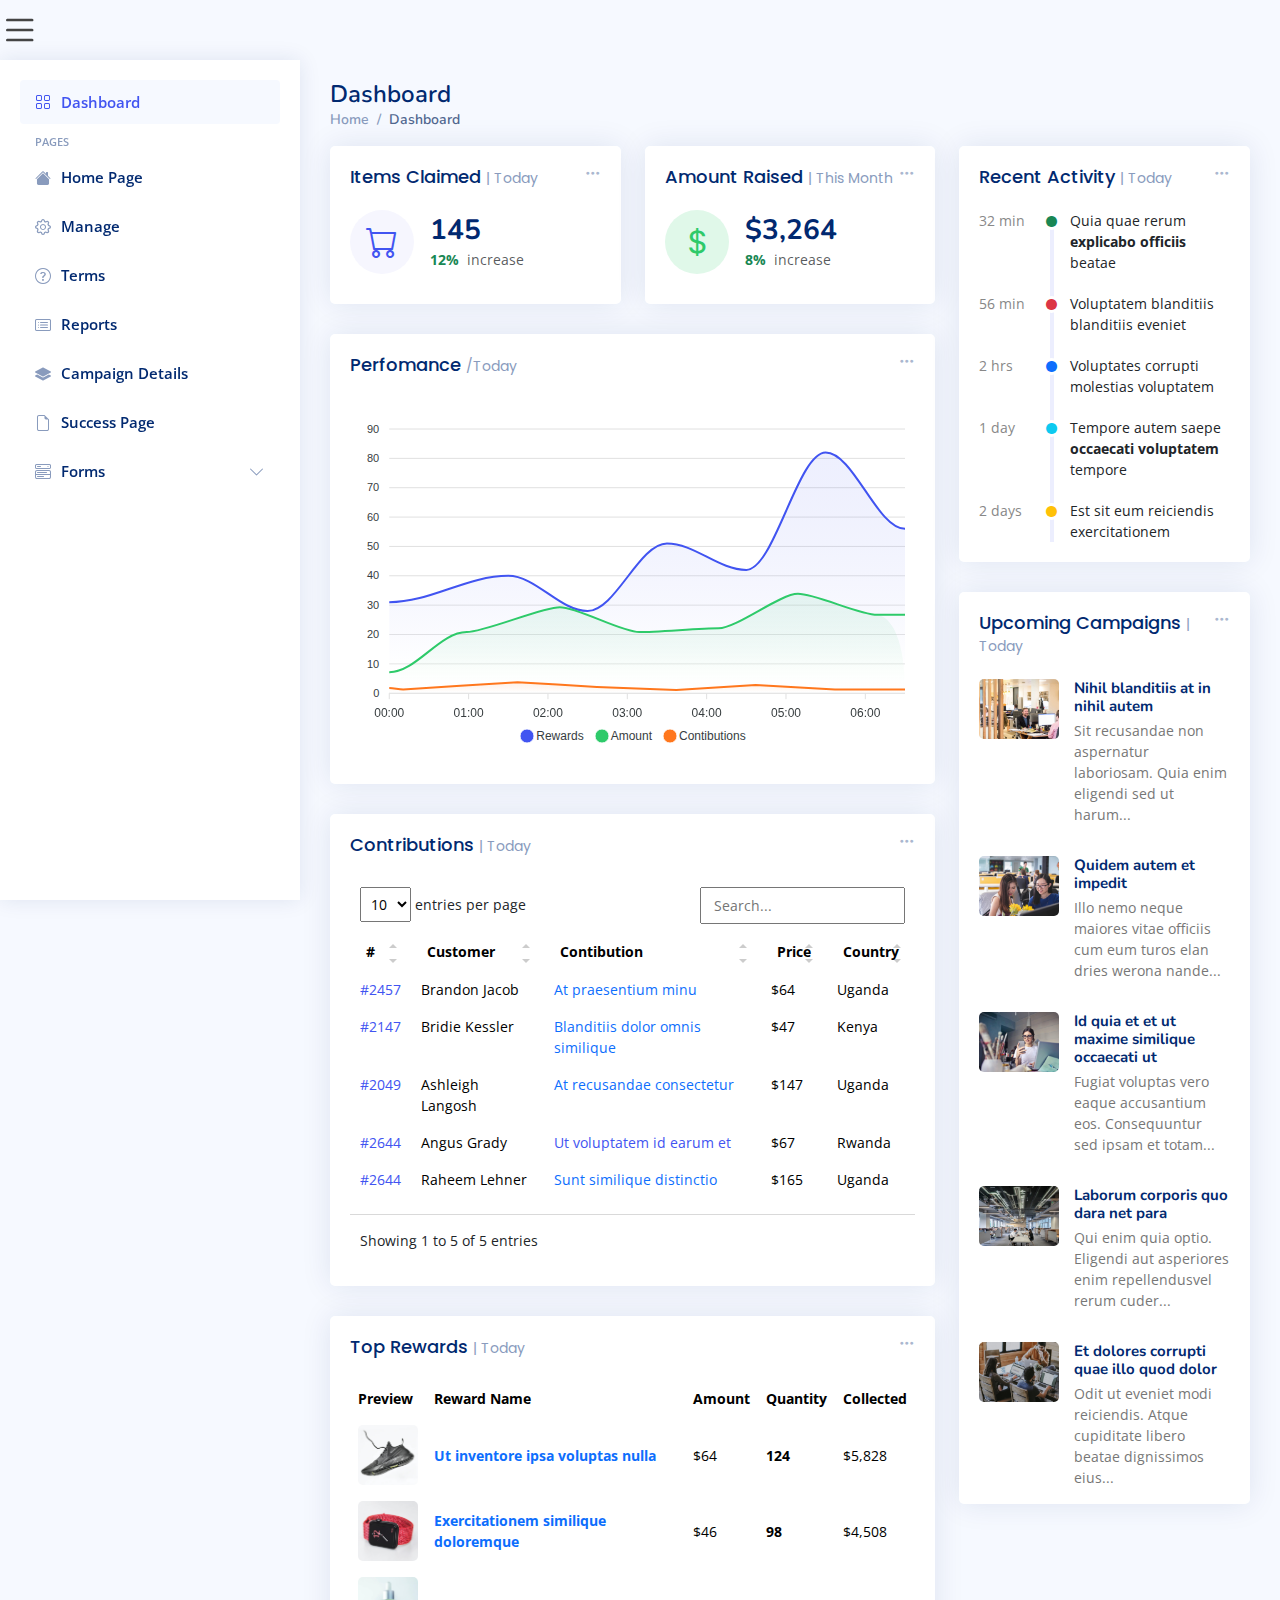
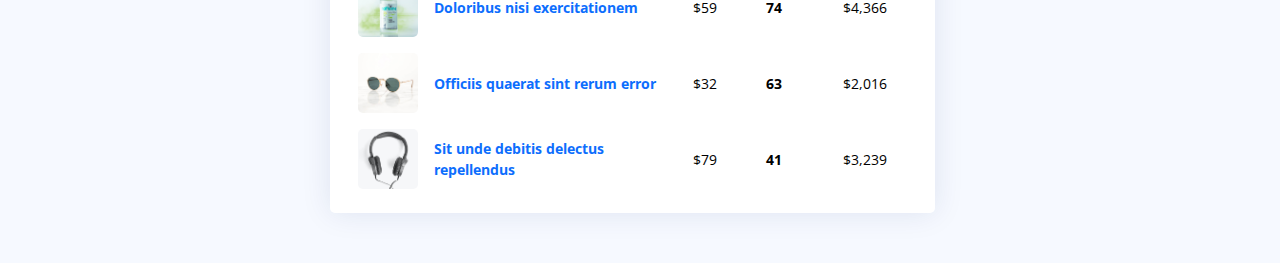
<file: index.html>
<!DOCTYPE html>
<html lang="en">

<head>
  <meta charset="utf-8">
  <meta content="width=device-width, initial-scale=1.0" name="viewport">

  <title>Dashboard - Crowd Funding</title>
  <meta content="" name="description">
  <meta content="" name="keywords">

  <!-- Favicons -->
  <link href="assets/img/favicon.png" rel="icon">
  <link href="assets/img/apple-touch-icon.png" rel="apple-touch-icon">

  <!-- Google Fonts -->
  <link href="https://fonts.gstatic.com" rel="preconnect">
  <link href="https://fonts.googleapis.com/css?family=Open+Sans:300,300i,400,400i,600,600i,700,700i|Nunito:300,300i,400,400i,600,600i,700,700i|Poppins:300,300i,400,400i,500,500i,600,600i,700,700i" rel="stylesheet">

  <!-- Vendor CSS Files -->
  <link href="assets/vendor/bootstrap/css/bootstrap.min.css" rel="stylesheet">
  <link href="assets/vendor/bootstrap-icons/bootstrap-icons.css" rel="stylesheet">
  <link href="assets/vendor/boxicons/css/boxicons.min.css" rel="stylesheet">
  <link href="assets/vendor/quill/quill.snow.css" rel="stylesheet">
  <link href="assets/vendor/quill/quill.bubble.css" rel="stylesheet">
  <link href="assets/vendor/remixicon/remixicon.css" rel="stylesheet">
  <link href="assets/vendor/simple-datatables/style.css" rel="stylesheet">

  <!-- Template Main CSS File -->
  <link href="assets/css/style.css" rel="stylesheet">

</head>

<body>

 
  <i class="bi bi-list toggle-sidebar-btn" style="font-size: 40px; position: fixed; top: 0vh;"></i>
  <!-- ======= Sidebar ======= -->
  <aside id="sidebar" class="sidebar">

    <ul class="sidebar-nav" id="sidebar-nav">

      <li class="nav-item">
        <a class="nav-link " href="index.html">
          <i class="bi bi-grid"></i>
          <span>Dashboard</span>
        </a>
      </li><!-- End Dashboard Nav -->

      <li class="nav-heading">Pages</li>

      <li class="nav-item">
        <a class="nav-link collapsed" href="home.html">
          <i class="bi bi-house-fill"></i>
          <span>Home Page</span>
        </a>
      </li>

      <li class="nav-item">
        <a class="nav-link collapsed" href="manage.html">
          <i class="bi bi-gear"></i>
          <span>Manage</span>
        </a>
      </li><!-- End Profile Page Nav -->

      <li class="nav-item">
        <a class="nav-link collapsed" href="terms.html">
          <i class="bi bi-question-circle"></i>
          <span>Terms</span>
        </a>
      </li><!-- End F.A.Q Page Nav -->


      <li class="nav-item">
        <a class="nav-link collapsed" href="reports.html">
          <i class="bi bi-card-list"></i>
          <span>Reports</span>
        </a>
      </li><!-- End Register Page Nav -->

      <li class="nav-item">
        <a class="nav-link collapsed" href="campaign.html">
          <i class="bi bi-layers-fill"></i>
          <span>Campaign Details</span>
        </a>
      </li><!-- End Error 404 Page Nav -->

      <li class="nav-item">
        <a class="nav-link collapsed" href="success.html">
          <i class="bi bi-file-earmark"></i>
          <span>Success Page</span>
        </a>
      </li><!-- End Blank Page Nav -->
      <li class="nav-item">
        <a class="nav-link collapsed" data-bs-target="#components-nav" data-bs-toggle="collapse" href="#">
          <i class="bi bi-menu-button-wide"></i><span>Forms</span><i class="bi bi-chevron-down ms-auto"></i>
        </a>
        <ul id="components-nav" class="nav-content collapse " data-bs-parent="#sidebar-nav">
          <li>
            <a href="creation.html">
              <i class="bi bi-circle"></i><span>Create Campaign</span>
            </a>
          </li>
          <li>
            <a href="rewards_form.html">
              <i class="bi bi-circle"></i><span>Campaign Rewards</span>
            </a>
          </li>
          <li>
            <a href="add_team.html">
              <i class="bi bi-circle"></i><span>Team Members</span>
            </a>
          </li>
          <li>
            <a href="add_media.html">
              <i class="bi bi-circle"></i><span>Media</span>
            </a>
          </li>
          
        </ul>
      </li>
    </ul>

  </aside><!-- End Sidebar-->

  <main id="main" class="main">

    <div class="pagetitle">
      <h1>Dashboard</h1>
      <nav>
        <ol class="breadcrumb">
          <li class="breadcrumb-item"><a href="home.html">Home</a></li>
          <li class="breadcrumb-item active">Dashboard</li>
        </ol>
      </nav>
    </div><!-- End Page Title -->

    <section class="section dashboard">
      <div class="row">

        <!-- Left side columns -->
        <div class="col-lg-8">
          <div class="row">

            <!-- Sales Card -->
            <div class="col-xxl-4 col-md-6">
              <div class="card info-card sales-card">

                <div class="filter">
                  <a class="icon" href="#" data-bs-toggle="dropdown"><i class="bi bi-three-dots"></i></a>
                  <ul class="dropdown-menu dropdown-menu-end dropdown-menu-arrow">
                    <li class="dropdown-header text-start">
                      <h6>Filter</h6>
                    </li>

                    <li><a class="dropdown-item" href="#">Today</a></li>
                    <li><a class="dropdown-item" href="#">This Month</a></li>
                    <li><a class="dropdown-item" href="#">This Year</a></li>
                  </ul>
                </div>

                <div class="card-body">
                  <h5 class="card-title">Items Claimed <span>| Today</span></h5>

                  <div class="d-flex align-items-center">
                    <div class="card-icon rounded-circle d-flex align-items-center justify-content-center">
                      <i class="bi bi-cart"></i>
                    </div>
                    <div class="ps-3">
                      <h6>145</h6>
                      <span class="text-success small pt-1 fw-bold">12%</span> <span class="text-muted small pt-2 ps-1">increase</span>

                    </div>
                  </div>
                </div>

              </div>
            </div><!-- End Sales Card -->

            <!-- Revenue Card -->
            <div class="col-xxl-4 col-md-6">
              <div class="card info-card revenue-card">

                <div class="filter">
                  <a class="icon" href="#" data-bs-toggle="dropdown"><i class="bi bi-three-dots"></i></a>
                  <ul class="dropdown-menu dropdown-menu-end dropdown-menu-arrow">
                    <li class="dropdown-header text-start">
                      <h6>Filter</h6>
                    </li>

                    <li><a class="dropdown-item" href="#">Today</a></li>
                    <li><a class="dropdown-item" href="#">This Month</a></li>
                    <li><a class="dropdown-item" href="#">This Year</a></li>
                  </ul>
                </div>

                <div class="card-body">
                  <h5 class="card-title">Amount Raised <span>| This Month</span></h5>

                  <div class="d-flex align-items-center">
                    <div class="card-icon rounded-circle d-flex align-items-center justify-content-center">
                      <i class="bi bi-currency-dollar"></i>
                    </div>
                    <div class="ps-3">
                      <h6>$3,264</h6>
                      <span class="text-success small pt-1 fw-bold">8%</span> <span class="text-muted small pt-2 ps-1">increase</span>

                    </div>
                  </div>
                </div>

              </div>
            </div><!-- End Revenue Card -->

            <!-- Reports -->
            <div class="col-12">
              <div class="card">

                <div class="filter">
                  <a class="icon" href="#" data-bs-toggle="dropdown"><i class="bi bi-three-dots"></i></a>
                  <ul class="dropdown-menu dropdown-menu-end dropdown-menu-arrow">
                    <li class="dropdown-header text-start">
                      <h6>Filter</h6>
                    </li>

                    <li><a class="dropdown-item" href="#">Today</a></li>
                    <li><a class="dropdown-item" href="#">This Month</a></li>
                    <li><a class="dropdown-item" href="#">This Year</a></li>
                  </ul>
                </div>

                <div class="card-body">
                  <h5 class="card-title">Perfomance <span>/Today</span></h5>

                  <!-- Line Chart -->
                  <div id="reportsChart"></div>

                  <script>
                    document.addEventListener("DOMContentLoaded", () => {
                      new ApexCharts(document.querySelector("#reportsChart"), {
                        series: [{
                          name: 'Rewards',
                          data: [31, 40, 28, 51, 42, 82, 56],
                        }, {
                          name: 'Amount',
                          data: [11, 32, 45, 32, 34, 52, 41]
                        }, {
                          name: 'Contibutions',
                          data: [15, 11, 32, 18, 9, 24, 11]
                        }],
                        chart: {
                          height: 350,
                          type: 'area',
                          toolbar: {
                            show: false
                          },
                        },
                        markers: {
                          size: 4
                        },
                        colors: ['#4154f1', '#2eca6a', '#ff771d'],
                        fill: {
                          type: "gradient",
                          gradient: {
                            shadeIntensity: 1,
                            opacityFrom: 0.3,
                            opacityTo: 0.4,
                            stops: [0, 90, 100]
                          }
                        },
                        dataLabels: {
                          enabled: false
                        },
                        stroke: {
                          curve: 'smooth',
                          width: 2
                        },
                        xaxis: {
                          type: 'datetime',
                          categories: ["2018-09-19T00:00:00.000Z", "2018-09-19T01:30:00.000Z", "2018-09-19T02:30:00.000Z", "2018-09-19T03:30:00.000Z", "2018-09-19T04:30:00.000Z", "2018-09-19T05:30:00.000Z", "2018-09-19T06:30:00.000Z"]
                        },
                        tooltip: {
                          x: {
                            format: 'dd/MM/yy HH:mm'
                          },
                        }
                      }).render();
                    });
                  </script>
                  <!-- End Line Chart -->

                </div>

              </div>
            </div><!-- End Reports -->

            <!-- Recent Sales -->
            <div class="col-12">
              <div class="card recent-sales overflow-auto">

                <div class="filter">
                  <a class="icon" href="#" data-bs-toggle="dropdown"><i class="bi bi-three-dots"></i></a>
                  <ul class="dropdown-menu dropdown-menu-end dropdown-menu-arrow">
                    <li class="dropdown-header text-start">
                      <h6>Filter</h6>
                    </li>

                    <li><a class="dropdown-item" href="#">Today</a></li>
                    <li><a class="dropdown-item" href="#">This Month</a></li>
                    <li><a class="dropdown-item" href="#">This Year</a></li>
                  </ul>
                </div>

                <div class="card-body">
                  <h5 class="card-title">Contributions <span>| Today</span></h5>

                  <table class="table table-borderless datatable">
                    <thead>
                      <tr>
                        <th scope="col">#</th>
                        <th scope="col">Customer</th>
                        <th scope="col">Contibution</th>
                        <th scope="col">Price</th>
                        <th scope="col">Country</th>
                      </tr>
                    </thead>
                    <tbody>
                      <tr>
                        <th scope="row"><a href="#">#2457</a></th>
                        <td>Brandon Jacob</td>
                        <td><a href="#" class="text-primary">At praesentium minu</a></td>
                        <td>$64</td>
                        <td><span>Uganda</span></td>
                      </tr>
                      <tr>
                        <th scope="row"><a href="#">#2147</a></th>
                        <td>Bridie Kessler</td>
                        <td><a href="#" class="text-primary">Blanditiis dolor omnis similique</a></td>
                        <td>$47</td>
                        <td><span>Kenya</span></td>
                      </tr>
                      <tr>
                        <th scope="row"><a href="#">#2049</a></th>
                        <td>Ashleigh Langosh</td>
                        <td><a href="#" class="text-primary">At recusandae consectetur</a></td>
                        <td>$147</td>
                        <td><span>Uganda</span></td>
                      </tr>
                      <tr>
                        <th scope="row"><a href="#">#2644</a></th>
                        <td>Angus Grady</td>
                        <td><a href="#" class="text-primar">Ut voluptatem id earum et</a></td>
                        <td>$67</td>
                        <td><span>Rwanda</span></td>
                      </tr>
                      <tr>
                        <th scope="row"><a href="#">#2644</a></th>
                        <td>Raheem Lehner</td>
                        <td><a href="#" class="text-primary">Sunt similique distinctio</a></td>
                        <td>$165</td>
                        <td><span>Uganda</span></td>
                      </tr>
                    </tbody>
                  </table>

                </div>

              </div>
            </div><!-- End Recent Sales -->

            <!-- Top Selling -->
            <div class="col-12">
              <div class="card top-selling overflow-auto">

                <div class="filter">
                  <a class="icon" href="#" data-bs-toggle="dropdown"><i class="bi bi-three-dots"></i></a>
                  <ul class="dropdown-menu dropdown-menu-end dropdown-menu-arrow">
                    <li class="dropdown-header text-start">
                      <h6>Filter</h6>
                    </li>

                    <li><a class="dropdown-item" href="#">Today</a></li>
                    <li><a class="dropdown-item" href="#">This Month</a></li>
                    <li><a class="dropdown-item" href="#">This Year</a></li>
                  </ul>
                </div>

                <div class="card-body pb-0">
                  <h5 class="card-title">Top Rewards <span>| Today</span></h5>

                  <table class="table table-borderless">
                    <thead>
                      <tr>
                        <th scope="col">Preview</th>
                        <th scope="col">Reward Name</th>
                        <th scope="col">Amount</th>
                        <th scope="col">Quantity</th>
                        <th scope="col">Collected</th>
                      </tr>
                    </thead>
                    <tbody>
                      <tr>
                        <th scope="row"><a href="#"><img src="assets/img/product-1.jpg" alt=""></a></th>
                        <td><a href="#" class="text-primary fw-bold">Ut inventore ipsa voluptas nulla</a></td>
                        <td>$64</td>
                        <td class="fw-bold">124</td>
                        <td>$5,828</td>
                      </tr>
                      <tr>
                        <th scope="row"><a href="#"><img src="assets/img/product-2.jpg" alt=""></a></th>
                        <td><a href="#" class="text-primary fw-bold">Exercitationem similique doloremque</a></td>
                        <td>$46</td>
                        <td class="fw-bold">98</td>
                        <td>$4,508</td>
                      </tr>
                      <tr>
                        <th scope="row"><a href="#"><img src="assets/img/product-3.jpg" alt=""></a></th>
                        <td><a href="#" class="text-primary fw-bold">Doloribus nisi exercitationem</a></td>
                        <td>$59</td>
                        <td class="fw-bold">74</td>
                        <td>$4,366</td>
                      </tr>
                      <tr>
                        <th scope="row"><a href="#"><img src="assets/img/product-4.jpg" alt=""></a></th>
                        <td><a href="#" class="text-primary fw-bold">Officiis quaerat sint rerum error</a></td>
                        <td>$32</td>
                        <td class="fw-bold">63</td>
                        <td>$2,016</td>
                      </tr>
                      <tr>
                        <th scope="row"><a href="#"><img src="assets/img/product-5.jpg" alt=""></a></th>
                        <td><a href="#" class="text-primary fw-bold">Sit unde debitis delectus repellendus</a></td>
                        <td>$79</td>
                        <td class="fw-bold">41</td>
                        <td>$3,239</td>
                      </tr>
                    </tbody>
                  </table>

                </div>

              </div>
            </div><!-- End Top Selling -->

          </div>
        </div><!-- End Left side columns -->

        <!-- Right side columns -->
        <div class="col-lg-4">

          <!-- Recent Activity -->
          <div class="card">
            <div class="filter">
              <a class="icon" href="#" data-bs-toggle="dropdown"><i class="bi bi-three-dots"></i></a>
              <ul class="dropdown-menu dropdown-menu-end dropdown-menu-arrow">
                <li class="dropdown-header text-start">
                  <h6>Filter</h6>
                </li>

                <li><a class="dropdown-item" href="#">Today</a></li>
                <li><a class="dropdown-item" href="#">This Month</a></li>
                <li><a class="dropdown-item" href="#">This Year</a></li>
              </ul>
            </div>

            <div class="card-body">
              <h5 class="card-title">Recent Activity <span>| Today</span></h5>

              <div class="activity">

                <div class="activity-item d-flex">
                  <div class="activite-label">32 min</div>
                  <i class='bi bi-circle-fill activity-badge text-success align-self-start'></i>
                  <div class="activity-content">
                    Quia quae rerum <a href="#" class="fw-bold text-dark">explicabo officiis</a> beatae
                  </div>
                </div><!-- End activity item-->

                <div class="activity-item d-flex">
                  <div class="activite-label">56 min</div>
                  <i class='bi bi-circle-fill activity-badge text-danger align-self-start'></i>
                  <div class="activity-content">
                    Voluptatem blanditiis blanditiis eveniet
                  </div>
                </div><!-- End activity item-->

                <div class="activity-item d-flex">
                  <div class="activite-label">2 hrs</div>
                  <i class='bi bi-circle-fill activity-badge text-primary align-self-start'></i>
                  <div class="activity-content">
                    Voluptates corrupti molestias voluptatem
                  </div>
                </div><!-- End activity item-->

                <div class="activity-item d-flex">
                  <div class="activite-label">1 day</div>
                  <i class='bi bi-circle-fill activity-badge text-info align-self-start'></i>
                  <div class="activity-content">
                    Tempore autem saepe <a href="#" class="fw-bold text-dark">occaecati voluptatem</a> tempore
                  </div>
                </div><!-- End activity item-->

                <div class="activity-item d-flex">
                  <div class="activite-label">2 days</div>
                  <i class='bi bi-circle-fill activity-badge text-warning align-self-start'></i>
                  <div class="activity-content">
                    Est sit eum reiciendis exercitationem
                  </div>
                </div><!-- End activity item-->
               
              </div>

            </div>
          </div><!-- End Recent Activity -->


          <!-- News & Updates Traffic -->
          <div class="card">
            <div class="filter">
              <a class="icon" href="#" data-bs-toggle="dropdown"><i class="bi bi-three-dots"></i></a>
              <ul class="dropdown-menu dropdown-menu-end dropdown-menu-arrow">
                <li class="dropdown-header text-start">
                  <h6>Filter</h6>
                </li>

                <li><a class="dropdown-item" href="#">Today</a></li>
                <li><a class="dropdown-item" href="#">This Month</a></li>
                <li><a class="dropdown-item" href="#">This Year</a></li>
              </ul>
            </div>

            <div class="card-body pb-0">
              <h5 class="card-title">Upcoming Campaigns <span>| Today</span></h5>

              <div class="news">
                <div class="post-item clearfix">
                  <img src="assets/img/news-1.jpg" alt="">
                  <h4><a href="#">Nihil blanditiis at in nihil autem</a></h4>
                  <p>Sit recusandae non aspernatur laboriosam. Quia enim eligendi sed ut harum...</p>
                </div>

                <div class="post-item clearfix">
                  <img src="assets/img/news-2.jpg" alt="">
                  <h4><a href="#">Quidem autem et impedit</a></h4>
                  <p>Illo nemo neque maiores vitae officiis cum eum turos elan dries werona nande...</p>
                </div>

                <div class="post-item clearfix">
                  <img src="assets/img/news-3.jpg" alt="">
                  <h4><a href="#">Id quia et et ut maxime similique occaecati ut</a></h4>
                  <p>Fugiat voluptas vero eaque accusantium eos. Consequuntur sed ipsam et totam...</p>
                </div>

                <div class="post-item clearfix">
                  <img src="assets/img/news-4.jpg" alt="">
                  <h4><a href="#">Laborum corporis quo dara net para</a></h4>
                  <p>Qui enim quia optio. Eligendi aut asperiores enim repellendusvel rerum cuder...</p>
                </div>

                <div class="post-item clearfix">
                  <img src="assets/img/news-5.jpg" alt="">
                  <h4><a href="#">Et dolores corrupti quae illo quod dolor</a></h4>
                  <p>Odit ut eveniet modi reiciendis. Atque cupiditate libero beatae dignissimos eius...</p>
                </div>

              </div><!-- End sidebar recent posts-->

            </div>
          </div><!-- End News & Updates -->

        </div><!-- End Right side columns -->

      </div>
    </section>

  </main><!-- End #main -->

  <a href="#" class="back-to-top d-flex align-items-center justify-content-center"><i class="bi bi-arrow-up-short"></i></a>

  <!-- Vendor JS Files -->
  <script src="assets/vendor/apexcharts/apexcharts.min.js"></script>
  <script src="assets/vendor/bootstrap/js/bootstrap.bundle.min.js"></script>
  <script src="assets/vendor/chart.js/chart.umd.js"></script>
  <script src="assets/vendor/echarts/echarts.min.js"></script>
  <script src="assets/vendor/quill/quill.js"></script>
  <script src="assets/vendor/simple-datatables/simple-datatables.js"></script>
  <script src="assets/vendor/tinymce/tinymce.min.js"></script>
  <script src="assets/vendor/php-email-form/validate.js"></script>

  <!-- Template Main JS File -->
  <script src="assets/js/main.js"></script>

</body>

</html>
</file>
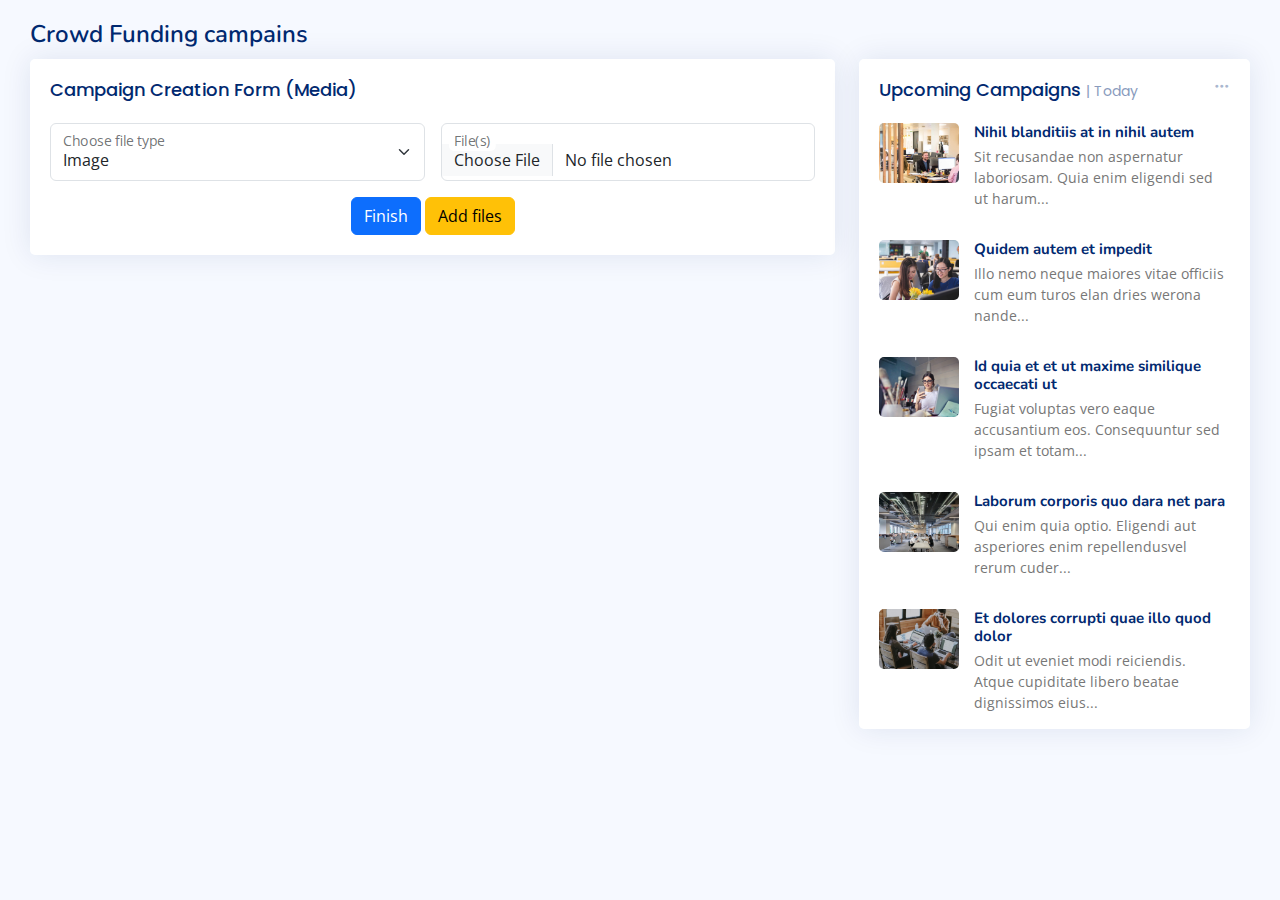
<file: add_media.html>
<!DOCTYPE html>
<html lang="en">

<head>
  <meta charset="utf-8">
  <meta content="width=device-width, initial-scale=1.0" name="viewport">

  <title>Crowd Funding</title>
  <meta content="" name="description">
  <meta content="" name="keywords">

  <!-- Favicons -->
  <link href="assets/img/favicon.png" rel="icon">
  <link href="assets/img/apple-touch-icon.png" rel="apple-touch-icon">

  <!-- Google Fonts -->
  <link href="https://fonts.gstatic.com" rel="preconnect">
  <link href="https://fonts.googleapis.com/css?family=Open+Sans:300,300i,400,400i,600,600i,700,700i|Nunito:300,300i,400,400i,600,600i,700,700i|Poppins:300,300i,400,400i,500,500i,600,600i,700,700i" rel="stylesheet">

  <!-- Vendor CSS Files -->
  <link href="assets/vendor/bootstrap/css/bootstrap.min.css" rel="stylesheet">
  <link href="assets/vendor/bootstrap-icons/bootstrap-icons.css" rel="stylesheet">
  <link href="assets/vendor/boxicons/css/boxicons.min.css" rel="stylesheet">
  <link href="assets/vendor/quill/quill.snow.css" rel="stylesheet">
  <link href="assets/vendor/quill/quill.bubble.css" rel="stylesheet">
  <link href="assets/vendor/remixicon/remixicon.css" rel="stylesheet">
  <link href="assets/vendor/simple-datatables/style.css" rel="stylesheet">

  <!-- Template Main CSS File -->
  <link href="assets/css/style.css" rel="stylesheet">

</head>
<body>
<style>
    .sidebar {
        display: none !important;
        width: 0 !important;
    }

</style>
<main id="main" class="main" style="margin: 0;">

    <div class="pagetitle">
      <h1>Crowd Funding campains</h1>
      
    </div><!-- End Page Title -->

    <section class="section dashboard">
      <div class="row">

        <!-- Left side columns -->
        <div class="col-lg-8">

            <div class="card">
                <div class="card-body">
                  <h5 class="card-title">Campaign Creation Form (Media)</h5>
    
                  <!-- Campaign Creation Form -->
                  <form class="row g-3">
                    <div class="col-md-6">
                      <div class="form-floating">
                        <select class="form-select" id="floatingSelect" aria-label="State">
                            <option value="Image">Image</option>
                            <option value="Video">Video</option>
                            <option value="Document">Document</option>
                          </select>
                        <label for="floatingEmail">Choose file type</label>
                      </div>
                    </div>
                    <div class="col-md-6">
                        <div class="form-floating">
                          <input type="file" class="form-control" id="floatingPassword" placeholder="Team Member's Image">
                          <label for="floatingEmail">File(s)</label>
                        </div>
                      </div>
                    
                    <div class="text-center">
                      <button type="submit" class="btn btn-primary">Finish </button>
                      <button type="submit" name="add" class="btn btn-warning">Add files</button> 
                    </div>
                  </form><!-- End Campaign Creation Form -->
    
                </div>
              </div>
  
        </div><!-- End Left side columns -->
        
        <style>
            .tox-statusbar__branding{
                display: none;
            }
            .tox-promotion{
                display: none;
            }
        </style>
        <!-- Right side columns -->
        <div class="col-lg-4">

            <!-- News & Updates Traffic -->
          <div class="card">
            <div class="filter">
              <a class="icon" href="#" data-bs-toggle="dropdown"><i class="bi bi-three-dots"></i></a>
              <ul class="dropdown-menu dropdown-menu-end dropdown-menu-arrow">
                <li class="dropdown-header text-start">
                  <h6>Filter</h6>
                </li>

                <li><a class="dropdown-item" href="#">Today</a></li>
                <li><a class="dropdown-item" href="#">This Month</a></li>
                <li><a class="dropdown-item" href="#">This Year</a></li>
              </ul>
            </div>

            <div class="card-body pb-0">
              <h5 class="card-title">Upcoming Campaigns <span>| Today</span></h5>

              <div class="news">
                <div class="post-item clearfix">
                  <img src="assets/img/news-1.jpg" alt="">
                  <h4><a href="#">Nihil blanditiis at in nihil autem</a></h4>
                  <p>Sit recusandae non aspernatur laboriosam. Quia enim eligendi sed ut harum...</p>
                </div>

                <div class="post-item clearfix">
                  <img src="assets/img/news-2.jpg" alt="">
                  <h4><a href="#">Quidem autem et impedit</a></h4>
                  <p>Illo nemo neque maiores vitae officiis cum eum turos elan dries werona nande...</p>
                </div>

                <div class="post-item clearfix">
                  <img src="assets/img/news-3.jpg" alt="">
                  <h4><a href="#">Id quia et et ut maxime similique occaecati ut</a></h4>
                  <p>Fugiat voluptas vero eaque accusantium eos. Consequuntur sed ipsam et totam...</p>
                </div>

                <div class="post-item clearfix">
                  <img src="assets/img/news-4.jpg" alt="">
                  <h4><a href="#">Laborum corporis quo dara net para</a></h4>
                  <p>Qui enim quia optio. Eligendi aut asperiores enim repellendusvel rerum cuder...</p>
                </div>

                <div class="post-item clearfix">
                  <img src="assets/img/news-5.jpg" alt="">
                  <h4><a href="#">Et dolores corrupti quae illo quod dolor</a></h4>
                  <p>Odit ut eveniet modi reiciendis. Atque cupiditate libero beatae dignissimos eius...</p>
                </div>

              </div><!-- End sidebar recent posts-->

            </div>
          </div><!-- End News & Updates -->

        </div><!-- End Right side columns -->

      </div>
    </section>

  </main><!-- End #main -->

  <a href="#" class="back-to-top d-flex align-items-center justify-content-center"><i class="bi bi-arrow-up-short"></i></a>

  <!-- Vendor JS Files -->
  <script src="assets/vendor/apexcharts/apexcharts.min.js"></script>
  <script src="assets/vendor/bootstrap/js/bootstrap.bundle.min.js"></script>
  <script src="assets/vendor/chart.js/chart.umd.js"></script>
  <script src="assets/vendor/echarts/echarts.min.js"></script>
  <script src="assets/vendor/quill/quill.js"></script>
  <script src="assets/vendor/simple-datatables/simple-datatables.js"></script>
  <script src="assets/vendor/tinymce/tinymce.min.js"></script>
  <script src="assets/vendor/php-email-form/validate.js"></script>

  <!-- Template Main JS File -->
  <script src="assets/js/main.js"></script>

</body>

</html>
</file>
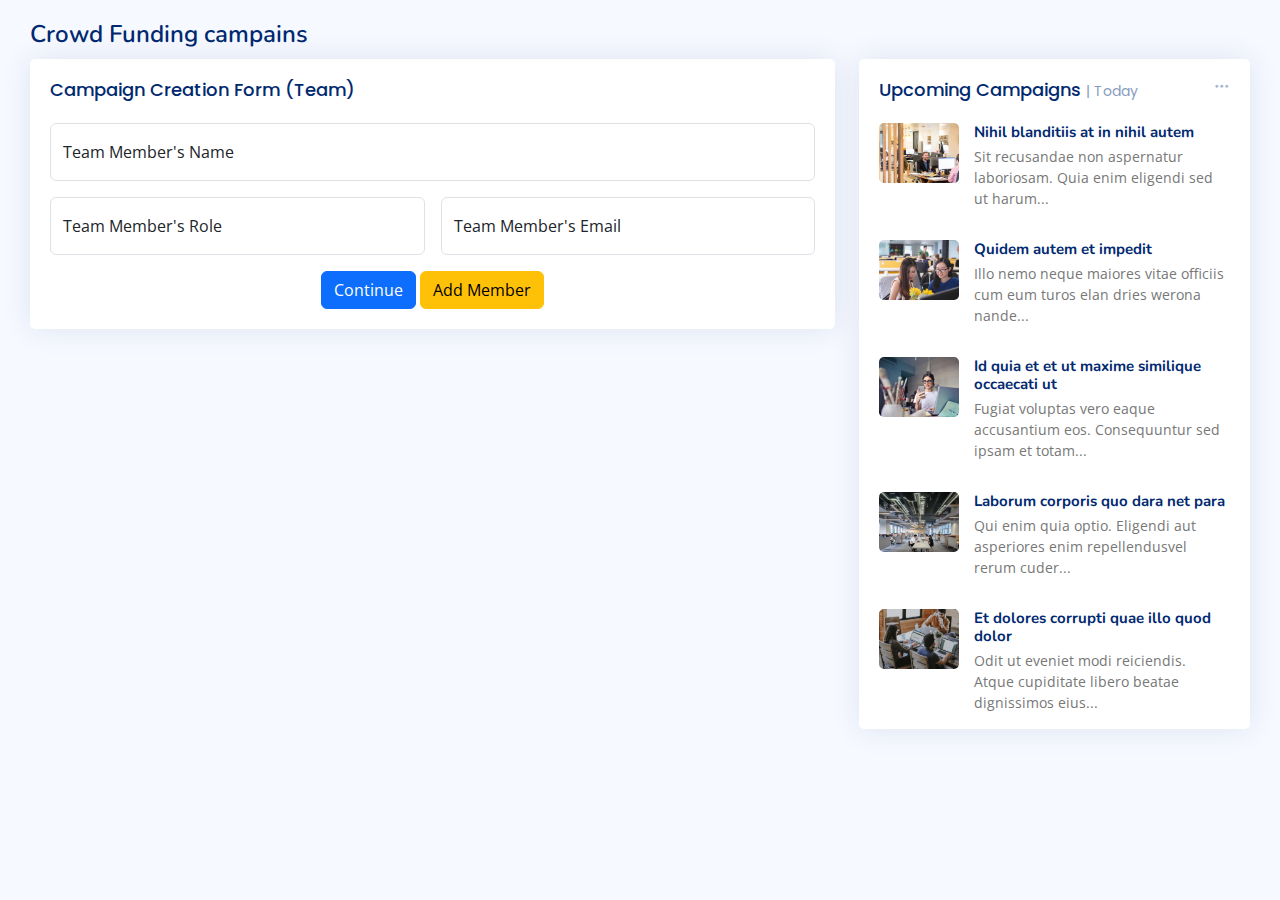
<file: add_team.html>
<!DOCTYPE html>
<html lang="en">

<head>
  <meta charset="utf-8">
  <meta content="width=device-width, initial-scale=1.0" name="viewport">

  <title>Crowd Funding</title>
  <meta content="" name="description">
  <meta content="" name="keywords">

  <!-- Favicons -->
  <link href="assets/img/favicon.png" rel="icon">
  <link href="assets/img/apple-touch-icon.png" rel="apple-touch-icon">

  <!-- Google Fonts -->
  <link href="https://fonts.gstatic.com" rel="preconnect">
  <link href="https://fonts.googleapis.com/css?family=Open+Sans:300,300i,400,400i,600,600i,700,700i|Nunito:300,300i,400,400i,600,600i,700,700i|Poppins:300,300i,400,400i,500,500i,600,600i,700,700i" rel="stylesheet">

  <!-- Vendor CSS Files -->
  <link href="assets/vendor/bootstrap/css/bootstrap.min.css" rel="stylesheet">
  <link href="assets/vendor/bootstrap-icons/bootstrap-icons.css" rel="stylesheet">
  <link href="assets/vendor/boxicons/css/boxicons.min.css" rel="stylesheet">
  <link href="assets/vendor/quill/quill.snow.css" rel="stylesheet">
  <link href="assets/vendor/quill/quill.bubble.css" rel="stylesheet">
  <link href="assets/vendor/remixicon/remixicon.css" rel="stylesheet">
  <link href="assets/vendor/simple-datatables/style.css" rel="stylesheet">

  <!-- Template Main CSS File -->
  <link href="assets/css/style.css" rel="stylesheet">

</head>
<body>
<style>
    .sidebar {
        display: none !important;
        width: 0 !important;
    }

</style>
<main id="main" class="main" style="margin: 0;">

    <div class="pagetitle">
      <h1>Crowd Funding campains</h1>
      
    </div><!-- End Page Title -->

    <section class="section dashboard">
      <div class="row">

        <!-- Left side columns -->
        <div class="col-lg-8">

            <div class="card">
                <div class="card-body">
                  <h5 class="card-title">Campaign Creation Form (Team)</h5>
    
                  <!-- Campaign Creation Form -->
                  <form class="row g-3">
                    <div class="col-md-12">
                      <div class="form-floating">
                        <input type="text" class="form-control" id="floatingName" placeholder="Team Member's Name">
                        <label for="floatingName">Team Member's Name</label>
                      </div>
                    </div>
                    <div class="col-md-6">
                      <div class="form-floating">
                        <input type="text" class="form-control" id="floatingPassword" placeholder="Team Member's Amount">
                        <label for="floatingEmail">Team Member's Role</label>
                      </div>
                    </div>
                    <div class="col-md-6">
                        <div class="form-floating">
                          <input type="text" class="form-control" id="floatingPassword" placeholder="Team Member's Image">
                          <label for="floatingEmail">Team Member's Email</label>
                        </div>
                      </div>
                    
                    <div class="text-center">
                      <button type="submit" class="btn btn-primary">Continue </button>
                      <button type="submit" name="add" class="btn btn-warning">Add Member</button> 
                    </div>
                  </form><!-- End Campaign Creation Form -->
    
                </div>
              </div>
  
        </div><!-- End Left side columns -->
        
        <style>
            .tox-statusbar__branding{
                display: none;
            }
            .tox-promotion{
                display: none;
            }
        </style>
        <!-- Right side columns -->
        <div class="col-lg-4">

            <!-- News & Updates Traffic -->
          <div class="card">
            <div class="filter">
              <a class="icon" href="#" data-bs-toggle="dropdown"><i class="bi bi-three-dots"></i></a>
              <ul class="dropdown-menu dropdown-menu-end dropdown-menu-arrow">
                <li class="dropdown-header text-start">
                  <h6>Filter</h6>
                </li>

                <li><a class="dropdown-item" href="#">Today</a></li>
                <li><a class="dropdown-item" href="#">This Month</a></li>
                <li><a class="dropdown-item" href="#">This Year</a></li>
              </ul>
            </div>

            <div class="card-body pb-0">
              <h5 class="card-title">Upcoming Campaigns <span>| Today</span></h5>

              <div class="news">
                <div class="post-item clearfix">
                  <img src="assets/img/news-1.jpg" alt="">
                  <h4><a href="#">Nihil blanditiis at in nihil autem</a></h4>
                  <p>Sit recusandae non aspernatur laboriosam. Quia enim eligendi sed ut harum...</p>
                </div>

                <div class="post-item clearfix">
                  <img src="assets/img/news-2.jpg" alt="">
                  <h4><a href="#">Quidem autem et impedit</a></h4>
                  <p>Illo nemo neque maiores vitae officiis cum eum turos elan dries werona nande...</p>
                </div>

                <div class="post-item clearfix">
                  <img src="assets/img/news-3.jpg" alt="">
                  <h4><a href="#">Id quia et et ut maxime similique occaecati ut</a></h4>
                  <p>Fugiat voluptas vero eaque accusantium eos. Consequuntur sed ipsam et totam...</p>
                </div>

                <div class="post-item clearfix">
                  <img src="assets/img/news-4.jpg" alt="">
                  <h4><a href="#">Laborum corporis quo dara net para</a></h4>
                  <p>Qui enim quia optio. Eligendi aut asperiores enim repellendusvel rerum cuder...</p>
                </div>

                <div class="post-item clearfix">
                  <img src="assets/img/news-5.jpg" alt="">
                  <h4><a href="#">Et dolores corrupti quae illo quod dolor</a></h4>
                  <p>Odit ut eveniet modi reiciendis. Atque cupiditate libero beatae dignissimos eius...</p>
                </div>

              </div><!-- End sidebar recent posts-->

            </div>
          </div><!-- End News & Updates -->

        </div><!-- End Right side columns -->

      </div>
    </section>

  </main><!-- End #main -->

  <a href="#" class="back-to-top d-flex align-items-center justify-content-center"><i class="bi bi-arrow-up-short"></i></a>

  <!-- Vendor JS Files -->
  <script src="assets/vendor/apexcharts/apexcharts.min.js"></script>
  <script src="assets/vendor/bootstrap/js/bootstrap.bundle.min.js"></script>
  <script src="assets/vendor/chart.js/chart.umd.js"></script>
  <script src="assets/vendor/echarts/echarts.min.js"></script>
  <script src="assets/vendor/quill/quill.js"></script>
  <script src="assets/vendor/simple-datatables/simple-datatables.js"></script>
  <script src="assets/vendor/tinymce/tinymce.min.js"></script>
  <script src="assets/vendor/php-email-form/validate.js"></script>

  <!-- Template Main JS File -->
  <script src="assets/js/main.js"></script>

</body>

</html>
</file>
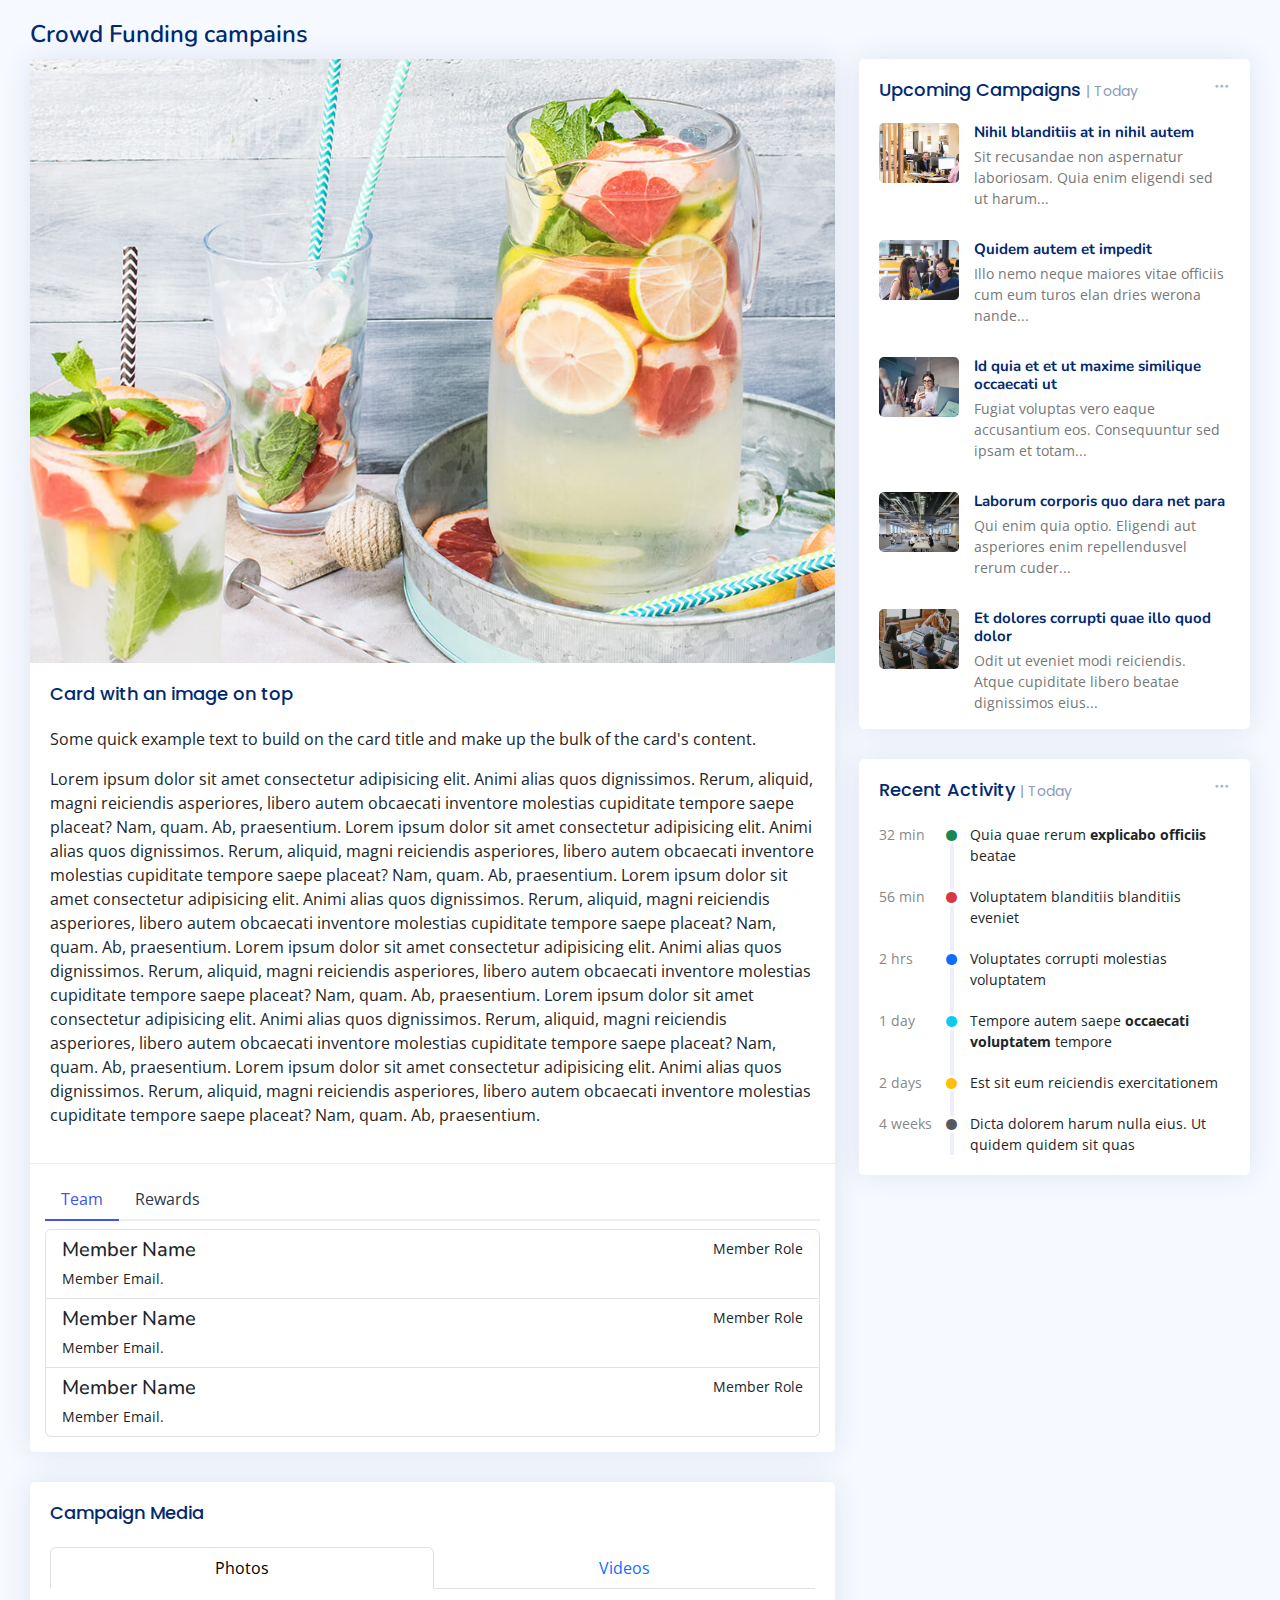
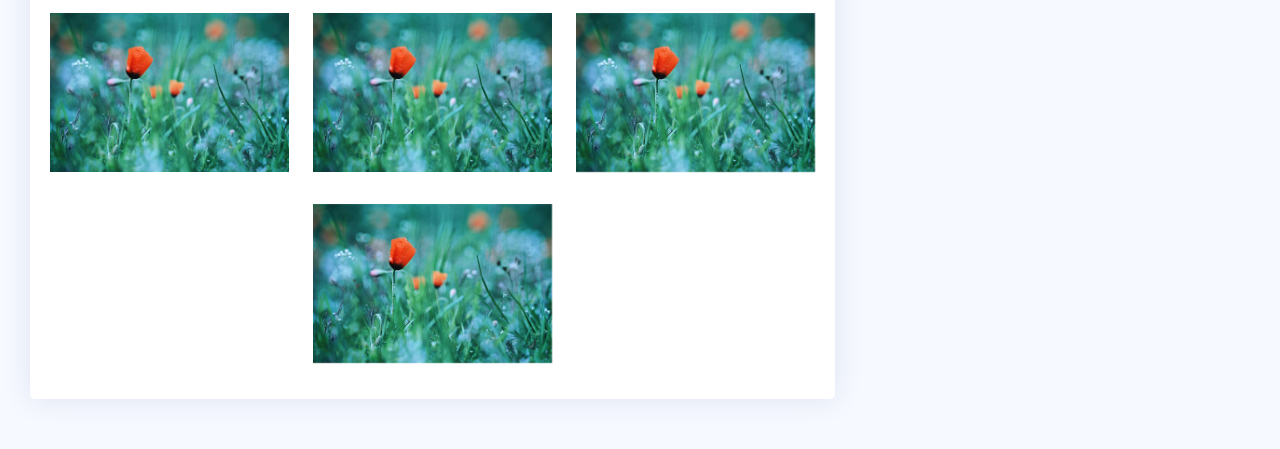
<file: campaign.html>
<!DOCTYPE html>
<html lang="en">

<head>
  <meta charset="utf-8">
  <meta content="width=device-width, initial-scale=1.0" name="viewport">

  <title>Crowd Funding</title>
  <meta content="" name="description">
  <meta content="" name="keywords">

  <!-- Favicons -->
  <link href="assets/img/favicon.png" rel="icon">
  <link href="assets/img/apple-touch-icon.png" rel="apple-touch-icon">

  <!-- Google Fonts -->
  <link href="https://fonts.gstatic.com" rel="preconnect">
  <link href="https://fonts.googleapis.com/css?family=Open+Sans:300,300i,400,400i,600,600i,700,700i|Nunito:300,300i,400,400i,600,600i,700,700i|Poppins:300,300i,400,400i,500,500i,600,600i,700,700i" rel="stylesheet">

  <!-- Vendor CSS Files -->
  <link href="assets/vendor/bootstrap/css/bootstrap.min.css" rel="stylesheet">
  <link href="assets/vendor/bootstrap-icons/bootstrap-icons.css" rel="stylesheet">
  <link href="assets/vendor/boxicons/css/boxicons.min.css" rel="stylesheet">
  <link href="assets/vendor/quill/quill.snow.css" rel="stylesheet">
  <link href="assets/vendor/quill/quill.bubble.css" rel="stylesheet">
  <link href="assets/vendor/remixicon/remixicon.css" rel="stylesheet">
  <link href="assets/vendor/simple-datatables/style.css" rel="stylesheet">

  <!-- Template Main CSS File -->
  <link href="assets/css/style.css" rel="stylesheet">

</head>
<body>
<style>
    .sidebar {
        display: none !important;
        width: 0 !important;
    }

</style>
<main id="main" class="main" style="margin: 0;">

    <div class="pagetitle">
      <h1>Crowd Funding campains</h1>
      
    </div><!-- End Page Title -->

    <section class="section dashboard">
      <div class="row">

        <!-- Left side columns -->
        <div class="col-lg-8">
          <div class="row">

            <div class="col-lg-12">

                <!-- Default Card -->
                <div class="card">
                    <img src="assets/img/card.jpg" class="card-img-top" alt="...">
                    <div class="card-body">
                      <h5 class="card-title">Card with an image on top</h5>
                      <p class="card-text">Some quick example text to build on the card title and make up the bulk of the card's content.</p>

                      <p>
                        Lorem ipsum dolor sit amet consectetur adipisicing elit. Animi alias quos dignissimos. Rerum, aliquid, magni reiciendis asperiores, libero autem obcaecati inventore molestias cupiditate tempore saepe placeat? Nam, quam. Ab, praesentium.
                        Lorem ipsum dolor sit amet consectetur adipisicing elit. Animi alias quos dignissimos. Rerum, aliquid, magni reiciendis asperiores, libero autem obcaecati inventore molestias cupiditate tempore saepe placeat? Nam, quam. Ab, praesentium.
                        Lorem ipsum dolor sit amet consectetur adipisicing elit. Animi alias quos dignissimos. Rerum, aliquid, magni reiciendis asperiores, libero autem obcaecati inventore molestias cupiditate tempore saepe placeat? Nam, quam. Ab, praesentium.
                        Lorem ipsum dolor sit amet consectetur adipisicing elit. Animi alias quos dignissimos. Rerum, aliquid, magni reiciendis asperiores, libero autem obcaecati inventore molestias cupiditate tempore saepe placeat? Nam, quam. Ab, praesentium.
                        Lorem ipsum dolor sit amet consectetur adipisicing elit. Animi alias quos dignissimos. Rerum, aliquid, magni reiciendis asperiores, libero autem obcaecati inventore molestias cupiditate tempore saepe placeat? Nam, quam. Ab, praesentium.
                        Lorem ipsum dolor sit amet consectetur adipisicing elit. Animi alias quos dignissimos. Rerum, aliquid, magni reiciendis asperiores, libero autem obcaecati inventore molestias cupiditate tempore saepe placeat? Nam, quam. Ab, praesentium.
                      </p>
                    </div>

                    <div class="card-footer">
                        <!-- Bordered Tabs -->
                        <ul class="nav nav-tabs nav-tabs-bordered" id="borderedTab" role="tablist">
                        <li class="nav-item" role="presentation">
                            <button class="nav-link active" id="home-tab" data-bs-toggle="tab" data-bs-target="#bordered-home" type="button" role="tab" aria-controls="home" aria-selected="true">Team</button>
                        </li>
                        <li class="nav-item" role="presentation">
                            <button class="nav-link" id="profile-tab" data-bs-toggle="tab" data-bs-target="#bordered-profile" type="button" role="tab" aria-controls="profile" aria-selected="false">Rewards</button>
                        </li>
                        
                        </ul>
                        <div class="tab-content pt-2" id="borderedTabContent">
                        <div class="tab-pane fade show active" id="bordered-home" role="tabpanel" aria-labelledby="home-tab">
                            <div class="list-group">
                                <a href="#" class="list-group-item list-group-item-action" aria-current="true">
                                  <div class="d-flex w-100 justify-content-between">
                                    <h5 class="mb-1">Member Name</h5>
                                    <small>Member Role</small>
                                  </div>
                                  <small>Member Email.</small>
                                </a>
                                <a href="#" class="list-group-item list-group-item-action">
                                  <div class="d-flex w-100 justify-content-between">
                                    <h5 class="mb-1">Member Name</h5>
                                    <small>Member Role</small>
                                  </div>
                                  <small>Member Email.</small>
                                </a>
                                <a href="#" class="list-group-item list-group-item-action">
                                    <div class="d-flex w-100 justify-content-between">
                                        <h5 class="mb-1">Member Name</h5>
                                        <small>Member Role</small>
                                      </div>
                                      <small>Member Email.</small>
                                </a>
                            </div>
                        </div>
                        <div class="tab-pane fade" id="bordered-profile" role="tabpanel" aria-labelledby="profile-tab">
                            <div class="row">
                                <div class="col-md-6">
                                    <div class="card mb-3">
                                        <div class="row g-0">
                                        <div class="col-md-4">
                                            <img src="assets/img/card.jpg" class="img-fluid rounded-start" alt="...">
                                        </div>
                                        <div class="col-md-8">
                                            <div class="card-body">
                                            <h6 style="color: #3884af;">Reward Name</h6>
                                            <small>This is a wider card with supporting text below as a natural lead-in to additional content.</small>
                                            </div>
                                        </div>
                                        </div>
                                        <div class="card-footer">
                                            <button type="button" class="btn btn-primary"><i class="bi bi-cash-coin"></i> Amount</button>
                                            <button type="button" class="btn btn-warning"><i class="bi bi-star me-1"></i> Quantity</button>
                                        </div>
                                        
                                    </div>

                                </div>
                                <div class="col-md-6">
                                    <div class="card mb-3">
                                        <div class="row g-0">
                                        <div class="col-md-4">
                                            <img src="assets/img/card.jpg" class="img-fluid rounded-start" alt="...">
                                        </div>
                                        <div class="col-md-8">
                                            <div class="card-body">
                                            <h6 style="color: #3884af;">Reward Name</h6>
                                            <small>This is a wider card with supporting text below as a natural lead-in to additional content.</small>
                                            </div>
                                        </div>
                                        </div>
                                        <div class="card-footer">
                                            <button type="button" class="btn btn-primary"><i class="bi bi-cash-coin"></i> Amount</button>
                                            <button type="button" class="btn btn-warning"><i class="bi bi-star me-1"></i> Quantity</button>
                                        </div>
                                        
                                    </div>

                                </div>
                            </div>
                        </div>
                       
                        </div><!-- End Bordered Tabs -->
                
                      </div>
                </div>
                <!-- End Default Card -->
            </div>

          </div>

          <div class="col-xxl-4 col-xl-12">

            <div class="card">
                <div class="card-body">
                  <h5 class="card-title">Campaign Media</h5>
    
                  <!-- Default Tabs -->
                  <ul class="nav nav-tabs d-flex" id="myTabjustified" role="tablist">
                    <li class="nav-item flex-fill" role="presentation">
                      <button class="nav-link w-100 active" id="home-tab" data-bs-toggle="tab" data-bs-target="#home-justified" type="button" role="tab" aria-controls="home" aria-selected="true">Photos</button>
                    </li>
                    <li class="nav-item flex-fill" role="presentation">
                      <button class="nav-link w-100" id="profile-tab" data-bs-toggle="tab" data-bs-target="#profile-justified" type="button" role="tab" aria-controls="profile" aria-selected="false">Videos</button>
                    </li>
                    
                  </ul>
                  <div class="tab-content pt-2" id="myTabjustifiedContent">
                    <div class="tab-pane fade show active" id="home-justified" role="tabpanel" aria-labelledby="home-tab">
                        <div class="row">
                            <div class="col-sm-4" style="margin: 2% auto;">
                                <div class="carousel-item active">
                                    <img src="assets/img/slides-1.jpg" class="d-block w-100" alt="...">
                                </div>
                                
                            </div>

                            <div class="col-sm-4" style="margin: 2% auto;">
                                <div class="carousel-item active">
                                    <img src="assets/img/slides-1.jpg" class="d-block w-100" alt="...">
                                </div>
                                
                            </div>

                            <div class="col-sm-4" style="margin: 2% auto;">
                                <div class="carousel-item active">
                                    <img src="assets/img/slides-1.jpg" class="d-block w-100" alt="...">
                                </div>
                                
                            </div>

                            <div class="col-sm-4" style="margin: 2% auto;">
                                <div class="carousel-item active">
                                    <img src="assets/img/slides-1.jpg" class="d-block w-100" alt="...">
                                </div>
                                
                            </div>

                            
                        </div>
                        
                    </div>
                    <div class="tab-pane fade" id="profile-justified" role="tabpanel" aria-labelledby="profile-tab">
                        <div class="row">
                            <div class="col-sm-4" style="margin: 2% auto;">
                                <div class="carousel-item active">
                                    <video src="assets/video/vid3.mp4" class="d-block w-100" controls></video>
                                </div>
                                
                            </div>

                            <div class="col-sm-4" style="margin: 2% auto;">
                                <div class="carousel-item active">
                                    <video src="assets/video/vid3.mp4" class="d-block w-100" controls></video>
                                </div>
                                
                            </div>

                            <div class="col-sm-4" style="margin: 2% auto;">
                                <div class="carousel-item active">
                                    <video src="assets/video/vid3.mp4" class="d-block w-100" controls></video>
                                </div>
                                
                            </div>
                            
                        </div>
                    </div>
                    
                  </div><!-- End Default Tabs -->
    
                </div>
              </div>

        </div>
        </div><!-- End Left side columns -->

        <!-- Right side columns -->
        <div class="col-lg-4">

            <!-- News & Updates Traffic -->
          <div class="card">
            <div class="filter">
              <a class="icon" href="#" data-bs-toggle="dropdown"><i class="bi bi-three-dots"></i></a>
              <ul class="dropdown-menu dropdown-menu-end dropdown-menu-arrow">
                <li class="dropdown-header text-start">
                  <h6>Filter</h6>
                </li>

                <li><a class="dropdown-item" href="#">Today</a></li>
                <li><a class="dropdown-item" href="#">This Month</a></li>
                <li><a class="dropdown-item" href="#">This Year</a></li>
              </ul>
            </div>

            <div class="card-body pb-0">
              <h5 class="card-title">Upcoming Campaigns <span>| Today</span></h5>

              <div class="news">
                <div class="post-item clearfix">
                  <img src="assets/img/news-1.jpg" alt="">
                  <h4><a href="#">Nihil blanditiis at in nihil autem</a></h4>
                  <p>Sit recusandae non aspernatur laboriosam. Quia enim eligendi sed ut harum...</p>
                </div>

                <div class="post-item clearfix">
                  <img src="assets/img/news-2.jpg" alt="">
                  <h4><a href="#">Quidem autem et impedit</a></h4>
                  <p>Illo nemo neque maiores vitae officiis cum eum turos elan dries werona nande...</p>
                </div>

                <div class="post-item clearfix">
                  <img src="assets/img/news-3.jpg" alt="">
                  <h4><a href="#">Id quia et et ut maxime similique occaecati ut</a></h4>
                  <p>Fugiat voluptas vero eaque accusantium eos. Consequuntur sed ipsam et totam...</p>
                </div>

                <div class="post-item clearfix">
                  <img src="assets/img/news-4.jpg" alt="">
                  <h4><a href="#">Laborum corporis quo dara net para</a></h4>
                  <p>Qui enim quia optio. Eligendi aut asperiores enim repellendusvel rerum cuder...</p>
                </div>

                <div class="post-item clearfix">
                  <img src="assets/img/news-5.jpg" alt="">
                  <h4><a href="#">Et dolores corrupti quae illo quod dolor</a></h4>
                  <p>Odit ut eveniet modi reiciendis. Atque cupiditate libero beatae dignissimos eius...</p>
                </div>

              </div><!-- End sidebar recent posts-->

            </div>
          </div><!-- End News & Updates -->
          <!-- Recent Activity -->
          <div class="card">
            <div class="filter">
              <a class="icon" href="#" data-bs-toggle="dropdown"><i class="bi bi-three-dots"></i></a>
              <ul class="dropdown-menu dropdown-menu-end dropdown-menu-arrow">
                <li class="dropdown-header text-start">
                  <h6>Filter</h6>
                </li>

                <li><a class="dropdown-item" href="#">Today</a></li>
                <li><a class="dropdown-item" href="#">This Month</a></li>
                <li><a class="dropdown-item" href="#">This Year</a></li>
              </ul>
            </div>

            <div class="card-body">
              <h5 class="card-title">Recent Activity <span>| Today</span></h5>

              <div class="activity">

                <div class="activity-item d-flex">
                  <div class="activite-label">32 min</div>
                  <i class='bi bi-circle-fill activity-badge text-success align-self-start'></i>
                  <div class="activity-content">
                    Quia quae rerum <a href="#" class="fw-bold text-dark">explicabo officiis</a> beatae
                  </div>
                </div><!-- End activity item-->

                <div class="activity-item d-flex">
                  <div class="activite-label">56 min</div>
                  <i class='bi bi-circle-fill activity-badge text-danger align-self-start'></i>
                  <div class="activity-content">
                    Voluptatem blanditiis blanditiis eveniet
                  </div>
                </div><!-- End activity item-->

                <div class="activity-item d-flex">
                  <div class="activite-label">2 hrs</div>
                  <i class='bi bi-circle-fill activity-badge text-primary align-self-start'></i>
                  <div class="activity-content">
                    Voluptates corrupti molestias voluptatem
                  </div>
                </div><!-- End activity item-->

                <div class="activity-item d-flex">
                  <div class="activite-label">1 day</div>
                  <i class='bi bi-circle-fill activity-badge text-info align-self-start'></i>
                  <div class="activity-content">
                    Tempore autem saepe <a href="#" class="fw-bold text-dark">occaecati voluptatem</a> tempore
                  </div>
                </div><!-- End activity item-->

                <div class="activity-item d-flex">
                  <div class="activite-label">2 days</div>
                  <i class='bi bi-circle-fill activity-badge text-warning align-self-start'></i>
                  <div class="activity-content">
                    Est sit eum reiciendis exercitationem
                  </div>
                </div><!-- End activity item-->

                <div class="activity-item d-flex">
                  <div class="activite-label">4 weeks</div>
                  <i class='bi bi-circle-fill activity-badge text-muted align-self-start'></i>
                  <div class="activity-content">
                    Dicta dolorem harum nulla eius. Ut quidem quidem sit quas
                  </div>
                </div><!-- End activity item-->

              </div>

            </div>
          </div><!-- End Recent Activity -->

          

        </div><!-- End Right side columns -->

      </div>
    </section>

  </main><!-- End #main -->

  <a href="#" class="back-to-top d-flex align-items-center justify-content-center"><i class="bi bi-arrow-up-short"></i></a>

  <!-- Vendor JS Files -->
  <script src="assets/vendor/apexcharts/apexcharts.min.js"></script>
  <script src="assets/vendor/bootstrap/js/bootstrap.bundle.min.js"></script>
  <script src="assets/vendor/chart.js/chart.umd.js"></script>
  <script src="assets/vendor/echarts/echarts.min.js"></script>
  <script src="assets/vendor/quill/quill.js"></script>
  <script src="assets/vendor/simple-datatables/simple-datatables.js"></script>
  <script src="assets/vendor/tinymce/tinymce.min.js"></script>
  <script src="assets/vendor/php-email-form/validate.js"></script>

  <!-- Template Main JS File -->
  <script src="assets/js/main.js"></script>

</body>

</html>
</file>
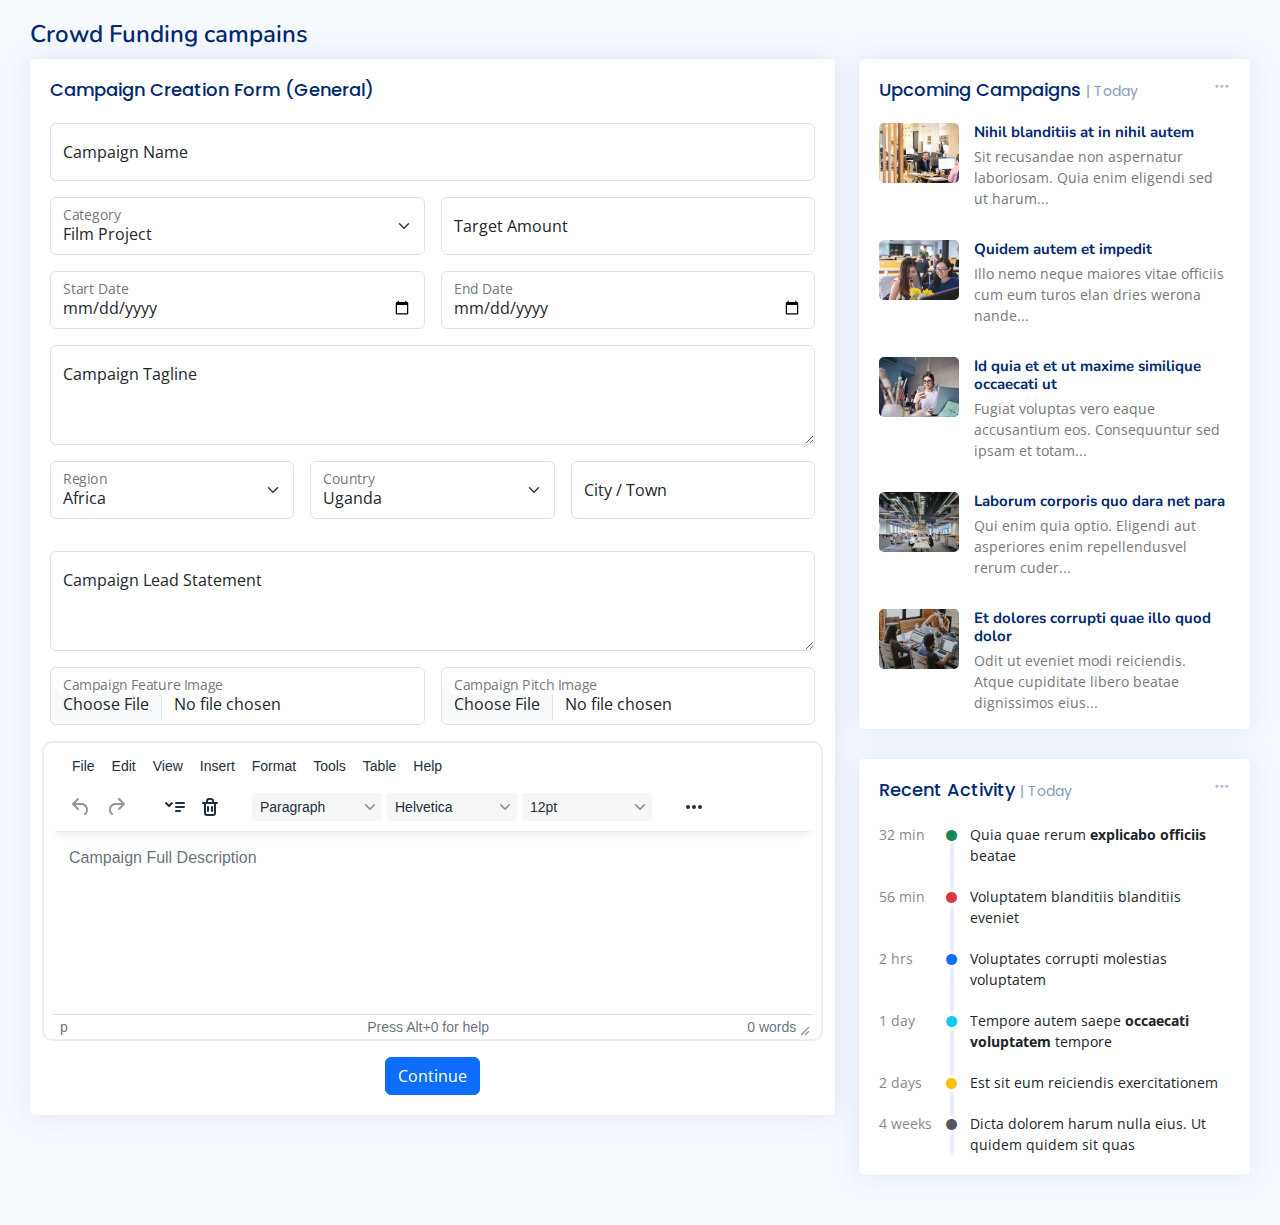
<file: creation.html>
<!DOCTYPE html>
<html lang="en">

<head>
  <meta charset="utf-8">
  <meta content="width=device-width, initial-scale=1.0" name="viewport">

  <title>Crowd Funding</title>
  <meta content="" name="description">
  <meta content="" name="keywords">

  <!-- Favicons -->
  <link href="assets/img/favicon.png" rel="icon">
  <link href="assets/img/apple-touch-icon.png" rel="apple-touch-icon">

  <!-- Google Fonts -->
  <link href="https://fonts.gstatic.com" rel="preconnect">
  <link href="https://fonts.googleapis.com/css?family=Open+Sans:300,300i,400,400i,600,600i,700,700i|Nunito:300,300i,400,400i,600,600i,700,700i|Poppins:300,300i,400,400i,500,500i,600,600i,700,700i" rel="stylesheet">

  <!-- Vendor CSS Files -->
  <link href="assets/vendor/bootstrap/css/bootstrap.min.css" rel="stylesheet">
  <link href="assets/vendor/bootstrap-icons/bootstrap-icons.css" rel="stylesheet">
  <link href="assets/vendor/boxicons/css/boxicons.min.css" rel="stylesheet">
  <link href="assets/vendor/quill/quill.snow.css" rel="stylesheet">
  <link href="assets/vendor/quill/quill.bubble.css" rel="stylesheet">
  <link href="assets/vendor/remixicon/remixicon.css" rel="stylesheet">
  <link href="assets/vendor/simple-datatables/style.css" rel="stylesheet">

  <!-- Template Main CSS File -->
  <link href="assets/css/style.css" rel="stylesheet">

</head>
<body>
<style>
    .sidebar {
        display: none !important;
        width: 0 !important;
    }

</style>
<main id="main" class="main" style="margin: 0;">

    <div class="pagetitle">
      <h1>Crowd Funding campains</h1>
      
    </div><!-- End Page Title -->

    <section class="section dashboard">
      <div class="row">

        <!-- Left side columns -->
        <div class="col-lg-8">

            <div class="card">
                <div class="card-body">
                  <h5 class="card-title">Campaign Creation Form (General)</h5>
    
                  <!-- Campaign Creation Form -->
                  <form class="row g-3">
                    <div class="col-md-12">
                      <div class="form-floating">
                        <input type="text" class="form-control" id="floatingName" placeholder="Campaign Name">
                        <label for="floatingName">Campaign Name</label>
                      </div>
                    </div>
                    <div class="col-md-6">
                      <div class="form-floating">
                        <select class="form-select" id="floatingSelect" aria-label="State">
                            <option value="Film Project">Film Project</option>
                            <option value="Workshop">Workshop</option>
                            <option value="Event">Event</option>
                          </select>
                        <label for="floatingEmail">Category</label>
                      </div>
                    </div>
                    <div class="col-md-6">
                      <div class="form-floating">
                        <input type="text" class="form-control" id="floatingPassword" placeholder="Target Amount">
                        <label for="floatingPassword">Target Amount</label>
                      </div>
                    </div>

                    <div class="col-md-6">
                        <div class="form-floating">
                          <input type="date" class="form-control" id="floatingPassword" placeholder="Start Date">
                          <label for="floatingPassword">Start Date</label>
                        </div>
                      </div>

                      <div class="col-md-6">
                        <div class="form-floating">
                          <input type="date" class="form-control" id="floatingPassword" placeholder="End Date">
                          <label for="floatingPassword">End Date</label>
                        </div>
                      </div>
                    <div class="col-12">
                      <div class="form-floating">
                        <textarea class="form-control" placeholder="Campaign Tagline (short info – 250 characters)" id="floatingTextarea" style="height: 100px;"></textarea>
                        <label for="floatingTextarea">Campaign Tagline</label>
                      </div>
                    </div>
                    <div class="col-md-4">
                      <div class="col-md-12">
                        <div class="form-floating">
                            <select class="form-select" id="floatingSelect" aria-label="State">
                                <option value="Africa">Africa</option>
                                <option value="Europe">Europe</option>
                                <option value="Asia">Asia</option>
                                <option value="Australia">Australia</option>
                                <option value="North America">North America</option>
                                <option value="South America">South America</option>
                              </select>
                          <label for="floatingCity">Region</label>
                        </div>
                      </div>
                    </div>
                    <div class="col-md-4">
                      <div class="form-floating mb-3">
                        <select class="form-select" id="floatingSelect" aria-label="State">
                          <option value="Uganda">Uganda</option>
                          <option value="2">DC</option>
                        </select>
                        <label for="floatingSelect">Country</label>
                      </div>
                    </div>
                    <div class="col-md-4">
                      <div class="form-floating">
                        <input type="text" class="form-control" id="floatingZip" placeholder="City / Town">
                        <label for="floatingZip">City / Town</label>
                      </div>
                    </div>

                    <div class="col-12">
                        <div class="form-floating">
                          <textarea class="form-control" placeholder="Campaign Lead Statement (one-
                            line short statement about your
                            campaign – 500 characters)" id="floatingTextarea" style="height: 100px;"></textarea>
                          <label for="floatingTextarea">Campaign Lead Statement</label>
                        </div>
                    </div>
                    <div class="col-md-6">
                        <div class="form-floating">
                          <input type="file" class="form-control" id="floatingPassword" placeholder="End Date">
                          <label for="floatingPassword">Campaign Feature Image</label>
                        </div>
                    </div>
                    <div class="col-md-6">
                        <div class="form-floating">
                          <input type="file" class="form-control" id="floatingPassword" placeholder="End Date">
                          <label for="floatingPassword">Campaign Pitch Image</label>
                        </div>
                    </div>
                    <textarea class="tinymce-editor" placeholder=" Campaign Full Description"> </textarea>


                    <div class="text-center">
                      <button type="submit" class="btn btn-primary">Continue</button>
                      <!-- <button type="reset" class="btn btn-secondary">Reset</button> -->
                    </div>
                  </form><!-- End Campaign Creation Form -->
    
                </div>
              </div>
  
        </div><!-- End Left side columns -->
       
        <!-- Right side columns -->
        <div class="col-lg-4">

            <!-- News & Updates Traffic -->
          <div class="card">
            <div class="filter">
              <a class="icon" href="#" data-bs-toggle="dropdown"><i class="bi bi-three-dots"></i></a>
              <ul class="dropdown-menu dropdown-menu-end dropdown-menu-arrow">
                <li class="dropdown-header text-start">
                  <h6>Filter</h6>
                </li>

                <li><a class="dropdown-item" href="#">Today</a></li>
                <li><a class="dropdown-item" href="#">This Month</a></li>
                <li><a class="dropdown-item" href="#">This Year</a></li>
              </ul>
            </div>

            <div class="card-body pb-0">
              <h5 class="card-title">Upcoming Campaigns <span>| Today</span></h5>

              <div class="news">
                <div class="post-item clearfix">
                  <img src="assets/img/news-1.jpg" alt="">
                  <h4><a href="#">Nihil blanditiis at in nihil autem</a></h4>
                  <p>Sit recusandae non aspernatur laboriosam. Quia enim eligendi sed ut harum...</p>
                </div>

                <div class="post-item clearfix">
                  <img src="assets/img/news-2.jpg" alt="">
                  <h4><a href="#">Quidem autem et impedit</a></h4>
                  <p>Illo nemo neque maiores vitae officiis cum eum turos elan dries werona nande...</p>
                </div>

                <div class="post-item clearfix">
                  <img src="assets/img/news-3.jpg" alt="">
                  <h4><a href="#">Id quia et et ut maxime similique occaecati ut</a></h4>
                  <p>Fugiat voluptas vero eaque accusantium eos. Consequuntur sed ipsam et totam...</p>
                </div>

                <div class="post-item clearfix">
                  <img src="assets/img/news-4.jpg" alt="">
                  <h4><a href="#">Laborum corporis quo dara net para</a></h4>
                  <p>Qui enim quia optio. Eligendi aut asperiores enim repellendusvel rerum cuder...</p>
                </div>

                <div class="post-item clearfix">
                  <img src="assets/img/news-5.jpg" alt="">
                  <h4><a href="#">Et dolores corrupti quae illo quod dolor</a></h4>
                  <p>Odit ut eveniet modi reiciendis. Atque cupiditate libero beatae dignissimos eius...</p>
                </div>

              </div><!-- End sidebar recent posts-->

            </div>
          </div><!-- End News & Updates -->
          <!-- Recent Activity -->
          <div class="card">
            <div class="filter">
              <a class="icon" href="#" data-bs-toggle="dropdown"><i class="bi bi-three-dots"></i></a>
              <ul class="dropdown-menu dropdown-menu-end dropdown-menu-arrow">
                <li class="dropdown-header text-start">
                  <h6>Filter</h6>
                </li>

                <li><a class="dropdown-item" href="#">Today</a></li>
                <li><a class="dropdown-item" href="#">This Month</a></li>
                <li><a class="dropdown-item" href="#">This Year</a></li>
              </ul>
            </div>

            <div class="card-body">
              <h5 class="card-title">Recent Activity <span>| Today</span></h5>

              <div class="activity">

                <div class="activity-item d-flex">
                  <div class="activite-label">32 min</div>
                  <i class='bi bi-circle-fill activity-badge text-success align-self-start'></i>
                  <div class="activity-content">
                    Quia quae rerum <a href="#" class="fw-bold text-dark">explicabo officiis</a> beatae
                  </div>
                </div><!-- End activity item-->

                <div class="activity-item d-flex">
                  <div class="activite-label">56 min</div>
                  <i class='bi bi-circle-fill activity-badge text-danger align-self-start'></i>
                  <div class="activity-content">
                    Voluptatem blanditiis blanditiis eveniet
                  </div>
                </div><!-- End activity item-->

                <div class="activity-item d-flex">
                  <div class="activite-label">2 hrs</div>
                  <i class='bi bi-circle-fill activity-badge text-primary align-self-start'></i>
                  <div class="activity-content">
                    Voluptates corrupti molestias voluptatem
                  </div>
                </div><!-- End activity item-->

                <div class="activity-item d-flex">
                  <div class="activite-label">1 day</div>
                  <i class='bi bi-circle-fill activity-badge text-info align-self-start'></i>
                  <div class="activity-content">
                    Tempore autem saepe <a href="#" class="fw-bold text-dark">occaecati voluptatem</a> tempore
                  </div>
                </div><!-- End activity item-->

                <div class="activity-item d-flex">
                  <div class="activite-label">2 days</div>
                  <i class='bi bi-circle-fill activity-badge text-warning align-self-start'></i>
                  <div class="activity-content">
                    Est sit eum reiciendis exercitationem
                  </div>
                </div><!-- End activity item-->

                <div class="activity-item d-flex">
                  <div class="activite-label">4 weeks</div>
                  <i class='bi bi-circle-fill activity-badge text-muted align-self-start'></i>
                  <div class="activity-content">
                    Dicta dolorem harum nulla eius. Ut quidem quidem sit quas
                  </div>
                </div><!-- End activity item-->

              </div>

            </div>
          </div><!-- End Recent Activity -->

          

        </div><!-- End Right side columns -->

      </div>
    </section>

  </main><!-- End #main -->

  <a href="#" class="back-to-top d-flex align-items-center justify-content-center"><i class="bi bi-arrow-up-short"></i></a>

  <!-- Vendor JS Files -->
  <script src="assets/vendor/apexcharts/apexcharts.min.js"></script>
  <script src="assets/vendor/bootstrap/js/bootstrap.bundle.min.js"></script>
  <script src="assets/vendor/chart.js/chart.umd.js"></script>
  <script src="assets/vendor/echarts/echarts.min.js"></script>
  <script src="assets/vendor/quill/quill.js"></script>
  <script src="assets/vendor/simple-datatables/simple-datatables.js"></script>
  <script src="assets/vendor/tinymce/tinymce.min.js"></script>
  <script src="assets/vendor/php-email-form/validate.js"></script>

  <!-- Template Main JS File -->
  <script src="assets/js/main.js"></script>

</body>

</html>
</file>
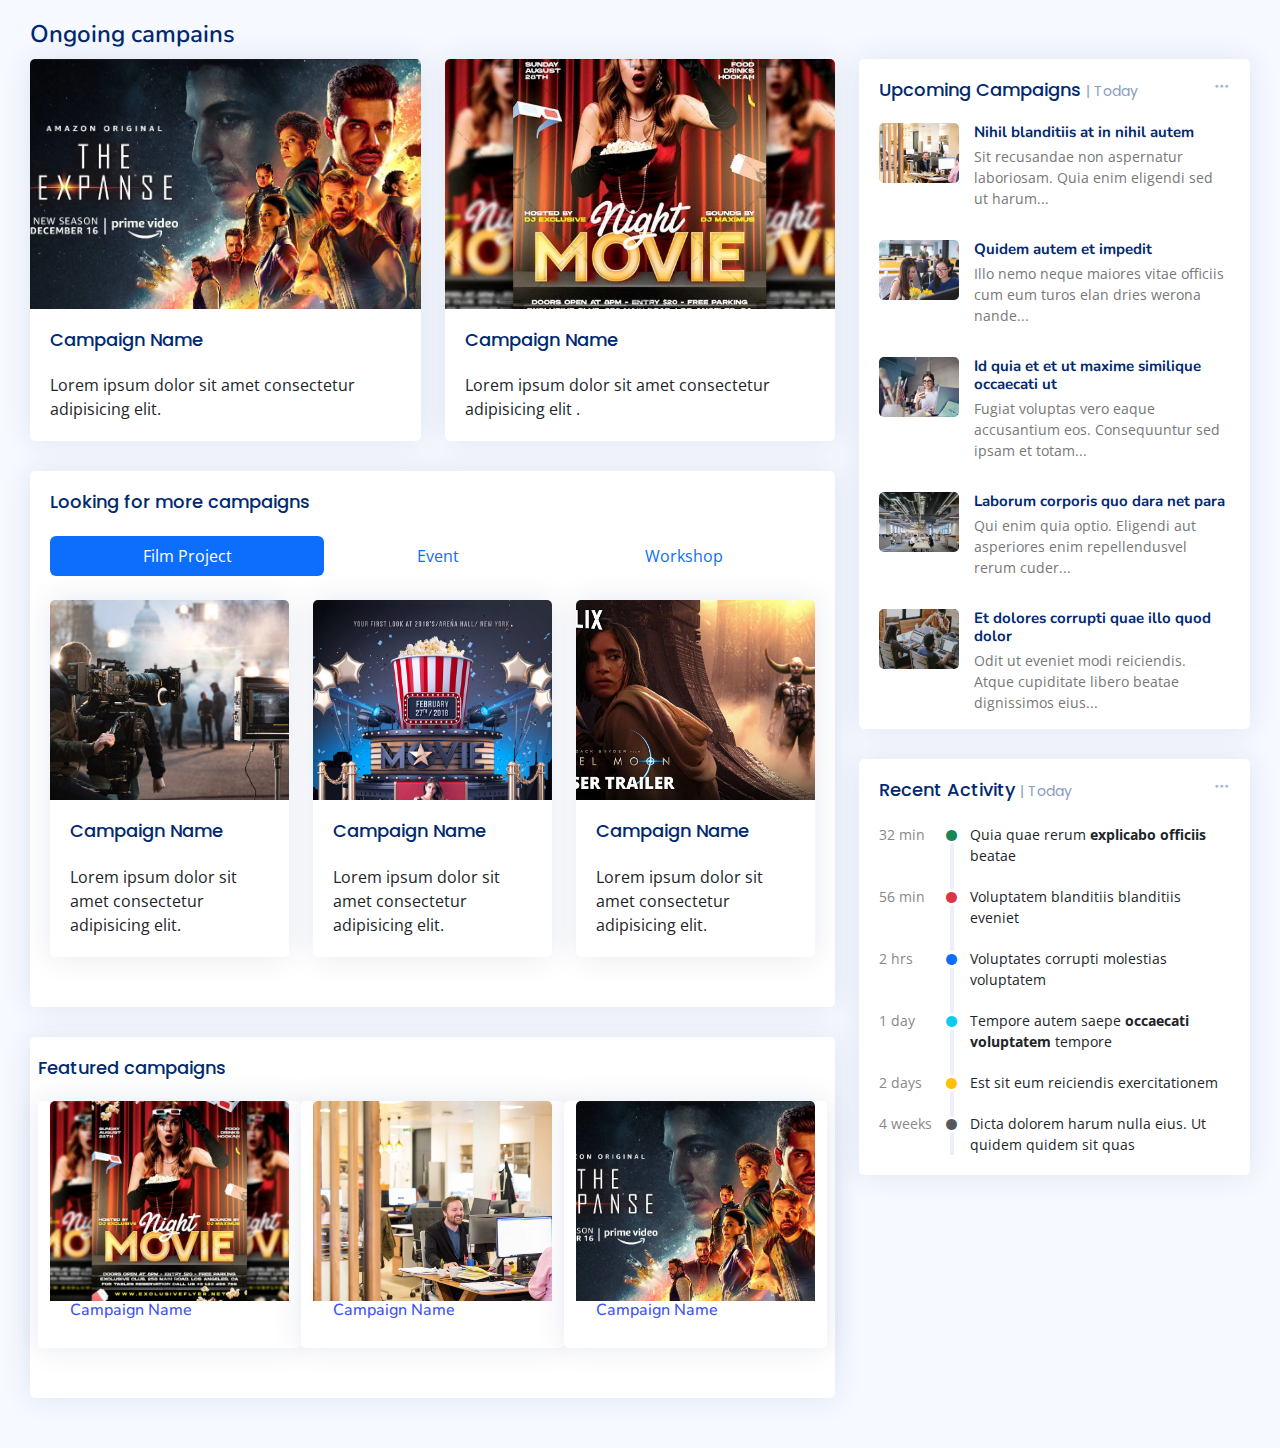
<file: home.html>
<!DOCTYPE html>
<html lang="en">

<head>
  <meta charset="utf-8">
  <meta content="width=device-width, initial-scale=1.0" name="viewport">

  <title>Crowd Funding</title>
  <meta content="" name="description">
  <meta content="" name="keywords">

  <!-- Favicons -->
  <link href="assets/img/favicon.png" rel="icon">
  <link href="assets/img/apple-touch-icon.png" rel="apple-touch-icon">

  <!-- Google Fonts -->
  <link href="https://fonts.gstatic.com" rel="preconnect">
  <link href="https://fonts.googleapis.com/css?family=Open+Sans:300,300i,400,400i,600,600i,700,700i|Nunito:300,300i,400,400i,600,600i,700,700i|Poppins:300,300i,400,400i,500,500i,600,600i,700,700i" rel="stylesheet">

  <!-- Vendor CSS Files -->
  <link href="assets/vendor/bootstrap/css/bootstrap.min.css" rel="stylesheet">
  <link href="assets/vendor/bootstrap-icons/bootstrap-icons.css" rel="stylesheet">
  <link href="assets/vendor/boxicons/css/boxicons.min.css" rel="stylesheet">
  <link href="assets/vendor/quill/quill.snow.css" rel="stylesheet">
  <link href="assets/vendor/quill/quill.bubble.css" rel="stylesheet">
  <link href="assets/vendor/remixicon/remixicon.css" rel="stylesheet">
  <link href="assets/vendor/simple-datatables/style.css" rel="stylesheet">

  <!-- Template Main CSS File -->
  <link href="assets/css/style.css" rel="stylesheet">

</head>
<body>
<style>
    .sidebar {
        display: none !important;
        width: 0 !important;
    }

</style>
<main id="main" class="main" style="margin: 0;">

    <div class="pagetitle">
      <h1>Ongoing campains</h1>
      
    </div><!-- End Page Title -->

    <section class="section dashboard">
      <div class="row">

        <!-- Left side columns -->
        <div class="col-lg-8">
          <div class="row">

            <div class="col-lg-6">

                <!-- Default Card -->
                <div class="card">
                    <a href=""><img style="width: 100%; height: 250px; object-fit: cover;" src="assets/img/exp.png" class="card-img-top" alt="..."></a>
                    <div class="card-body">
                      <a href=""><h5 class="card-title">Campaign Name </h5> </a>
                      <p class="card-text">Lorem ipsum dolor sit amet consectetur adipisicing elit.</p>
                    </div>
                </div>
                <!-- End Default Card -->
            </div>

            <div class="col-lg-6">

                <!-- Default Card -->
                <div class="card">
                    <a href=""><img style="width: 100%; height: 250px; object-fit: cover;" src="assets/img/profile-img.jpg" class="card-img-top" alt="..."></a>
                    <div class="card-body">
                      <a href=""><h5 class="card-title">Campaign Name</h5></a>
                      <p class="card-text">
                        Lorem ipsum dolor sit amet consectetur adipisicing elit
                        .</p>
                    </div>
                </div>
                <!-- End Default Card -->
            </div>

            

            <!-- Customers Card -->
            <div class="col-xxl-4 col-xl-12">

                <div class="card">
                    <div class="card-body">
                      <h5 class="card-title">Looking for more campaigns</h5>
        
                      <!-- Default Tabs -->
                      <ul class="nav nav-pills mb-3" id="pills-tab" role="tablist">
                        <li class="nav-item flex-fill" role="presentation">
                          <button class="nav-link w-100 active" id="home-tab" data-bs-toggle="tab" data-bs-target="#home-justified" type="button" role="tab" aria-controls="home" aria-selected="true">Film Project</button>
                        </li>
                        <li class="nav-item flex-fill" role="presentation">
                          <button class="nav-link w-100" id="profile-tab" data-bs-toggle="tab" data-bs-target="#profile-justified" type="button" role="tab" aria-controls="profile" aria-selected="false">Event</button>
                        </li>
                        <li class="nav-item flex-fill" role="presentation">
                          <button class="nav-link w-100" id="contact-tab" data-bs-toggle="tab" data-bs-target="#contact-justified" type="button" role="tab" aria-controls="contact" aria-selected="false">Workshop</button>
                        </li>
                      </ul>
                      <div class="tab-content pt-2" id="myTabjustifiedContent">
                        <div class="tab-pane fade show active" id="home-justified" role="tabpanel" aria-labelledby="home-tab">
                            <div class="row">
                                <div class="col-sm-4">
                                    <div class="card">
                                        <a href=""><img style="width: 100%; height: 200px; object-fit: cover;" src="assets/img/film.jpg" class="card-img-top" alt="..."></a>
                                        <div class="card-body">
                                          <a href=""><h5 class="card-title">Campaign Name</h5></a>
                                          <p class="card-text">Lorem ipsum dolor sit amet consectetur adipisicing elit.</p>
                                        </div>
                                    </div>
                                </div>

                                <div class="col-sm-4">
                                    <div class="card">
                                        <a href=""><img style="width: 100%; height: 200px; object-fit: cover;" src="assets/img/premier.jpg" class="card-img-top" alt="..."></a>
                                        <div class="card-body">
                                          <a href=""><h5 class="card-title">Campaign Name</h5></a>
                                          <p class="card-text">Lorem ipsum dolor sit amet consectetur adipisicing elit.</p>
                                        </div>
                                    </div>
                                </div>

                                <div class="col-sm-4">
                                    <div class="card">
                                        <a href=""><img style="width: 100%; height: 200px; object-fit: cover;" src="assets/img/rebel_moon_landscape.jpg" class="card-img-top" alt="..."></a>
                                        <div class="card-body">
                                          <a href=""><h5 class="card-title">Campaign Name</h5></a>
                                          <p class="card-text">Lorem ipsum dolor sit amet consectetur adipisicing elit.</p>
                                        </div>
                                    </div>
                                </div>
                            </div>
                            
                        </div>
                        <div class="tab-pane fade" id="profile-justified" role="tabpanel" aria-labelledby="profile-tab">
                          Nesciunt totam et. Consequuntur magnam aliquid eos nulla dolor iure eos quia. Accusantium distinctio omnis et atque fugiat. Itaque doloremque aliquid sint quasi quia distinctio similique. Voluptate nihil recusandae mollitia dolores. Ut laboriosam voluptatum dicta.
                        </div>
                        <div class="tab-pane fade" id="contact-justified" role="tabpanel" aria-labelledby="contact-tab">
                          Saepe animi et soluta ad odit soluta sunt. Nihil quos omnis animi debitis cumque. Accusantium quibusdam perspiciatis qui qui omnis magnam. Officiis accusamus impedit molestias nostrum veniam. Qui amet ipsum iure. Dignissimos fuga tempore dolor.
                        </div>
                      </div><!-- End Default Tabs -->
        
                    </div>
                  </div>

            </div><!-- End Customers Card -->

            
            <!-- Recent Sales -->
            <div class="col-12">
                <div class="card">
                    <div class="card-body row">
                      <h5 class="card-title">Featured campaigns</h5>
        
                      <div class="card col-sm-4">
                        <a href=""><img style="width: 100%; height: 200px; object-fit: cover;" src="assets/img/profile-img.jpg" class="card-img-top" alt="..."></a>
                        <div class="card-body">
                          <a href=""><h6 >Campaign Name</h6></a>
                        </div>
                      </div>

                      <div class="card col-sm-4">
                        <a href=""><img style="width: 100%; height: 200px; object-fit: cover;" src="assets/img/news-1.jpg" class="card-img-top" alt="..."></a>
                        <div class="card-body">
                          <a href=""><h6 >Campaign Name</h6></a>
                        </div>
                      </div>

                      <div class="card col-sm-4">
                        <a href=""><img style="width: 100%; height: 200px; object-fit: cover;" src="assets/img/exp.png" class="card-img-top" alt="..."></a>
                        <div class="card-body">
                          <a href=""><h6 >Campaign Name</h6></a>
                        </div>
                      </div>
        
                    </div>
                  </div>
            </div><!-- End Recent Sales -->

          </div>
        </div><!-- End Left side columns -->

        <!-- Right side columns -->
        <div class="col-lg-4">

            <!-- News & Updates Traffic -->
          <div class="card">
            <div class="filter">
              <a class="icon" href="#" data-bs-toggle="dropdown"><i class="bi bi-three-dots"></i></a>
              <ul class="dropdown-menu dropdown-menu-end dropdown-menu-arrow">
                <li class="dropdown-header text-start">
                  <h6>Filter</h6>
                </li>

                <li><a class="dropdown-item" href="#">Today</a></li>
                <li><a class="dropdown-item" href="#">This Month</a></li>
                <li><a class="dropdown-item" href="#">This Year</a></li>
              </ul>
            </div>

            <div class="card-body pb-0">
              <h5 class="card-title">Upcoming Campaigns <span>| Today</span></h5>

              <div class="news">
                <div class="post-item clearfix">
                  <img src="assets/img/news-1.jpg" alt="">
                  <h4><a href="#">Nihil blanditiis at in nihil autem</a></h4>
                  <p>Sit recusandae non aspernatur laboriosam. Quia enim eligendi sed ut harum...</p>
                </div>

                <div class="post-item clearfix">
                  <img src="assets/img/news-2.jpg" alt="">
                  <h4><a href="#">Quidem autem et impedit</a></h4>
                  <p>Illo nemo neque maiores vitae officiis cum eum turos elan dries werona nande...</p>
                </div>

                <div class="post-item clearfix">
                  <img src="assets/img/news-3.jpg" alt="">
                  <h4><a href="#">Id quia et et ut maxime similique occaecati ut</a></h4>
                  <p>Fugiat voluptas vero eaque accusantium eos. Consequuntur sed ipsam et totam...</p>
                </div>

                <div class="post-item clearfix">
                  <img src="assets/img/news-4.jpg" alt="">
                  <h4><a href="#">Laborum corporis quo dara net para</a></h4>
                  <p>Qui enim quia optio. Eligendi aut asperiores enim repellendusvel rerum cuder...</p>
                </div>

                <div class="post-item clearfix">
                  <img src="assets/img/news-5.jpg" alt="">
                  <h4><a href="#">Et dolores corrupti quae illo quod dolor</a></h4>
                  <p>Odit ut eveniet modi reiciendis. Atque cupiditate libero beatae dignissimos eius...</p>
                </div>

              </div><!-- End sidebar recent posts-->

            </div>
          </div><!-- End News & Updates -->
          <!-- Recent Activity -->
          <div class="card">
            <div class="filter">
              <a class="icon" href="#" data-bs-toggle="dropdown"><i class="bi bi-three-dots"></i></a>
              <ul class="dropdown-menu dropdown-menu-end dropdown-menu-arrow">
                <li class="dropdown-header text-start">
                  <h6>Filter</h6>
                </li>

                <li><a class="dropdown-item" href="#">Today</a></li>
                <li><a class="dropdown-item" href="#">This Month</a></li>
                <li><a class="dropdown-item" href="#">This Year</a></li>
              </ul>
            </div>

            <div class="card-body">
              <h5 class="card-title">Recent Activity <span>| Today</span></h5>

              <div class="activity">

                <div class="activity-item d-flex">
                  <div class="activite-label">32 min</div>
                  <i class='bi bi-circle-fill activity-badge text-success align-self-start'></i>
                  <div class="activity-content">
                    Quia quae rerum <a href="#" class="fw-bold text-dark">explicabo officiis</a> beatae
                  </div>
                </div><!-- End activity item-->

                <div class="activity-item d-flex">
                  <div class="activite-label">56 min</div>
                  <i class='bi bi-circle-fill activity-badge text-danger align-self-start'></i>
                  <div class="activity-content">
                    Voluptatem blanditiis blanditiis eveniet
                  </div>
                </div><!-- End activity item-->

                <div class="activity-item d-flex">
                  <div class="activite-label">2 hrs</div>
                  <i class='bi bi-circle-fill activity-badge text-primary align-self-start'></i>
                  <div class="activity-content">
                    Voluptates corrupti molestias voluptatem
                  </div>
                </div><!-- End activity item-->

                <div class="activity-item d-flex">
                  <div class="activite-label">1 day</div>
                  <i class='bi bi-circle-fill activity-badge text-info align-self-start'></i>
                  <div class="activity-content">
                    Tempore autem saepe <a href="#" class="fw-bold text-dark">occaecati voluptatem</a> tempore
                  </div>
                </div><!-- End activity item-->

                <div class="activity-item d-flex">
                  <div class="activite-label">2 days</div>
                  <i class='bi bi-circle-fill activity-badge text-warning align-self-start'></i>
                  <div class="activity-content">
                    Est sit eum reiciendis exercitationem
                  </div>
                </div><!-- End activity item-->

                <div class="activity-item d-flex">
                  <div class="activite-label">4 weeks</div>
                  <i class='bi bi-circle-fill activity-badge text-muted align-self-start'></i>
                  <div class="activity-content">
                    Dicta dolorem harum nulla eius. Ut quidem quidem sit quas
                  </div>
                </div><!-- End activity item-->

              </div>

            </div>
          </div><!-- End Recent Activity -->

          

        </div><!-- End Right side columns -->

      </div>
    </section>

  </main><!-- End #main -->

  <a href="#" class="back-to-top d-flex align-items-center justify-content-center"><i class="bi bi-arrow-up-short"></i></a>

  <!-- Vendor JS Files -->
  <script src="assets/vendor/apexcharts/apexcharts.min.js"></script>
  <script src="assets/vendor/bootstrap/js/bootstrap.bundle.min.js"></script>
  <script src="assets/vendor/chart.js/chart.umd.js"></script>
  <script src="assets/vendor/echarts/echarts.min.js"></script>
  <script src="assets/vendor/quill/quill.js"></script>
  <script src="assets/vendor/simple-datatables/simple-datatables.js"></script>
  <script src="assets/vendor/tinymce/tinymce.min.js"></script>
  <script src="assets/vendor/php-email-form/validate.js"></script>

  <!-- Template Main JS File -->
  <script src="assets/js/main.js"></script>

</body>

</html>
</file>
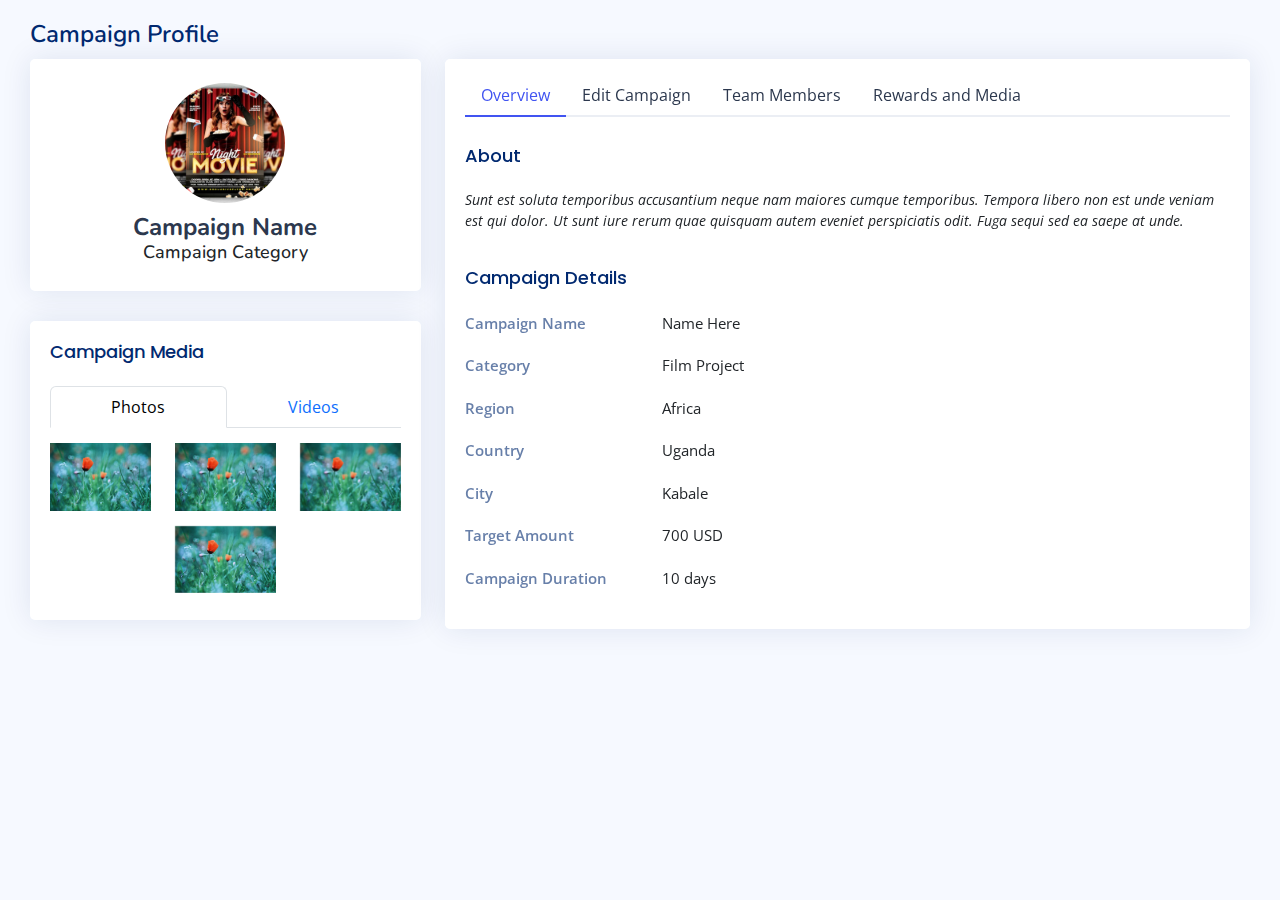
<file: manage.html>
<!DOCTYPE html>
<html lang="en">

<head>
  <meta charset="utf-8">
  <meta content="width=device-width, initial-scale=1.0" name="viewport">

  <title>Crowd Funding</title>
  <meta content="" name="description">
  <meta content="" name="keywords">

  <!-- Favicons -->
  <link href="assets/img/favicon.png" rel="icon">
  <link href="assets/img/apple-touch-icon.png" rel="apple-touch-icon">

  <!-- Google Fonts -->
  <link href="https://fonts.gstatic.com" rel="preconnect">
  <link href="https://fonts.googleapis.com/css?family=Open+Sans:300,300i,400,400i,600,600i,700,700i|Nunito:300,300i,400,400i,600,600i,700,700i|Poppins:300,300i,400,400i,500,500i,600,600i,700,700i" rel="stylesheet">

  <!-- Vendor CSS Files -->
  <link href="assets/vendor/bootstrap/css/bootstrap.min.css" rel="stylesheet">
  <link href="assets/vendor/bootstrap-icons/bootstrap-icons.css" rel="stylesheet">
  <link href="assets/vendor/boxicons/css/boxicons.min.css" rel="stylesheet">
  <link href="assets/vendor/quill/quill.snow.css" rel="stylesheet">
  <link href="assets/vendor/quill/quill.bubble.css" rel="stylesheet">
  <link href="assets/vendor/remixicon/remixicon.css" rel="stylesheet">
  <link href="assets/vendor/simple-datatables/style.css" rel="stylesheet">

  <!-- Template Main CSS File -->
  <link href="assets/css/style.css" rel="stylesheet">

</head>

<body>


  <main id="main" class="main" style="margin: 0;">

    <div class="pagetitle">
      <h1>Campaign Profile</h1>
    </div><!-- End Page Title -->

    <section class="section profile">
      <div class="row">
        <div class="col-xl-4">

          <div class="card">
            <div class="card-body profile-card pt-4 d-flex flex-column align-items-center">

              <img src="assets/img/profile-img.jpg" alt="Profile" class="rounded-circle">
              <h2>Campaign Name</h2>
              <h3>Campaign Category</h3>
            </div>
          </div>

          <div class="card">
              <div class="card-body">
                <h5 class="card-title">Campaign Media</h5>
  
                <!-- Default Tabs -->
                <ul class="nav nav-tabs d-flex" id="myTabjustified" role="tablist">
                  <li class="nav-item flex-fill" role="presentation">
                    <button class="nav-link w-100 active" id="home-tab" data-bs-toggle="tab" data-bs-target="#home-justified" type="button" role="tab" aria-controls="home" aria-selected="true">Photos</button>
                  </li>
                  <li class="nav-item flex-fill" role="presentation">
                    <button class="nav-link w-100" id="profile-tab" data-bs-toggle="tab" data-bs-target="#profile-justified" type="button" role="tab" aria-controls="profile" aria-selected="false">Videos</button>
                  </li>
                  
                </ul>
                <div class="tab-content pt-2" id="myTabjustifiedContent">
                  <div class="tab-pane fade show active" id="home-justified" role="tabpanel" aria-labelledby="home-tab">
                      <div class="row">
                          <div class="col-sm-4" style="margin: 2% auto;">
                              <div class="carousel-item active">
                                  <img src="assets/img/slides-1.jpg" class="d-block w-100" alt="...">
                              </div>
                              
                          </div>

                          <div class="col-sm-4" style="margin: 2% auto;">
                              <div class="carousel-item active">
                                  <img src="assets/img/slides-1.jpg" class="d-block w-100" alt="...">
                              </div>
                              
                          </div>

                          <div class="col-sm-4" style="margin: 2% auto;">
                              <div class="carousel-item active">
                                  <img src="assets/img/slides-1.jpg" class="d-block w-100" alt="...">
                              </div>
                              
                          </div>

                          <div class="col-sm-4" style="margin: 2% auto;">
                              <div class="carousel-item active">
                                  <img src="assets/img/slides-1.jpg" class="d-block w-100" alt="...">
                              </div>
                              
                          </div>

                          
                      </div>
                      
                  </div>
                  <div class="tab-pane fade" id="profile-justified" role="tabpanel" aria-labelledby="profile-tab">
                      <div class="row">
                          <div class="col-sm-4" style="margin: 2% auto;">
                              <div class="carousel-item active">
                                  <video src="assets/video/vid3.mp4" class="d-block w-100" controls></video>
                              </div>
                              
                          </div>

                          <div class="col-sm-4" style="margin: 2% auto;">
                              <div class="carousel-item active">
                                  <video src="assets/video/vid3.mp4" class="d-block w-100" controls></video>
                              </div>
                              
                          </div>

                          <div class="col-sm-4" style="margin: 2% auto;">
                              <div class="carousel-item active">
                                  <video src="assets/video/vid3.mp4" class="d-block w-100" controls></video>
                              </div>
                              
                          </div>
                          
                      </div>
                  </div>
                  
                </div><!-- End Default Tabs -->
  
              </div>
          </div>

        </div>

        <div class="col-xl-8">

          <div class="card">
            <div class="card-body pt-3">
              <!-- Bordered Tabs -->
              <ul class="nav nav-tabs nav-tabs-bordered">

                <li class="nav-item">
                  <button class="nav-link active" data-bs-toggle="tab" data-bs-target="#profile-overview">Overview</button>
                </li>

                <li class="nav-item">
                  <button class="nav-link" data-bs-toggle="tab" data-bs-target="#profile-edit">Edit Campaign</button>
                </li>

                <li class="nav-item">
                  <button class="nav-link" data-bs-toggle="tab" data-bs-target="#profile-settings">Team Members</button>
                </li>

                <li class="nav-item">
                  <button class="nav-link" data-bs-toggle="tab" data-bs-target="#profile-change-password">Rewards and Media</button>
                </li>

              </ul>
              <div class="tab-content pt-2">

                <div class="tab-pane fade show active profile-overview" id="profile-overview">
                  <h5 class="card-title">About</h5>
                  <p class="small fst-italic">Sunt est soluta temporibus accusantium neque nam maiores cumque temporibus. Tempora libero non est unde veniam est qui dolor. Ut sunt iure rerum quae quisquam autem eveniet perspiciatis odit. Fuga sequi sed ea saepe at unde.</p>

                  <h5 class="card-title">Campaign Details</h5>

                  <div class="row">
                    <div class="col-lg-3 col-md-4 label ">Campaign Name</div>
                    <div class="col-lg-9 col-md-8">Name Here</div>
                  </div>

                  <div class="row">
                    <div class="col-lg-3 col-md-4 label">Category</div>
                    <div class="col-lg-9 col-md-8">Film Project</div>
                  </div>

                  <div class="row">
                    <div class="col-lg-3 col-md-4 label">Region</div>
                    <div class="col-lg-9 col-md-8">Africa</div>
                  </div>

                  <div class="row">
                    <div class="col-lg-3 col-md-4 label">Country</div>
                    <div class="col-lg-9 col-md-8">Uganda</div>
                  </div>

                  <div class="row">
                    <div class="col-lg-3 col-md-4 label">City</div>
                    <div class="col-lg-9 col-md-8">Kabale</div>
                  </div>

                  <div class="row">
                    <div class="col-lg-3 col-md-4 label">Target Amount</div>
                    <div class="col-lg-9 col-md-8">700 USD</div>
                  </div>

                  <div class="row">
                    <div class="col-lg-3 col-md-4 label">Campaign Duration</div>
                    <div class="col-lg-9 col-md-8">10 days</div>
                  </div>

                </div>

                <div class="tab-pane fade profile-edit pt-3" id="profile-edit">

                  <!-- Profile Edit Form -->
                  <form>
                    <div class="row mb-3">
                      <label for="profileImage" class="col-md-4 col-lg-3 col-form-label">Feature Image</label>
                      <div class="col-md-8 col-lg-9">
                        <img src="assets/img/profile-img.jpg" alt="Profile">
                        <div class="pt-2">
                          <a href="#" class="btn btn-primary btn-sm" title="Upload new profile image"><i class="bi bi-upload"></i></a>
                          <a href="#" class="btn btn-danger btn-sm" title="Remove my profile image"><i class="bi bi-trash"></i></a>
                        </div>
                      </div>
                    </div>

                    <div class="row mb-3">
                      <label for="profileImage" class="col-md-4 col-lg-3 col-form-label">Pitch Image</label>
                      <div class="col-md-8 col-lg-9">
                        <img src="assets/img/profile-img.jpg" alt="Profile">
                        <div class="pt-2">
                          <a href="#" class="btn btn-primary btn-sm" title="Upload new profile image"><i class="bi bi-upload"></i></a>
                          <a href="#" class="btn btn-danger btn-sm" title="Remove my profile image"><i class="bi bi-trash"></i></a>
                        </div>
                      </div>
                    </div>

                    <div class="row mb-3">
                      <label for="fullName" class="col-md-4 col-lg-3 col-form-label">Campaign Name</label>
                      <div class="col-md-8 col-lg-9">
                        <input name="fullName" type="text" class="form-control" id="fullName" value="Campaign Name">
                      </div>
                    </div>

                    <div class="row mb-3">
                      <label for="company" class="col-md-4 col-lg-3 col-form-label">Category</label>
                      <div class="col-md-8 col-lg-9">
                        <select class="form-select" id="floatingSelect" aria-label="State">
                          <option value="Film Project">Film Project</option>
                          <option value="Workshop">Workshop</option>
                          <option value="Event">Event</option>
                        </select>
                      </div>
                    </div>

                    <div class="row mb-3">
                      <label for="about" class="col-md-4 col-lg-3 col-form-label">Tagline</label>
                      <div class="col-md-8 col-lg-9">
                        <textarea name="about" class="form-control" id="about" style="height: 100px">Sunt est soluta temporibus accusantium neque nam maiores cumque temporibus. Tempora libero non est unde veniam est qui dolor. Ut sunt iure rerum quae quisquam autem eveniet perspiciatis odit. Fuga sequi sed ea saepe at unde.</textarea>
                      </div>
                    </div>

                    <div class="row mb-3">
                      <label for="company" class="col-md-4 col-lg-3 col-form-label">Location</label>
                      <div class="col-md-3 col-lg-3">
                        <select class="form-select" id="floatingSelect" aria-label="State">
                          <option value="Africa">Africa</option>
                        </select>
                      </div>
                      <div class="col-md-3 col-lg-3">
                        <select class="form-select" id="floatingSelect" aria-label="State">
                          <option value="Uganda">Uganda</option>
                        </select>
                      </div>
                      <div class="col-md-3 col-lg-3">
                        <input name="company" type="text" class="form-control" id="company" value="Kabale">
                      </div>
                    </div>

                    <div class="row mb-3">
                      <label for="Job" class="col-md-4 col-lg-3 col-form-label">Lead Statement</label>
                        <div class="col-md-8 col-lg-9">
                          <textarea name="about" class="form-control" id="about" style="height: 100px">Sunt est soluta temporibus accusantium neque nam maiores cumque temporibus. Tempora libero non est unde veniam est qui dolor. Ut sunt iure rerum quae quisquam autem eveniet perspiciatis odit. Fuga sequi sed ea saepe at unde.</textarea>
                        </div>
                    </div>

                    <div class="row mb-3">
                      <label for="Country" class="col-md-4 col-lg-3 col-form-label">Full Description</label>
                      <div class="col-md-8 col-lg-9">
                        <textarea class="tinymce-editor" placeholder=" Campaign Full Description"> </textarea>
                      </div>
                    </div>

                    <div class="text-center">
                      <button type="submit" class="btn btn-primary">Save Changes</button>
                    </div>
                  </form><!-- End Profile Edit Form -->

                </div>

                <div class="tab-pane fade pt-3" id="profile-settings">

                  <!-- Settings Form -->
                  <form>

                    <div class="list-group">
                      <div href="#" class="list-group-item list-group-item-action" aria-current="true">
                        <div class="d-flex w-100 justify-content-between">
                          <h5 class="mb-1">Member Name</h5>
                          <small>
                              <a href="#" class="btn btn-primary btn-sm" title="Edit Member"><i class="bi bi-pencil-square"></i></a>
                              <a href="#" class="btn btn-danger btn-sm" title="Remove Team Member"><i class="bi bi-trash"></i></a>
                          </small>
                        </div>
                        <small>Member Role.</small>
                        <small>Member Email.</small>
                      </div>

                      <div href="#" class="list-group-item list-group-item-action" aria-current="true">
                        <div class="d-flex w-100 justify-content-between">
                          <h5 class="mb-1">Member Name</h5>
                          <small>
                              <a href="#" class="btn btn-primary btn-sm" title="Edit Member"><i class="bi bi-pencil-square"></i></a>
                              <a href="#" class="btn btn-danger btn-sm" title="Remove Team Member"><i class="bi bi-trash"></i></a>
                          </small>
                        </div>
                        <small>Member Role.</small>
                        <small>Member Email.</small>
                      </div>

                      <div href="#" class="list-group-item list-group-item-action" aria-current="true">
                        <div class="d-flex w-100 justify-content-between">
                          <h5 class="mb-1">Member Name</h5>
                          <small>
                              <a href="#" class="btn btn-primary btn-sm" title="Edit Member"><i class="bi bi-pencil-square"></i></a>
                              <a href="#" class="btn btn-danger btn-sm" title="Remove Team Member"><i class="bi bi-trash"></i></a>
                          </small>
                        </div>
                        <small>Member Role.</small>
                        <small>Member Email.</small>
                      </div>
                      
                  </div>

                    <div class="text-center" style="margin-top: 2%; display: none;">
                      <button type="submit" class="btn btn-primary">Save Changes</button>
                    </div>
                  </form><!-- End settings Form -->

                </div>

                <div class="tab-pane fade pt-3" id="profile-change-password">
                  <!-- Change Password Form -->
                  <form>

                    <div class="row">
                      <div class="col-md-6">
                          <div class="card mb-3">
                              <div class="row g-0">
                              <div class="col-md-4">
                                  <img src="assets/img/card.jpg" class="img-fluid rounded-start" alt="...">
                              </div>
                              <div class="col-md-8">
                                  <div class="card-body">
                                  <h6 style="color: #3884af;">Reward Name</h6>
                                  <small>This is a wider card with supporting text below as a natural lead-in to additional content.</small>
                                  </div>
                              </div>
                              </div>
                              <div class="card-footer">
                                <a href="#" class="btn btn-primary"><i class="bi bi-pencil-square"></i> Edit</a>
                                <a href="#" class="btn btn-danger"><i class="bi bi-trash"></i> Delete</a>
                              </div>
                              
                          </div>

                      </div>
                      <div class="col-md-6">
                          <div class="card mb-3">
                              <div class="row g-0">
                              <div class="col-md-4">
                                  <img src="assets/img/card.jpg" class="img-fluid rounded-start" alt="...">
                              </div>
                              <div class="col-md-8">
                                  <div class="card-body">
                                  <h6 style="color: #3884af;">Reward Name</h6>
                                  <small>This is a wider card with supporting text below as a natural lead-in to additional content.</small>
                                  </div>
                              </div>
                              </div>
                              <div class="card-footer">
                                  <a href="#" class="btn btn-primary"><i class="bi bi-pencil-square"></i> Edit</a>
                                  <a href="#" class="btn btn-danger"><i class="bi bi-trash"></i> Delete</a>
                              </div>
                              
                          </div>

                      </div>
                  </div>
                  </form><!-- End Change Password Form -->

                </div>

              </div><!-- End Bordered Tabs -->

            </div>
          </div>

        </div>
      </div>
    </section>

  </main><!-- End #main -->

  <a href="#" class="back-to-top d-flex align-items-center justify-content-center"><i class="bi bi-arrow-up-short"></i></a>

  <!-- Vendor JS Files -->
  <script src="assets/vendor/apexcharts/apexcharts.min.js"></script>
  <script src="assets/vendor/bootstrap/js/bootstrap.bundle.min.js"></script>
  <script src="assets/vendor/chart.js/chart.umd.js"></script>
  <script src="assets/vendor/echarts/echarts.min.js"></script>
  <script src="assets/vendor/quill/quill.js"></script>
  <script src="assets/vendor/simple-datatables/simple-datatables.js"></script>
  <script src="assets/vendor/tinymce/tinymce.min.js"></script>
  <script src="assets/vendor/php-email-form/validate.js"></script>

  <!-- Template Main JS File -->
  <script src="assets/js/main.js"></script>

</body>

</html>
</file>
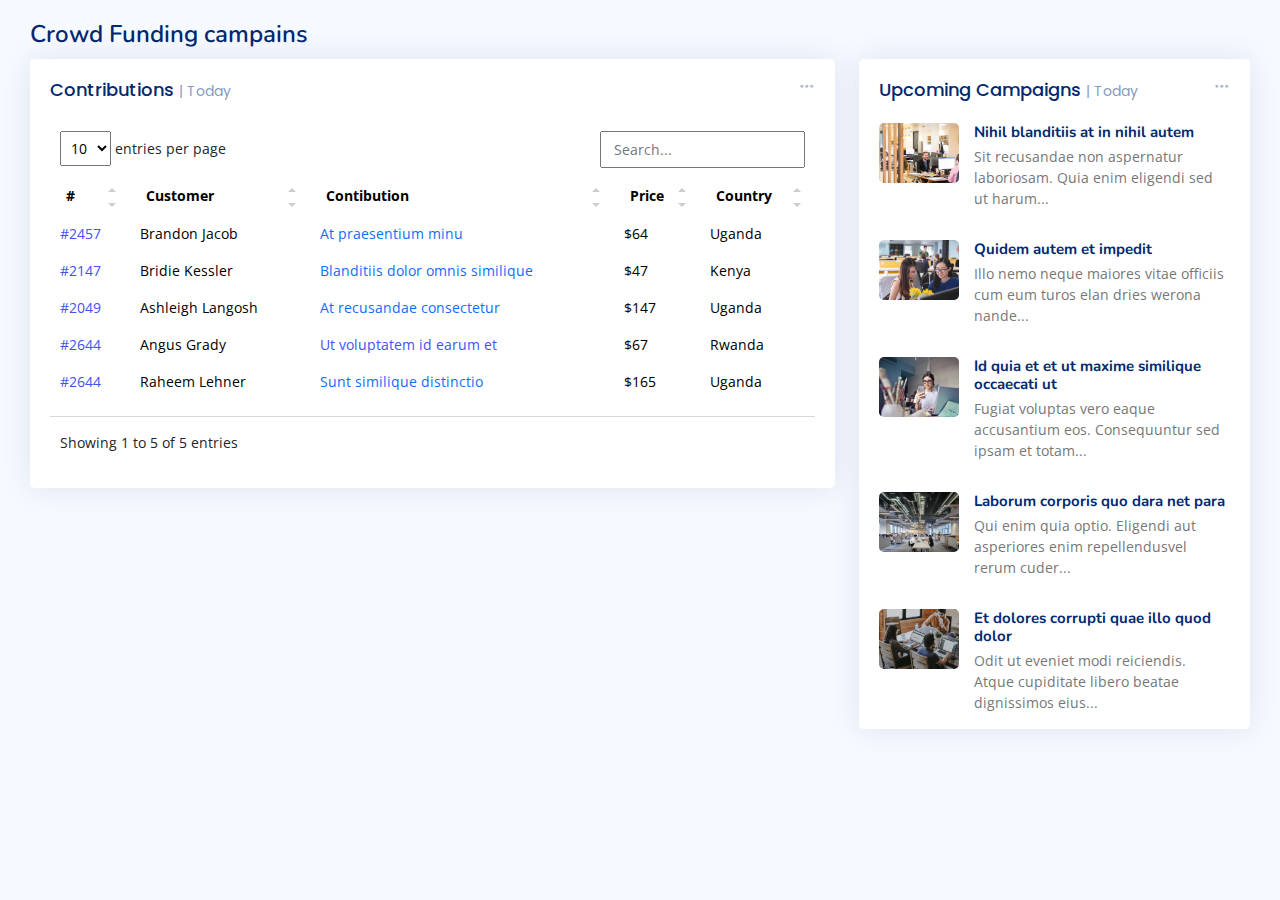
<file: reports.html>
<!DOCTYPE html>
<html lang="en">

<head>
  <meta charset="utf-8">
  <meta content="width=device-width, initial-scale=1.0" name="viewport">

  <title>Crowd Funding</title>
  <meta content="" name="description">
  <meta content="" name="keywords">

  <!-- Favicons -->
  <link href="assets/img/favicon.png" rel="icon">
  <link href="assets/img/apple-touch-icon.png" rel="apple-touch-icon">

  <!-- Google Fonts -->
  <link href="https://fonts.gstatic.com" rel="preconnect">
  <link href="https://fonts.googleapis.com/css?family=Open+Sans:300,300i,400,400i,600,600i,700,700i|Nunito:300,300i,400,400i,600,600i,700,700i|Poppins:300,300i,400,400i,500,500i,600,600i,700,700i" rel="stylesheet">

  <!-- Vendor CSS Files -->
  <link href="assets/vendor/bootstrap/css/bootstrap.min.css" rel="stylesheet">
  <link href="assets/vendor/bootstrap-icons/bootstrap-icons.css" rel="stylesheet">
  <link href="assets/vendor/boxicons/css/boxicons.min.css" rel="stylesheet">
  <link href="assets/vendor/quill/quill.snow.css" rel="stylesheet">
  <link href="assets/vendor/quill/quill.bubble.css" rel="stylesheet">
  <link href="assets/vendor/remixicon/remixicon.css" rel="stylesheet">
  <link href="assets/vendor/simple-datatables/style.css" rel="stylesheet">

  <!-- Template Main CSS File -->
  <link href="assets/css/style.css" rel="stylesheet">

</head>
<body>
<style>
    .sidebar {
        display: none !important;
        width: 0 !important;
    }

</style>
<main id="main" class="main" style="margin: 0;">

    <div class="pagetitle">
      <h1>Crowd Funding campains</h1>
      
    </div><!-- End Page Title -->

    <section class="section dashboard">
      <div class="row">

        <!-- Left side columns -->
        <div class="col-lg-8">

            <div class="card recent-sales overflow-auto">

                <div class="filter">
                  <a class="icon" href="#" data-bs-toggle="dropdown"><i class="bi bi-three-dots"></i></a>
                  <ul class="dropdown-menu dropdown-menu-end dropdown-menu-arrow">
                    <li class="dropdown-header text-start">
                      <h6>Filter</h6>
                    </li>

                    <li><a class="dropdown-item" href="#">Today</a></li>
                    <li><a class="dropdown-item" href="#">This Month</a></li>
                    <li><a class="dropdown-item" href="#">This Year</a></li>
                  </ul>
                </div>

                <div class="card-body">
                  <h5 class="card-title">Contributions <span>| Today</span></h5>

                  <table class="table table-borderless datatable">
                    <thead>
                      <tr>
                        <th scope="col">#</th>
                        <th scope="col">Customer</th>
                        <th scope="col">Contibution</th>
                        <th scope="col">Price</th>
                        <th scope="col">Country</th>
                      </tr>
                    </thead>
                    <tbody>
                      <tr>
                        <th scope="row"><a href="#">#2457</a></th>
                        <td>Brandon Jacob</td>
                        <td><a href="#" class="text-primary">At praesentium minu</a></td>
                        <td>$64</td>
                        <td><span>Uganda</span></td>
                      </tr>
                      <tr>
                        <th scope="row"><a href="#">#2147</a></th>
                        <td>Bridie Kessler</td>
                        <td><a href="#" class="text-primary">Blanditiis dolor omnis similique</a></td>
                        <td>$47</td>
                        <td><span>Kenya</span></td>
                      </tr>
                      <tr>
                        <th scope="row"><a href="#">#2049</a></th>
                        <td>Ashleigh Langosh</td>
                        <td><a href="#" class="text-primary">At recusandae consectetur</a></td>
                        <td>$147</td>
                        <td><span>Uganda</span></td>
                      </tr>
                      <tr>
                        <th scope="row"><a href="#">#2644</a></th>
                        <td>Angus Grady</td>
                        <td><a href="#" class="text-primar">Ut voluptatem id earum et</a></td>
                        <td>$67</td>
                        <td><span>Rwanda</span></td>
                      </tr>
                      <tr>
                        <th scope="row"><a href="#">#2644</a></th>
                        <td>Raheem Lehner</td>
                        <td><a href="#" class="text-primary">Sunt similique distinctio</a></td>
                        <td>$165</td>
                        <td><span>Uganda</span></td>
                      </tr>
                    </tbody>
                  </table>

                </div>

              </div>
  
        </div><!-- End Left side columns -->
        
        <style>
            .tox-statusbar__branding{
                display: none;
            }
            .tox-promotion{
                display: none;
            }
        </style>
        <!-- Right side columns -->
        <div class="col-lg-4">

            <!-- News & Updates Traffic -->
          <div class="card">
            <div class="filter">
              <a class="icon" href="#" data-bs-toggle="dropdown"><i class="bi bi-three-dots"></i></a>
              <ul class="dropdown-menu dropdown-menu-end dropdown-menu-arrow">
                <li class="dropdown-header text-start">
                  <h6>Filter</h6>
                </li>

                <li><a class="dropdown-item" href="#">Today</a></li>
                <li><a class="dropdown-item" href="#">This Month</a></li>
                <li><a class="dropdown-item" href="#">This Year</a></li>
              </ul>
            </div>

            <div class="card-body pb-0">
              <h5 class="card-title">Upcoming Campaigns <span>| Today</span></h5>

              <div class="news">
                <div class="post-item clearfix">
                  <img src="assets/img/news-1.jpg" alt="">
                  <h4><a href="#">Nihil blanditiis at in nihil autem</a></h4>
                  <p>Sit recusandae non aspernatur laboriosam. Quia enim eligendi sed ut harum...</p>
                </div>

                <div class="post-item clearfix">
                  <img src="assets/img/news-2.jpg" alt="">
                  <h4><a href="#">Quidem autem et impedit</a></h4>
                  <p>Illo nemo neque maiores vitae officiis cum eum turos elan dries werona nande...</p>
                </div>

                <div class="post-item clearfix">
                  <img src="assets/img/news-3.jpg" alt="">
                  <h4><a href="#">Id quia et et ut maxime similique occaecati ut</a></h4>
                  <p>Fugiat voluptas vero eaque accusantium eos. Consequuntur sed ipsam et totam...</p>
                </div>

                <div class="post-item clearfix">
                  <img src="assets/img/news-4.jpg" alt="">
                  <h4><a href="#">Laborum corporis quo dara net para</a></h4>
                  <p>Qui enim quia optio. Eligendi aut asperiores enim repellendusvel rerum cuder...</p>
                </div>

                <div class="post-item clearfix">
                  <img src="assets/img/news-5.jpg" alt="">
                  <h4><a href="#">Et dolores corrupti quae illo quod dolor</a></h4>
                  <p>Odit ut eveniet modi reiciendis. Atque cupiditate libero beatae dignissimos eius...</p>
                </div>

              </div><!-- End sidebar recent posts-->

            </div>
          </div><!-- End News & Updates -->

        </div><!-- End Right side columns -->

      </div>
    </section>

  </main><!-- End #main -->

  <a href="#" class="back-to-top d-flex align-items-center justify-content-center"><i class="bi bi-arrow-up-short"></i></a>

  <!-- Vendor JS Files -->
  <script src="assets/vendor/apexcharts/apexcharts.min.js"></script>
  <script src="assets/vendor/bootstrap/js/bootstrap.bundle.min.js"></script>
  <script src="assets/vendor/chart.js/chart.umd.js"></script>
  <script src="assets/vendor/echarts/echarts.min.js"></script>
  <script src="assets/vendor/quill/quill.js"></script>
  <script src="assets/vendor/simple-datatables/simple-datatables.js"></script>
  <script src="assets/vendor/tinymce/tinymce.min.js"></script>
  <script src="assets/vendor/php-email-form/validate.js"></script>

  <!-- Template Main JS File -->
  <script src="assets/js/main.js"></script>

</body>

</html>
</file>
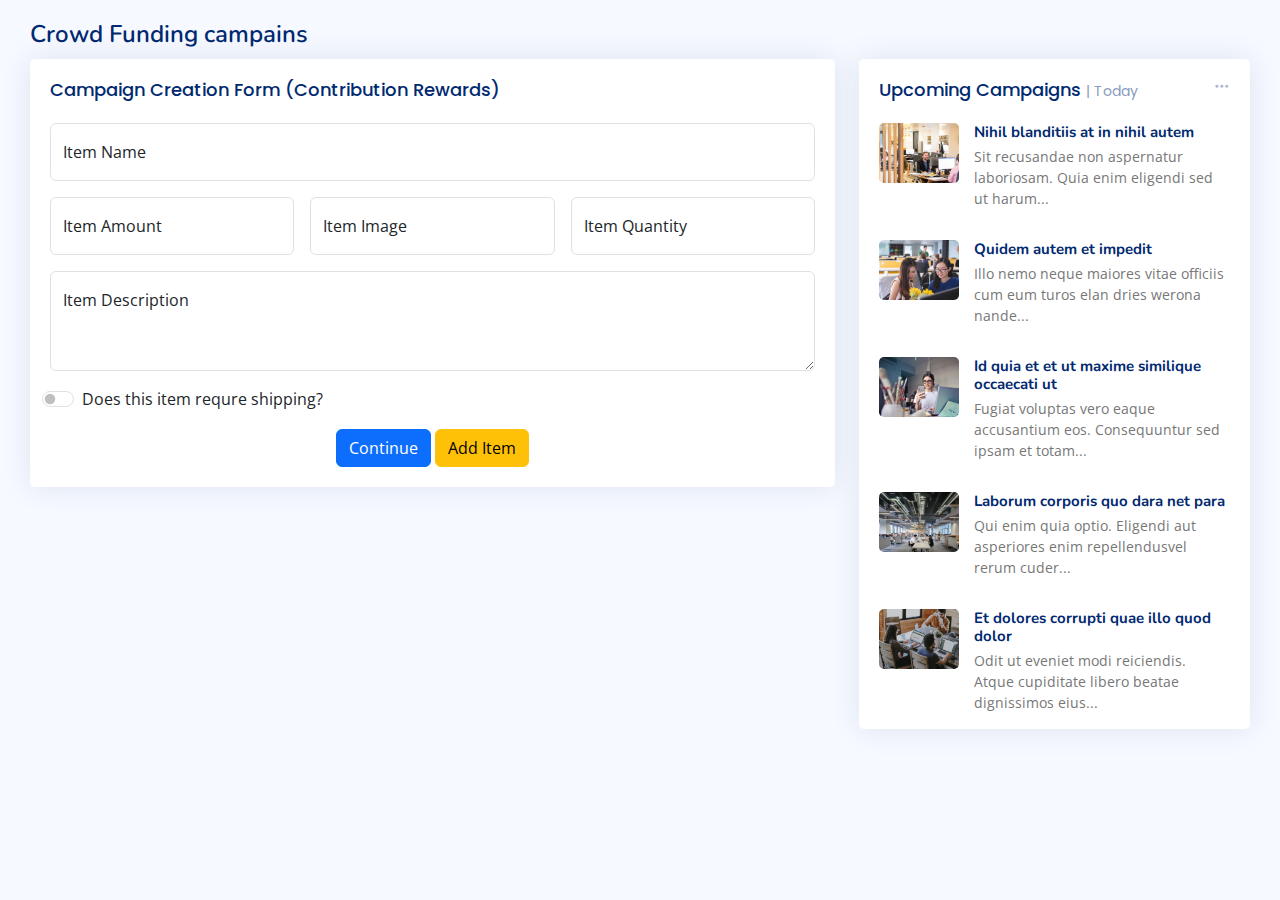
<file: rewards_form.html>
<!DOCTYPE html>
<html lang="en">

<head>
  <meta charset="utf-8">
  <meta content="width=device-width, initial-scale=1.0" name="viewport">

  <title>Crowd Funding</title>
  <meta content="" name="description">
  <meta content="" name="keywords">

  <!-- Favicons -->
  <link href="assets/img/favicon.png" rel="icon">
  <link href="assets/img/apple-touch-icon.png" rel="apple-touch-icon">

  <!-- Google Fonts -->
  <link href="https://fonts.gstatic.com" rel="preconnect">
  <link href="https://fonts.googleapis.com/css?family=Open+Sans:300,300i,400,400i,600,600i,700,700i|Nunito:300,300i,400,400i,600,600i,700,700i|Poppins:300,300i,400,400i,500,500i,600,600i,700,700i" rel="stylesheet">

  <!-- Vendor CSS Files -->
  <link href="assets/vendor/bootstrap/css/bootstrap.min.css" rel="stylesheet">
  <link href="assets/vendor/bootstrap-icons/bootstrap-icons.css" rel="stylesheet">
  <link href="assets/vendor/boxicons/css/boxicons.min.css" rel="stylesheet">
  <link href="assets/vendor/quill/quill.snow.css" rel="stylesheet">
  <link href="assets/vendor/quill/quill.bubble.css" rel="stylesheet">
  <link href="assets/vendor/remixicon/remixicon.css" rel="stylesheet">
  <link href="assets/vendor/simple-datatables/style.css" rel="stylesheet">

  <!-- Template Main CSS File -->
  <link href="assets/css/style.css" rel="stylesheet">

</head>
<body>
<style>
    .sidebar {
        display: none !important;
        width: 0 !important;
    }

</style>
<main id="main" class="main" style="margin: 0;">

    <div class="pagetitle">
      <h1>Crowd Funding campains</h1>
      
    </div><!-- End Page Title -->

    <section class="section dashboard">
      <div class="row">

        <!-- Left side columns -->
        <div class="col-lg-8">

            <div class="card">
                <div class="card-body">
                  <h5 class="card-title">Campaign Creation Form (Contribution Rewards)</h5>
    
                  <!-- Campaign Creation Form -->
                  <form class="row g-3">
                    <div class="col-md-12">
                      <div class="form-floating">
                        <input type="text" class="form-control" id="floatingName" placeholder="Item Name">
                        <label for="floatingName">Item Name</label>
                      </div>
                    </div>
                    <div class="col-md-4">
                      <div class="form-floating">
                        <input type="text" class="form-control" id="floatingPassword" placeholder="Item Amount">
                        <label for="floatingEmail">Item Amount</label>
                      </div>
                    </div>
                    <div class="col-md-4">
                        <div class="form-floating">
                          <input type="text" class="form-control" id="floatingPassword" placeholder="Item Image">
                          <label for="floatingEmail">Item Image</label>
                        </div>
                      </div>
                      <div class="col-md-4">
                        <div class="form-floating">
                          <input type="number" class="form-control" id="floatingPassword" placeholder="Item Quantity">
                          <label for="floatingEmail">Item Quantity</label>
                        </div>
                      </div>
                    
                    <div class="col-12">
                      <div class="form-floating">
                        <textarea class="form-control" placeholder="Item Description (short info – 250 characters)" id="floatingTextarea" style="height: 100px;"></textarea>
                        <label for="floatingTextarea">Item Description</label>
                      </div>
                    </div>

                    <div class="form-check form-switch">
                        <input class="form-check-input" type="checkbox" id="flexSwitchCheckDefault">
                        <label class="form-check-label" for="flexSwitchCheckDefault">Does this item requre shipping?</label>
                      </div>

                    <div class="text-center">
                      <button type="submit" class="btn btn-primary">Continue </button>
                      <button type="submit" name="add" class="btn btn-warning">Add Item</button> 
                    </div>
                  </form><!-- End Campaign Creation Form -->
    
                </div>
              </div>
  
        </div><!-- End Left side columns -->
        
        <style>
            .tox-statusbar__branding{
                display: none;
            }
            .tox-promotion{
                display: none;
            }
        </style>
        <!-- Right side columns -->
        <div class="col-lg-4">

            <!-- News & Updates Traffic -->
          <div class="card">
            <div class="filter">
              <a class="icon" href="#" data-bs-toggle="dropdown"><i class="bi bi-three-dots"></i></a>
              <ul class="dropdown-menu dropdown-menu-end dropdown-menu-arrow">
                <li class="dropdown-header text-start">
                  <h6>Filter</h6>
                </li>

                <li><a class="dropdown-item" href="#">Today</a></li>
                <li><a class="dropdown-item" href="#">This Month</a></li>
                <li><a class="dropdown-item" href="#">This Year</a></li>
              </ul>
            </div>

            <div class="card-body pb-0">
              <h5 class="card-title">Upcoming Campaigns <span>| Today</span></h5>

              <div class="news">
                <div class="post-item clearfix">
                  <img src="assets/img/news-1.jpg" alt="">
                  <h4><a href="#">Nihil blanditiis at in nihil autem</a></h4>
                  <p>Sit recusandae non aspernatur laboriosam. Quia enim eligendi sed ut harum...</p>
                </div>

                <div class="post-item clearfix">
                  <img src="assets/img/news-2.jpg" alt="">
                  <h4><a href="#">Quidem autem et impedit</a></h4>
                  <p>Illo nemo neque maiores vitae officiis cum eum turos elan dries werona nande...</p>
                </div>

                <div class="post-item clearfix">
                  <img src="assets/img/news-3.jpg" alt="">
                  <h4><a href="#">Id quia et et ut maxime similique occaecati ut</a></h4>
                  <p>Fugiat voluptas vero eaque accusantium eos. Consequuntur sed ipsam et totam...</p>
                </div>

                <div class="post-item clearfix">
                  <img src="assets/img/news-4.jpg" alt="">
                  <h4><a href="#">Laborum corporis quo dara net para</a></h4>
                  <p>Qui enim quia optio. Eligendi aut asperiores enim repellendusvel rerum cuder...</p>
                </div>

                <div class="post-item clearfix">
                  <img src="assets/img/news-5.jpg" alt="">
                  <h4><a href="#">Et dolores corrupti quae illo quod dolor</a></h4>
                  <p>Odit ut eveniet modi reiciendis. Atque cupiditate libero beatae dignissimos eius...</p>
                </div>

              </div><!-- End sidebar recent posts-->

            </div>
          </div><!-- End News & Updates -->

        </div><!-- End Right side columns -->

      </div>
    </section>

  </main><!-- End #main -->

  <a href="#" class="back-to-top d-flex align-items-center justify-content-center"><i class="bi bi-arrow-up-short"></i></a>

  <!-- Vendor JS Files -->
  <script src="assets/vendor/apexcharts/apexcharts.min.js"></script>
  <script src="assets/vendor/bootstrap/js/bootstrap.bundle.min.js"></script>
  <script src="assets/vendor/chart.js/chart.umd.js"></script>
  <script src="assets/vendor/echarts/echarts.min.js"></script>
  <script src="assets/vendor/quill/quill.js"></script>
  <script src="assets/vendor/simple-datatables/simple-datatables.js"></script>
  <script src="assets/vendor/tinymce/tinymce.min.js"></script>
  <script src="assets/vendor/php-email-form/validate.js"></script>

  <!-- Template Main JS File -->
  <script src="assets/js/main.js"></script>

</body>

</html>
</file>
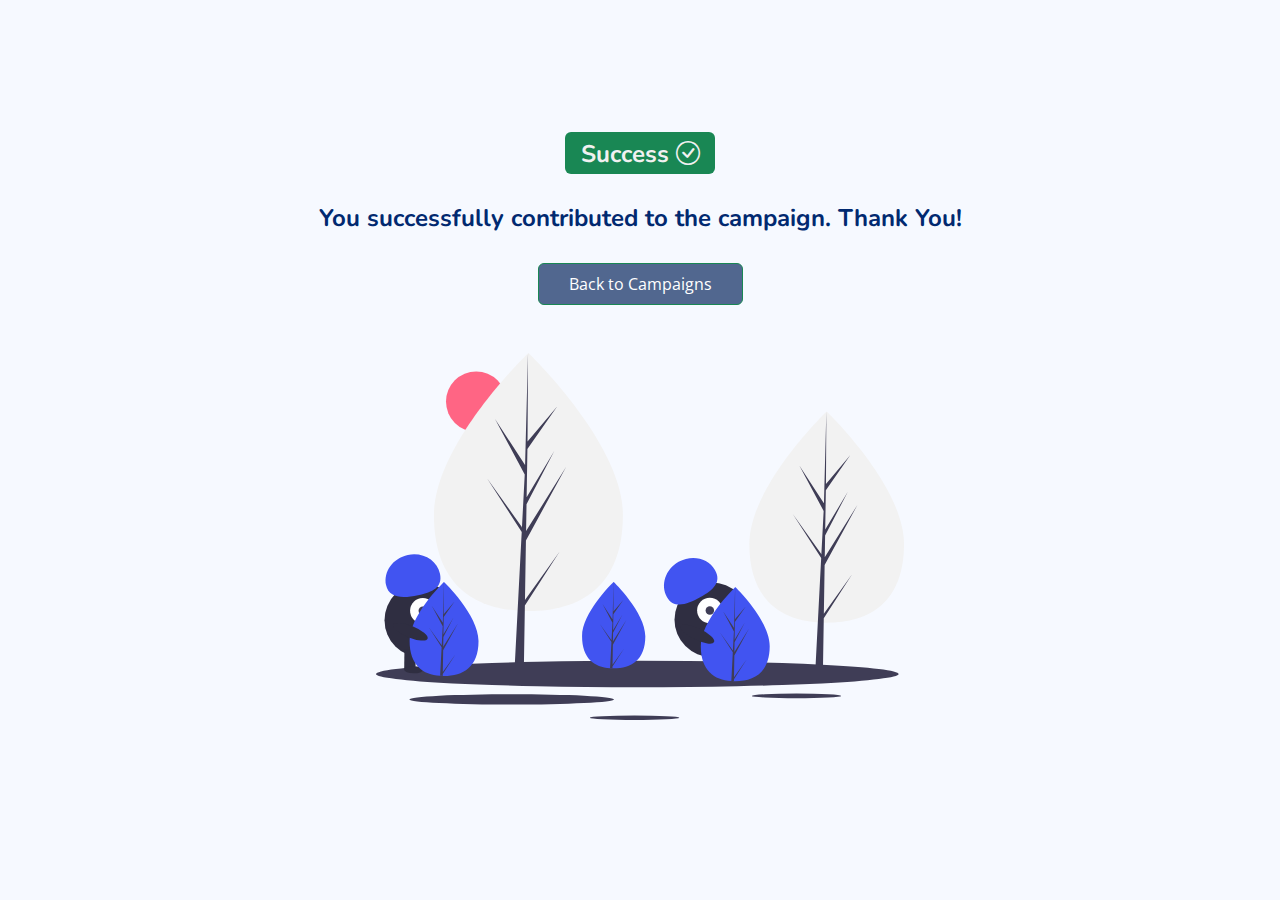
<file: success.html>
<!DOCTYPE html>
<html lang="en">

<head>
  <meta charset="utf-8">
  <meta content="width=device-width, initial-scale=1.0" name="viewport">

  <title>Crowd Funding Success</title>
  <meta content="" name="description">
  <meta content="" name="keywords">

  <!-- Favicons -->
  <link href="assets/img/favicon.png" rel="icon">
  <link href="assets/img/apple-touch-icon.png" rel="apple-touch-icon">

  <!-- Google Fonts -->
  <link href="https://fonts.gstatic.com" rel="preconnect">
  <link href="https://fonts.googleapis.com/css?family=Open+Sans:300,300i,400,400i,600,600i,700,700i|Nunito:300,300i,400,400i,600,600i,700,700i|Poppins:300,300i,400,400i,500,500i,600,600i,700,700i" rel="stylesheet">

  <!-- Vendor CSS Files -->
  <link href="assets/vendor/bootstrap/css/bootstrap.min.css" rel="stylesheet">
  <link href="assets/vendor/bootstrap-icons/bootstrap-icons.css" rel="stylesheet">
  <link href="assets/vendor/boxicons/css/boxicons.min.css" rel="stylesheet">
  <link href="assets/vendor/quill/quill.snow.css" rel="stylesheet">
  <link href="assets/vendor/quill/quill.bubble.css" rel="stylesheet">
  <link href="assets/vendor/remixicon/remixicon.css" rel="stylesheet">
  <link href="assets/vendor/simple-datatables/style.css" rel="stylesheet">

  <!-- Template Main CSS File -->
  <link href="assets/css/style.css" rel="stylesheet">

</head>

<body>

  <main>
    <div class="container">

      <section class="section error-404 min-vh-100 d-flex flex-column align-items-center justify-content-center">
        <h2 class="badge bg-success" style="color: #f1f1f1;">Success <span class="bi bi-check-circle"></span> </h2>
        <h2>You successfully contributed to the campaign. Thank You!</h2>
        <a class="btn btn-success" href="home.html">Back to Campaigns</a>
        <img src="assets/img/not-found.svg" class="img-fluid py-5" alt="Page Not Found">
        
      </section>

    </div>
  </main><!-- End #main -->

  <a href="#" class="back-to-top d-flex align-items-center justify-content-center"><i class="bi bi-arrow-up-short"></i></a>

  <!-- Vendor JS Files -->
  <script src="assets/vendor/apexcharts/apexcharts.min.js"></script>
  <script src="assets/vendor/bootstrap/js/bootstrap.bundle.min.js"></script>
  <script src="assets/vendor/chart.js/chart.umd.js"></script>
  <script src="assets/vendor/echarts/echarts.min.js"></script>
  <script src="assets/vendor/quill/quill.js"></script>
  <script src="assets/vendor/simple-datatables/simple-datatables.js"></script>
  <script src="assets/vendor/tinymce/tinymce.min.js"></script>
  <script src="assets/vendor/php-email-form/validate.js"></script>

  <!-- Template Main JS File -->
  <script src="assets/js/main.js"></script>

</body>

</html>
</file>
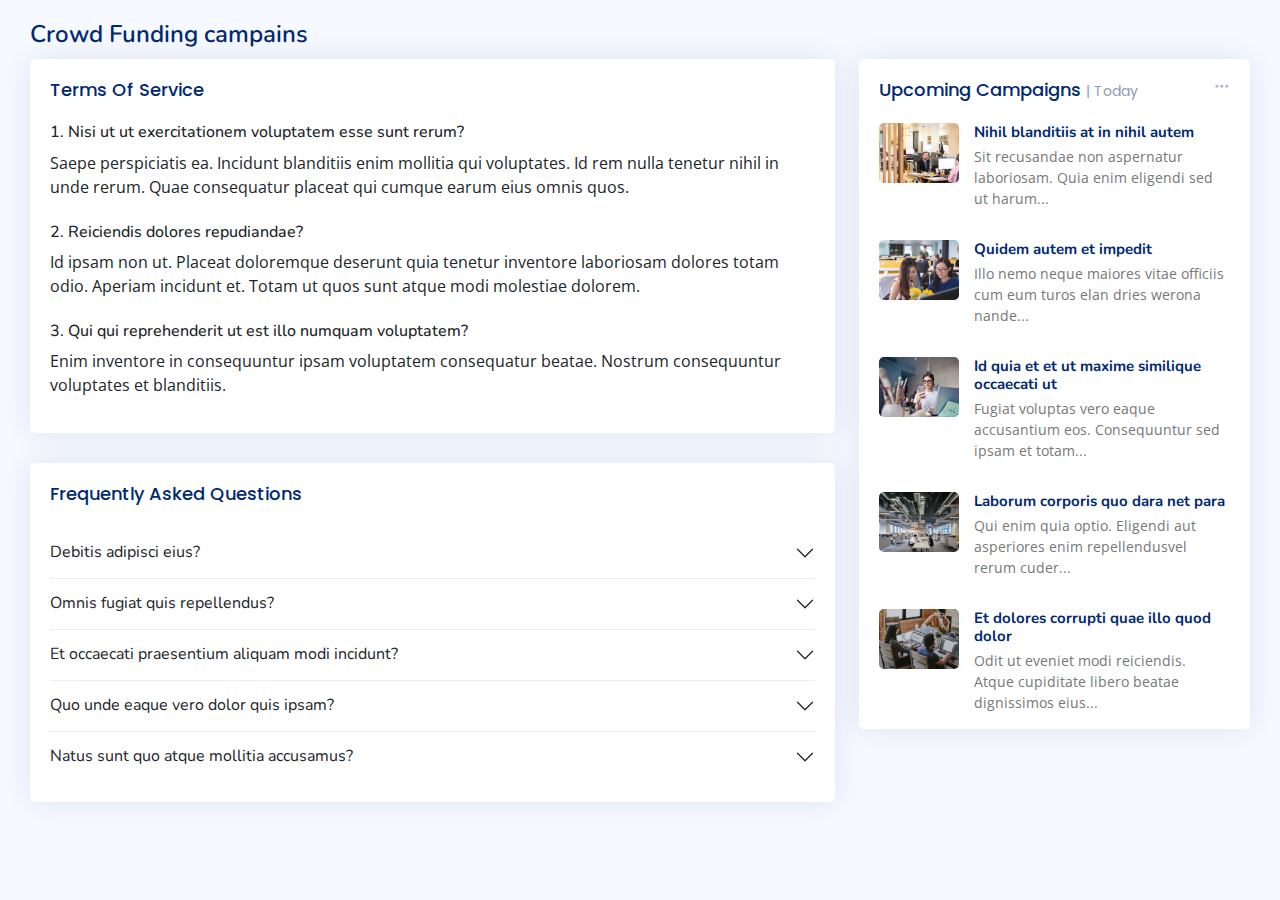
<file: terms.html>
<!DOCTYPE html>
<html lang="en">

<head>
  <meta charset="utf-8">
  <meta content="width=device-width, initial-scale=1.0" name="viewport">

  <title>Crowd Funding</title>
  <meta content="" name="description">
  <meta content="" name="keywords">

  <!-- Favicons -->
  <link href="assets/img/favicon.png" rel="icon">
  <link href="assets/img/apple-touch-icon.png" rel="apple-touch-icon">

  <!-- Google Fonts -->
  <link href="https://fonts.gstatic.com" rel="preconnect">
  <link href="https://fonts.googleapis.com/css?family=Open+Sans:300,300i,400,400i,600,600i,700,700i|Nunito:300,300i,400,400i,600,600i,700,700i|Poppins:300,300i,400,400i,500,500i,600,600i,700,700i" rel="stylesheet">

  <!-- Vendor CSS Files -->
  <link href="assets/vendor/bootstrap/css/bootstrap.min.css" rel="stylesheet">
  <link href="assets/vendor/bootstrap-icons/bootstrap-icons.css" rel="stylesheet">
  <link href="assets/vendor/boxicons/css/boxicons.min.css" rel="stylesheet">
  <link href="assets/vendor/quill/quill.snow.css" rel="stylesheet">
  <link href="assets/vendor/quill/quill.bubble.css" rel="stylesheet">
  <link href="assets/vendor/remixicon/remixicon.css" rel="stylesheet">
  <link href="assets/vendor/simple-datatables/style.css" rel="stylesheet">

  <!-- Template Main CSS File -->
  <link href="assets/css/style.css" rel="stylesheet">

</head>
<body>
<style>
    .sidebar {
        display: none !important;
        width: 0 !important;
    }

</style>
<main id="main" class="main" style="margin: 0;">

    <div class="pagetitle">
      <h1>Crowd Funding campains</h1>
      
    </div><!-- End Page Title -->

    <section class="section dashboard">
      <div class="row">

        <!-- Left side columns -->
        <div class="col-lg-8">

            <div class="col-lg-12">

                <div class="card basic">
                  <div class="card-body">
                    <h5 class="card-title">Terms Of Service</h5>
      
                    <div>
                      <h6>1. Nisi ut ut exercitationem voluptatem esse sunt rerum?</h6>
                      <p>Saepe perspiciatis ea. Incidunt blanditiis enim mollitia qui voluptates. Id rem nulla tenetur nihil in unde rerum. Quae consequatur placeat qui cumque earum eius omnis quos.</p>
                    </div>
      
                    <div class="pt-2">
                      <h6>2. Reiciendis dolores repudiandae?</h6>
                      <p>Id ipsam non ut. Placeat doloremque deserunt quia tenetur inventore laboriosam dolores totam odio. Aperiam incidunt et. Totam ut quos sunt atque modi molestiae dolorem.</p>
                    </div>
      
                    <div class="pt-2">
                      <h6>3. Qui qui reprehenderit ut est illo numquam voluptatem?</h6>
                      <p>Enim inventore in consequuntur ipsam voluptatem consequatur beatae. Nostrum consequuntur voluptates et blanditiis.</p>
                    </div>
      
                  </div>
                </div>
      
                <!-- F.A.Q Group 1 -->
                <div class="card">
                  <div class="card-body">
                    <h5 class="card-title">Frequently Asked Questions</h5>
      
                    <div class="accordion accordion-flush" id="faq-group-1">
      
                      <div class="accordion-item">
                        <h2 class="accordion-header">
                          <button class="accordion-button collapsed" data-bs-target="#faqsOne-1" type="button" data-bs-toggle="collapse">
                            Debitis adipisci eius?
                          </button>
                        </h2>
                        <div id="faqsOne-1" class="accordion-collapse collapse" data-bs-parent="#faq-group-1">
                          <div class="accordion-body">
                            Ut quasi odit odio totam accusamus vero eius. Nostrum asperiores voluptatem eos nulla ab dolores est asperiores iure. Quo est quis praesentium aut maiores. Corrupti sed aut expedita fugit vero dolorem. Nemo rerum sapiente. A quaerat dignissimos.
                          </div>
                        </div>
                      </div>
      
                      <div class="accordion-item">
                        <h2 class="accordion-header">
                          <button class="accordion-button collapsed" data-bs-target="#faqsOne-2" type="button" data-bs-toggle="collapse">
                            Omnis fugiat quis repellendus?
                          </button>
                        </h2>
                        <div id="faqsOne-2" class="accordion-collapse collapse" data-bs-parent="#faq-group-1">
                          <div class="accordion-body">
                            In minus quia impedit est quas deserunt deserunt et. Nulla non quo dolores minima fugiat aut saepe aut inventore. Qui nesciunt odio officia beatae iusto sed voluptatem possimus quas. Officia vitae sit voluptatem nostrum a.
                          </div>
                        </div>
                      </div>
      
                      <div class="accordion-item">
                        <h2 class="accordion-header">
                          <button class="accordion-button collapsed" data-bs-target="#faqsOne-3" type="button" data-bs-toggle="collapse">
                            Et occaecati praesentium aliquam modi incidunt?
                          </button>
                        </h2>
                        <div id="faqsOne-3" class="accordion-collapse collapse" data-bs-parent="#faq-group-1">
                          <div class="accordion-body">
                            Voluptates magni amet enim perspiciatis atque excepturi itaque est. Sit beatae animi incidunt eum repellat sequi ea saepe inventore. Id et vel et et. Nesciunt itaque corrupti quia ducimus. Consequatur maiores voluptatum fuga quod ut non fuga.
                          </div>
                        </div>
                      </div>
      
                      <div class="accordion-item">
                        <h2 class="accordion-header">
                          <button class="accordion-button collapsed" data-bs-target="#faqsOne-4" type="button" data-bs-toggle="collapse">
                            Quo unde eaque vero dolor quis ipsam?
                          </button>
                        </h2>
                        <div id="faqsOne-4" class="accordion-collapse collapse" data-bs-parent="#faq-group-1">
                          <div class="accordion-body">
                            Numquam ut reiciendis aliquid. Quia veritatis quasi ipsam sed quo ut eligendi et non. Doloremque sed voluptatem at in voluptas aliquid dolorum.
                          </div>
                        </div>
                      </div>
      
                      <div class="accordion-item">
                        <h2 class="accordion-header">
                          <button class="accordion-button collapsed" data-bs-target="#faqsOne-5" type="button" data-bs-toggle="collapse">
                            Natus sunt quo atque mollitia accusamus?
                          </button>
                        </h2>
                        <div id="faqsOne-5" class="accordion-collapse collapse" data-bs-parent="#faq-group-1">
                          <div class="accordion-body">
                            Aut necessitatibus maxime quis dolor et. Nihil laboriosam molestiae qui molestias placeat corrupti non quo accusamus. Nemo qui quis harum enim sed. Aliquam molestias pariatur delectus voluptas quidem qui rerum id quisquam. Perspiciatis voluptatem voluptatem eos. Vel aut minus labore at rerum eos.
                          </div>
                        </div>
                      </div>
      
                    </div>
      
                  </div>
                </div><!-- End F.A.Q Group 1 -->
      
              </div>
      
  
        </div><!-- End Left side columns -->
        
        <style>
            .tox-statusbar__branding{
                display: none;
            }
            .tox-promotion{
                display: none;
            }
        </style>
        <!-- Right side columns -->
        <div class="col-lg-4">

            <!-- News & Updates Traffic -->
          <div class="card">
            <div class="filter">
              <a class="icon" href="#" data-bs-toggle="dropdown"><i class="bi bi-three-dots"></i></a>
              <ul class="dropdown-menu dropdown-menu-end dropdown-menu-arrow">
                <li class="dropdown-header text-start">
                  <h6>Filter</h6>
                </li>

                <li><a class="dropdown-item" href="#">Today</a></li>
                <li><a class="dropdown-item" href="#">This Month</a></li>
                <li><a class="dropdown-item" href="#">This Year</a></li>
              </ul>
            </div>

            <div class="card-body pb-0">
              <h5 class="card-title">Upcoming Campaigns <span>| Today</span></h5>

              <div class="news">
                <div class="post-item clearfix">
                  <img src="assets/img/news-1.jpg" alt="">
                  <h4><a href="#">Nihil blanditiis at in nihil autem</a></h4>
                  <p>Sit recusandae non aspernatur laboriosam. Quia enim eligendi sed ut harum...</p>
                </div>

                <div class="post-item clearfix">
                  <img src="assets/img/news-2.jpg" alt="">
                  <h4><a href="#">Quidem autem et impedit</a></h4>
                  <p>Illo nemo neque maiores vitae officiis cum eum turos elan dries werona nande...</p>
                </div>

                <div class="post-item clearfix">
                  <img src="assets/img/news-3.jpg" alt="">
                  <h4><a href="#">Id quia et et ut maxime similique occaecati ut</a></h4>
                  <p>Fugiat voluptas vero eaque accusantium eos. Consequuntur sed ipsam et totam...</p>
                </div>

                <div class="post-item clearfix">
                  <img src="assets/img/news-4.jpg" alt="">
                  <h4><a href="#">Laborum corporis quo dara net para</a></h4>
                  <p>Qui enim quia optio. Eligendi aut asperiores enim repellendusvel rerum cuder...</p>
                </div>

                <div class="post-item clearfix">
                  <img src="assets/img/news-5.jpg" alt="">
                  <h4><a href="#">Et dolores corrupti quae illo quod dolor</a></h4>
                  <p>Odit ut eveniet modi reiciendis. Atque cupiditate libero beatae dignissimos eius...</p>
                </div>

              </div><!-- End sidebar recent posts-->

            </div>
          </div><!-- End News & Updates -->

        </div><!-- End Right side columns -->

      </div>
    </section>

  </main><!-- End #main -->

  <a href="#" class="back-to-top d-flex align-items-center justify-content-center"><i class="bi bi-arrow-up-short"></i></a>

  <!-- Vendor JS Files -->
  <script src="assets/vendor/apexcharts/apexcharts.min.js"></script>
  <script src="assets/vendor/bootstrap/js/bootstrap.bundle.min.js"></script>
  <script src="assets/vendor/chart.js/chart.umd.js"></script>
  <script src="assets/vendor/echarts/echarts.min.js"></script>
  <script src="assets/vendor/quill/quill.js"></script>
  <script src="assets/vendor/simple-datatables/simple-datatables.js"></script>
  <script src="assets/vendor/tinymce/tinymce.min.js"></script>
  <script src="assets/vendor/php-email-form/validate.js"></script>

  <!-- Template Main JS File -->
  <script src="assets/js/main.js"></script>

</body>

</html>
</file>
<file: assets/vendor/quill/quill.snow.css>
/*!
 * Quill Editor v2.0.2
 * https://quilljs.com
 * Copyright (c) 2017-2024, Slab
 * Copyright (c) 2014, Jason Chen
 * Copyright (c) 2013, salesforce.com
 */
.ql-container{box-sizing:border-box;font-family:Helvetica,Arial,sans-serif;font-size:13px;height:100%;margin:0;position:relative}.ql-container.ql-disabled .ql-tooltip{visibility:hidden}.ql-container:not(.ql-disabled) li[data-list=checked] > .ql-ui,.ql-container:not(.ql-disabled) li[data-list=unchecked] > .ql-ui{cursor:pointer}.ql-clipboard{left:-100000px;height:1px;overflow-y:hidden;position:absolute;top:50%}.ql-clipboard p{margin:0;padding:0}.ql-editor{box-sizing:border-box;counter-reset:list-0 list-1 list-2 list-3 list-4 list-5 list-6 list-7 list-8 list-9;line-height:1.42;height:100%;outline:none;overflow-y:auto;padding:12px 15px;tab-size:4;-moz-tab-size:4;text-align:left;white-space:pre-wrap;word-wrap:break-word}.ql-editor > *{cursor:text}.ql-editor p,.ql-editor ol,.ql-editor pre,.ql-editor blockquote,.ql-editor h1,.ql-editor h2,.ql-editor h3,.ql-editor h4,.ql-editor h5,.ql-editor h6{margin:0;padding:0}@supports (counter-set:none){.ql-editor p,.ql-editor h1,.ql-editor h2,.ql-editor h3,.ql-editor h4,.ql-editor h5,.ql-editor h6{counter-set:list-0 list-1 list-2 list-3 list-4 list-5 list-6 list-7 list-8 list-9}}@supports not (counter-set:none){.ql-editor p,.ql-editor h1,.ql-editor h2,.ql-editor h3,.ql-editor h4,.ql-editor h5,.ql-editor h6{counter-reset:list-0 list-1 list-2 list-3 list-4 list-5 list-6 list-7 list-8 list-9}}.ql-editor table{border-collapse:collapse}.ql-editor td{border:1px solid #000;padding:2px 5px}.ql-editor ol{padding-left:1.5em}.ql-editor li{list-style-type:none;padding-left:1.5em;position:relative}.ql-editor li > .ql-ui:before{display:inline-block;margin-left:-1.5em;margin-right:.3em;text-align:right;white-space:nowrap;width:1.2em}.ql-editor li[data-list=checked] > .ql-ui,.ql-editor li[data-list=unchecked] > .ql-ui{color:#777}.ql-editor li[data-list=bullet] > .ql-ui:before{content:'\2022'}.ql-editor li[data-list=checked] > .ql-ui:before{content:'\2611'}.ql-editor li[data-list=unchecked] > .ql-ui:before{content:'\2610'}@supports (counter-set:none){.ql-editor li[data-list]{counter-set:list-1 list-2 list-3 list-4 list-5 list-6 list-7 list-8 list-9}}@supports not (counter-set:none){.ql-editor li[data-list]{counter-reset:list-1 list-2 list-3 list-4 list-5 list-6 list-7 list-8 list-9}}.ql-editor li[data-list=ordered]{counter-increment:list-0}.ql-editor li[data-list=ordered] > .ql-ui:before{content:counter(list-0, decimal) '. '}.ql-editor li[data-list=ordered].ql-indent-1{counter-increment:list-1}.ql-editor li[data-list=ordered].ql-indent-1 > .ql-ui:before{content:counter(list-1, lower-alpha) '. '}@supports (counter-set:none){.ql-editor li[data-list].ql-indent-1{counter-set:list-2 list-3 list-4 list-5 list-6 list-7 list-8 list-9}}@supports not (counter-set:none){.ql-editor li[data-list].ql-indent-1{counter-reset:list-2 list-3 list-4 list-5 list-6 list-7 list-8 list-9}}.ql-editor li[data-list=ordered].ql-indent-2{counter-increment:list-2}.ql-editor li[data-list=ordered].ql-indent-2 > .ql-ui:before{content:counter(list-2, lower-roman) '. '}@supports (counter-set:none){.ql-editor li[data-list].ql-indent-2{counter-set:list-3 list-4 list-5 list-6 list-7 list-8 list-9}}@supports not (counter-set:none){.ql-editor li[data-list].ql-indent-2{counter-reset:list-3 list-4 list-5 list-6 list-7 list-8 list-9}}.ql-editor li[data-list=ordered].ql-indent-3{counter-increment:list-3}.ql-editor li[data-list=ordered].ql-indent-3 > .ql-ui:before{content:counter(list-3, decimal) '. '}@supports (counter-set:none){.ql-editor li[data-list].ql-indent-3{counter-set:list-4 list-5 list-6 list-7 list-8 list-9}}@supports not (counter-set:none){.ql-editor li[data-list].ql-indent-3{counter-reset:list-4 list-5 list-6 list-7 list-8 list-9}}.ql-editor li[data-list=ordered].ql-indent-4{counter-increment:list-4}.ql-editor li[data-list=ordered].ql-indent-4 > .ql-ui:before{content:counter(list-4, lower-alpha) '. '}@supports (counter-set:none){.ql-editor li[data-list].ql-indent-4{counter-set:list-5 list-6 list-7 list-8 list-9}}@supports not (counter-set:none){.ql-editor li[data-list].ql-indent-4{counter-reset:list-5 list-6 list-7 list-8 list-9}}.ql-editor li[data-list=ordered].ql-indent-5{counter-increment:list-5}.ql-editor li[data-list=ordered].ql-indent-5 > .ql-ui:before{content:counter(list-5, lower-roman) '. '}@supports (counter-set:none){.ql-editor li[data-list].ql-indent-5{counter-set:list-6 list-7 list-8 list-9}}@supports not (counter-set:none){.ql-editor li[data-list].ql-indent-5{counter-reset:list-6 list-7 list-8 list-9}}.ql-editor li[data-list=ordered].ql-indent-6{counter-increment:list-6}.ql-editor li[data-list=ordered].ql-indent-6 > .ql-ui:before{content:counter(list-6, decimal) '. '}@supports (counter-set:none){.ql-editor li[data-list].ql-indent-6{counter-set:list-7 list-8 list-9}}@supports not (counter-set:none){.ql-editor li[data-list].ql-indent-6{counter-reset:list-7 list-8 list-9}}.ql-editor li[data-list=ordered].ql-indent-7{counter-increment:list-7}.ql-editor li[data-list=ordered].ql-indent-7 > .ql-ui:before{content:counter(list-7, lower-alpha) '. '}@supports (counter-set:none){.ql-editor li[data-list].ql-indent-7{counter-set:list-8 list-9}}@supports not (counter-set:none){.ql-editor li[data-list].ql-indent-7{counter-reset:list-8 list-9}}.ql-editor li[data-list=ordered].ql-indent-8{counter-increment:list-8}.ql-editor li[data-list=ordered].ql-indent-8 > .ql-ui:before{content:counter(list-8, lower-roman) '. '}@supports (counter-set:none){.ql-editor li[data-list].ql-indent-8{counter-set:list-9}}@supports not (counter-set:none){.ql-editor li[data-list].ql-indent-8{counter-reset:list-9}}.ql-editor li[data-list=ordered].ql-indent-9{counter-increment:list-9}.ql-editor li[data-list=ordered].ql-indent-9 > .ql-ui:before{content:counter(list-9, decimal) '. '}.ql-editor .ql-indent-1:not(.ql-direction-rtl){padding-left:3em}.ql-editor li.ql-indent-1:not(.ql-direction-rtl){padding-left:4.5em}.ql-editor .ql-indent-1.ql-direction-rtl.ql-align-right{padding-right:3em}.ql-editor li.ql-indent-1.ql-direction-rtl.ql-align-right{padding-right:4.5em}.ql-editor .ql-indent-2:not(.ql-direction-rtl){padding-left:6em}.ql-editor li.ql-indent-2:not(.ql-direction-rtl){padding-left:7.5em}.ql-editor .ql-indent-2.ql-direction-rtl.ql-align-right{padding-right:6em}.ql-editor li.ql-indent-2.ql-direction-rtl.ql-align-right{padding-right:7.5em}.ql-editor .ql-indent-3:not(.ql-direction-rtl){padding-left:9em}.ql-editor li.ql-indent-3:not(.ql-direction-rtl){padding-left:10.5em}.ql-editor .ql-indent-3.ql-direction-rtl.ql-align-right{padding-right:9em}.ql-editor li.ql-indent-3.ql-direction-rtl.ql-align-right{padding-right:10.5em}.ql-editor .ql-indent-4:not(.ql-direction-rtl){padding-left:12em}.ql-editor li.ql-indent-4:not(.ql-direction-rtl){padding-left:13.5em}.ql-editor .ql-indent-4.ql-direction-rtl.ql-align-right{padding-right:12em}.ql-editor li.ql-indent-4.ql-direction-rtl.ql-align-right{padding-right:13.5em}.ql-editor .ql-indent-5:not(.ql-direction-rtl){padding-left:15em}.ql-editor li.ql-indent-5:not(.ql-direction-rtl){padding-left:16.5em}.ql-editor .ql-indent-5.ql-direction-rtl.ql-align-right{padding-right:15em}.ql-editor li.ql-indent-5.ql-direction-rtl.ql-align-right{padding-right:16.5em}.ql-editor .ql-indent-6:not(.ql-direction-rtl){padding-left:18em}.ql-editor li.ql-indent-6:not(.ql-direction-rtl){padding-left:19.5em}.ql-editor .ql-indent-6.ql-direction-rtl.ql-align-right{padding-right:18em}.ql-editor li.ql-indent-6.ql-direction-rtl.ql-align-right{padding-right:19.5em}.ql-editor .ql-indent-7:not(.ql-direction-rtl){padding-left:21em}.ql-editor li.ql-indent-7:not(.ql-direction-rtl){padding-left:22.5em}.ql-editor .ql-indent-7.ql-direction-rtl.ql-align-right{padding-right:21em}.ql-editor li.ql-indent-7.ql-direction-rtl.ql-align-right{padding-right:22.5em}.ql-editor .ql-indent-8:not(.ql-direction-rtl){padding-left:24em}.ql-editor li.ql-indent-8:not(.ql-direction-rtl){padding-left:25.5em}.ql-editor .ql-indent-8.ql-direction-rtl.ql-align-right{padding-right:24em}.ql-editor li.ql-indent-8.ql-direction-rtl.ql-align-right{padding-right:25.5em}.ql-editor .ql-indent-9:not(.ql-direction-rtl){padding-left:27em}.ql-editor li.ql-indent-9:not(.ql-direction-rtl){padding-left:28.5em}.ql-editor .ql-indent-9.ql-direction-rtl.ql-align-right{padding-right:27em}.ql-editor li.ql-indent-9.ql-direction-rtl.ql-align-right{padding-right:28.5em}.ql-editor li.ql-direction-rtl{padding-right:1.5em}.ql-editor li.ql-direction-rtl > .ql-ui:before{margin-left:.3em;margin-right:-1.5em;text-align:left}.ql-editor table{table-layout:fixed;width:100%}.ql-editor table td{outline:none}.ql-editor .ql-code-block-container{font-family:monospace}.ql-editor .ql-video{display:block;max-width:100%}.ql-editor .ql-video.ql-align-center{margin:0 auto}.ql-editor .ql-video.ql-align-right{margin:0 0 0 auto}.ql-editor .ql-bg-black{background-color:#000}.ql-editor .ql-bg-red{background-color:#e60000}.ql-editor .ql-bg-orange{background-color:#f90}.ql-editor .ql-bg-yellow{background-color:#ff0}.ql-editor .ql-bg-green{background-color:#008a00}.ql-editor .ql-bg-blue{background-color:#06c}.ql-editor .ql-bg-purple{background-color:#93f}.ql-editor .ql-color-white{color:#fff}.ql-editor .ql-color-red{color:#e60000}.ql-editor .ql-color-orange{color:#f90}.ql-editor .ql-color-yellow{color:#ff0}.ql-editor .ql-color-green{color:#008a00}.ql-editor .ql-color-blue{color:#06c}.ql-editor .ql-color-purple{color:#93f}.ql-editor .ql-font-serif{font-family:Georgia,Times New Roman,serif}.ql-editor .ql-font-monospace{font-family:Monaco,Courier New,monospace}.ql-editor .ql-size-small{font-size:.75em}.ql-editor .ql-size-large{font-size:1.5em}.ql-editor .ql-size-huge{font-size:2.5em}.ql-editor .ql-direction-rtl{direction:rtl;text-align:inherit}.ql-editor .ql-align-center{text-align:center}.ql-editor .ql-align-justify{text-align:justify}.ql-editor .ql-align-right{text-align:right}.ql-editor .ql-ui{position:absolute}.ql-editor.ql-blank::before{color:rgba(0,0,0,0.6);content:attr(data-placeholder);font-style:italic;left:15px;pointer-events:none;position:absolute;right:15px}.ql-snow.ql-toolbar:after,.ql-snow .ql-toolbar:after{clear:both;content:'';display:table}.ql-snow.ql-toolbar button,.ql-snow .ql-toolbar button{background:none;border:none;cursor:pointer;display:inline-block;float:left;height:24px;padding:3px 5px;width:28px}.ql-snow.ql-toolbar button svg,.ql-snow .ql-toolbar button svg{float:left;height:100%}.ql-snow.ql-toolbar button:active:hover,.ql-snow .ql-toolbar button:active:hover{outline:none}.ql-snow.ql-toolbar input.ql-image[type=file],.ql-snow .ql-toolbar input.ql-image[type=file]{display:none}.ql-snow.ql-toolbar button:hover,.ql-snow .ql-toolbar button:hover,.ql-snow.ql-toolbar button:focus,.ql-snow .ql-toolbar button:focus,.ql-snow.ql-toolbar button.ql-active,.ql-snow .ql-toolbar button.ql-active,.ql-snow.ql-toolbar .ql-picker-label:hover,.ql-snow .ql-toolbar .ql-picker-label:hover,.ql-snow.ql-toolbar .ql-picker-label.ql-active,.ql-snow .ql-toolbar .ql-picker-label.ql-active,.ql-snow.ql-toolbar .ql-picker-item:hover,.ql-snow .ql-toolbar .ql-picker-item:hover,.ql-snow.ql-toolbar .ql-picker-item.ql-selected,.ql-snow .ql-toolbar .ql-picker-item.ql-selected{color:#06c}.ql-snow.ql-toolbar button:hover .ql-fill,.ql-snow .ql-toolbar button:hover .ql-fill,.ql-snow.ql-toolbar button:focus .ql-fill,.ql-snow .ql-toolbar button:focus .ql-fill,.ql-snow.ql-toolbar button.ql-active .ql-fill,.ql-snow .ql-toolbar button.ql-active .ql-fill,.ql-snow.ql-toolbar .ql-picker-label:hover .ql-fill,.ql-snow .ql-toolbar .ql-picker-label:hover .ql-fill,.ql-snow.ql-toolbar .ql-picker-label.ql-active .ql-fill,.ql-snow .ql-toolbar .ql-picker-label.ql-active .ql-fill,.ql-snow.ql-toolbar .ql-picker-item:hover .ql-fill,.ql-snow .ql-toolbar .ql-picker-item:hover .ql-fill,.ql-snow.ql-toolbar .ql-picker-item.ql-selected .ql-fill,.ql-snow .ql-toolbar .ql-picker-item.ql-selected .ql-fill,.ql-snow.ql-toolbar button:hover .ql-stroke.ql-fill,.ql-snow .ql-toolbar button:hover .ql-stroke.ql-fill,.ql-snow.ql-toolbar button:focus .ql-stroke.ql-fill,.ql-snow .ql-toolbar button:focus .ql-stroke.ql-fill,.ql-snow.ql-toolbar button.ql-active .ql-stroke.ql-fill,.ql-snow .ql-toolbar button.ql-active .ql-stroke.ql-fill,.ql-snow.ql-toolbar .ql-picker-label:hover .ql-stroke.ql-fill,.ql-snow .ql-toolbar .ql-picker-label:hover .ql-stroke.ql-fill,.ql-snow.ql-toolbar .ql-picker-label.ql-active .ql-stroke.ql-fill,.ql-snow .ql-toolbar .ql-picker-label.ql-active .ql-stroke.ql-fill,.ql-snow.ql-toolbar .ql-picker-item:hover .ql-stroke.ql-fill,.ql-snow .ql-toolbar .ql-picker-item:hover .ql-stroke.ql-fill,.ql-snow.ql-toolbar .ql-picker-item.ql-selected .ql-stroke.ql-fill,.ql-snow .ql-toolbar .ql-picker-item.ql-selected .ql-stroke.ql-fill{fill:#06c}.ql-snow.ql-toolbar button:hover .ql-stroke,.ql-snow .ql-toolbar button:hover .ql-stroke,.ql-snow.ql-toolbar button:focus .ql-stroke,.ql-snow .ql-toolbar button:focus .ql-stroke,.ql-snow.ql-toolbar button.ql-active .ql-stroke,.ql-snow .ql-toolbar button.ql-active .ql-stroke,.ql-snow.ql-toolbar .ql-picker-label:hover .ql-stroke,.ql-snow .ql-toolbar .ql-picker-label:hover .ql-stroke,.ql-snow.ql-toolbar .ql-picker-label.ql-active .ql-stroke,.ql-snow .ql-toolbar .ql-picker-label.ql-active .ql-stroke,.ql-snow.ql-toolbar .ql-picker-item:hover .ql-stroke,.ql-snow .ql-toolbar .ql-picker-item:hover .ql-stroke,.ql-snow.ql-toolbar .ql-picker-item.ql-selected .ql-stroke,.ql-snow .ql-toolbar .ql-picker-item.ql-selected .ql-stroke,.ql-snow.ql-toolbar button:hover .ql-stroke-miter,.ql-snow .ql-toolbar button:hover .ql-stroke-miter,.ql-snow.ql-toolbar button:focus .ql-stroke-miter,.ql-snow .ql-toolbar button:focus .ql-stroke-miter,.ql-snow.ql-toolbar button.ql-active .ql-stroke-miter,.ql-snow .ql-toolbar button.ql-active .ql-stroke-miter,.ql-snow.ql-toolbar .ql-picker-label:hover .ql-stroke-miter,.ql-snow .ql-toolbar .ql-picker-label:hover .ql-stroke-miter,.ql-snow.ql-toolbar .ql-picker-label.ql-active .ql-stroke-miter,.ql-snow .ql-toolbar .ql-picker-label.ql-active .ql-stroke-miter,.ql-snow.ql-toolbar .ql-picker-item:hover .ql-stroke-miter,.ql-snow .ql-toolbar .ql-picker-item:hover .ql-stroke-miter,.ql-snow.ql-toolbar .ql-picker-item.ql-selected .ql-stroke-miter,.ql-snow .ql-toolbar .ql-picker-item.ql-selected .ql-stroke-miter{stroke:#06c}@media (pointer:coarse){.ql-snow.ql-toolbar button:hover:not(.ql-active),.ql-snow .ql-toolbar button:hover:not(.ql-active){color:#444}.ql-snow.ql-toolbar button:hover:not(.ql-active) .ql-fill,.ql-snow .ql-toolbar button:hover:not(.ql-active) .ql-fill,.ql-snow.ql-toolbar button:hover:not(.ql-active) .ql-stroke.ql-fill,.ql-snow .ql-toolbar button:hover:not(.ql-active) .ql-stroke.ql-fill{fill:#444}.ql-snow.ql-toolbar button:hover:not(.ql-active) .ql-stroke,.ql-snow .ql-toolbar button:hover:not(.ql-active) .ql-stroke,.ql-snow.ql-toolbar button:hover:not(.ql-active) .ql-stroke-miter,.ql-snow .ql-toolbar button:hover:not(.ql-active) .ql-stroke-miter{stroke:#444}}.ql-snow{box-sizing:border-box}.ql-snow *{box-sizing:border-box}.ql-snow .ql-hidden{display:none}.ql-snow .ql-out-bottom,.ql-snow .ql-out-top{visibility:hidden}.ql-snow .ql-tooltip{position:absolute;transform:translateY(10px)}.ql-snow .ql-tooltip a{cursor:pointer;text-decoration:none}.ql-snow .ql-tooltip.ql-flip{transform:translateY(-10px)}.ql-snow .ql-formats{display:inline-block;vertical-align:middle}.ql-snow .ql-formats:after{clear:both;content:'';display:table}.ql-snow .ql-stroke{fill:none;stroke:#444;stroke-linecap:round;stroke-linejoin:round;stroke-width:2}.ql-snow .ql-stroke-miter{fill:none;stroke:#444;stroke-miterlimit:10;stroke-width:2}.ql-snow .ql-fill,.ql-snow .ql-stroke.ql-fill{fill:#444}.ql-snow .ql-empty{fill:none}.ql-snow .ql-even{fill-rule:evenodd}.ql-snow .ql-thin,.ql-snow .ql-stroke.ql-thin{stroke-width:1}.ql-snow .ql-transparent{opacity:.4}.ql-snow .ql-direction svg:last-child{display:none}.ql-snow .ql-direction.ql-active svg:last-child{display:inline}.ql-snow .ql-direction.ql-active svg:first-child{display:none}.ql-snow .ql-editor h1{font-size:2em}.ql-snow .ql-editor h2{font-size:1.5em}.ql-snow .ql-editor h3{font-size:1.17em}.ql-snow .ql-editor h4{font-size:1em}.ql-snow .ql-editor h5{font-size:.83em}.ql-snow .ql-editor h6{font-size:.67em}.ql-snow .ql-editor a{text-decoration:underline}.ql-snow .ql-editor blockquote{border-left:4px solid #ccc;margin-bottom:5px;margin-top:5px;padding-left:16px}.ql-snow .ql-editor code,.ql-snow .ql-editor .ql-code-block-container{background-color:#f0f0f0;border-radius:3px}.ql-snow .ql-editor .ql-code-block-container{margin-bottom:5px;margin-top:5px;padding:5px 10px}.ql-snow .ql-editor code{font-size:85%;padding:2px 4px}.ql-snow .ql-editor .ql-code-block-container{background-color:#23241f;color:#f8f8f2;overflow:visible}.ql-snow .ql-editor img{max-width:100%}.ql-snow .ql-picker{color:#444;display:inline-block;float:left;font-size:14px;font-weight:500;height:24px;position:relative;vertical-align:middle}.ql-snow .ql-picker-label{cursor:pointer;display:inline-block;height:100%;padding-left:8px;padding-right:2px;position:relative;width:100%}.ql-snow .ql-picker-label::before{display:inline-block;line-height:22px}.ql-snow .ql-picker-options{background-color:#fff;display:none;min-width:100%;padding:4px 8px;position:absolute;white-space:nowrap}.ql-snow .ql-picker-options .ql-picker-item{cursor:pointer;display:block;padding-bottom:5px;padding-top:5px}.ql-snow .ql-picker.ql-expanded .ql-picker-label{color:#ccc;z-index:2}.ql-snow .ql-picker.ql-expanded .ql-picker-label .ql-fill{fill:#ccc}.ql-snow .ql-picker.ql-expanded .ql-picker-label .ql-stroke{stroke:#ccc}.ql-snow .ql-picker.ql-expanded .ql-picker-options{display:block;margin-top:-1px;top:100%;z-index:1}.ql-snow .ql-color-picker,.ql-snow .ql-icon-picker{width:28px}.ql-snow .ql-color-picker .ql-picker-label,.ql-snow .ql-icon-picker .ql-picker-label{padding:2px 4px}.ql-snow .ql-color-picker .ql-picker-label svg,.ql-snow .ql-icon-picker .ql-picker-label svg{right:4px}.ql-snow .ql-icon-picker .ql-picker-options{padding:4px 0}.ql-snow .ql-icon-picker .ql-picker-item{height:24px;width:24px;padding:2px 4px}.ql-snow .ql-color-picker .ql-picker-options{padding:3px 5px;width:152px}.ql-snow .ql-color-picker .ql-picker-item{border:1px solid transparent;float:left;height:16px;margin:2px;padding:0;width:16px}.ql-snow .ql-picker:not(.ql-color-picker):not(.ql-icon-picker) svg{position:absolute;margin-top:-9px;right:0;top:50%;width:18px}.ql-snow .ql-picker.ql-header .ql-picker-label[data-label]:not([data-label=''])::before,.ql-snow .ql-picker.ql-font .ql-picker-label[data-label]:not([data-label=''])::before,.ql-snow .ql-picker.ql-size .ql-picker-label[data-label]:not([data-label=''])::before,.ql-snow .ql-picker.ql-header .ql-picker-item[data-label]:not([data-label=''])::before,.ql-snow .ql-picker.ql-font .ql-picker-item[data-label]:not([data-label=''])::before,.ql-snow .ql-picker.ql-size .ql-picker-item[data-label]:not([data-label=''])::before{content:attr(data-label)}.ql-snow .ql-picker.ql-header{width:98px}.ql-snow .ql-picker.ql-header .ql-picker-label::before,.ql-snow .ql-picker.ql-header .ql-picker-item::before{content:'Normal'}.ql-snow .ql-picker.ql-header .ql-picker-label[data-value="1"]::before,.ql-snow .ql-picker.ql-header .ql-picker-item[data-value="1"]::before{content:'Heading 1'}.ql-snow .ql-picker.ql-header .ql-picker-label[data-value="2"]::before,.ql-snow .ql-picker.ql-header .ql-picker-item[data-value="2"]::before{content:'Heading 2'}.ql-snow .ql-picker.ql-header .ql-picker-label[data-value="3"]::before,.ql-snow .ql-picker.ql-header .ql-picker-item[data-value="3"]::before{content:'Heading 3'}.ql-snow .ql-picker.ql-header .ql-picker-label[data-value="4"]::before,.ql-snow .ql-picker.ql-header .ql-picker-item[data-value="4"]::before{content:'Heading 4'}.ql-snow .ql-picker.ql-header .ql-picker-label[data-value="5"]::before,.ql-snow .ql-picker.ql-header .ql-picker-item[data-value="5"]::before{content:'Heading 5'}.ql-snow .ql-picker.ql-header .ql-picker-label[data-value="6"]::before,.ql-snow .ql-picker.ql-header .ql-picker-item[data-value="6"]::before{content:'Heading 6'}.ql-snow .ql-picker.ql-header .ql-picker-item[data-value="1"]::before{font-size:2em}.ql-snow .ql-picker.ql-header .ql-picker-item[data-value="2"]::before{font-size:1.5em}.ql-snow .ql-picker.ql-header .ql-picker-item[data-value="3"]::before{font-size:1.17em}.ql-snow .ql-picker.ql-header .ql-picker-item[data-value="4"]::before{font-size:1em}.ql-snow .ql-picker.ql-header .ql-picker-item[data-value="5"]::before{font-size:.83em}.ql-snow .ql-picker.ql-header .ql-picker-item[data-value="6"]::before{font-size:.67em}.ql-snow .ql-picker.ql-font{width:108px}.ql-snow .ql-picker.ql-font .ql-picker-label::before,.ql-snow .ql-picker.ql-font .ql-picker-item::before{content:'Sans Serif'}.ql-snow .ql-picker.ql-font .ql-picker-label[data-value=serif]::before,.ql-snow .ql-picker.ql-font .ql-picker-item[data-value=serif]::before{content:'Serif'}.ql-snow .ql-picker.ql-font .ql-picker-label[data-value=monospace]::before,.ql-snow .ql-picker.ql-font .ql-picker-item[data-value=monospace]::before{content:'Monospace'}.ql-snow .ql-picker.ql-font .ql-picker-item[data-value=serif]::before{font-family:Georgia,Times New Roman,serif}.ql-snow .ql-picker.ql-font .ql-picker-item[data-value=monospace]::before{font-family:Monaco,Courier New,monospace}.ql-snow .ql-picker.ql-size{width:98px}.ql-snow .ql-picker.ql-size .ql-picker-label::before,.ql-snow .ql-picker.ql-size .ql-picker-item::before{content:'Normal'}.ql-snow .ql-picker.ql-size .ql-picker-label[data-value=small]::before,.ql-snow .ql-picker.ql-size .ql-picker-item[data-value=small]::before{content:'Small'}.ql-snow .ql-picker.ql-size .ql-picker-label[data-value=large]::before,.ql-snow .ql-picker.ql-size .ql-picker-item[data-value=large]::before{content:'Large'}.ql-snow .ql-picker.ql-size .ql-picker-label[data-value=huge]::before,.ql-snow .ql-picker.ql-size .ql-picker-item[data-value=huge]::before{content:'Huge'}.ql-snow .ql-picker.ql-size .ql-picker-item[data-value=small]::before{font-size:10px}.ql-snow .ql-picker.ql-size .ql-picker-item[data-value=large]::before{font-size:18px}.ql-snow .ql-picker.ql-size .ql-picker-item[data-value=huge]::before{font-size:32px}.ql-snow .ql-color-picker.ql-background .ql-picker-item{background-color:#fff}.ql-snow .ql-color-picker.ql-color .ql-picker-item{background-color:#000}.ql-code-block-container{position:relative}.ql-code-block-container .ql-ui{right:5px;top:5px}.ql-toolbar.ql-snow{border:1px solid #ccc;box-sizing:border-box;font-family:'Helvetica Neue','Helvetica','Arial',sans-serif;padding:8px}.ql-toolbar.ql-snow .ql-formats{margin-right:15px}.ql-toolbar.ql-snow .ql-picker-label{border:1px solid transparent}.ql-toolbar.ql-snow .ql-picker-options{border:1px solid transparent;box-shadow:rgba(0,0,0,0.2) 0 2px 8px}.ql-toolbar.ql-snow .ql-picker.ql-expanded .ql-picker-label{border-color:#ccc}.ql-toolbar.ql-snow .ql-picker.ql-expanded .ql-picker-options{border-color:#ccc}.ql-toolbar.ql-snow .ql-color-picker .ql-picker-item.ql-selected,.ql-toolbar.ql-snow .ql-color-picker .ql-picker-item:hover{border-color:#000}.ql-toolbar.ql-snow + .ql-container.ql-snow{border-top:0}.ql-snow .ql-tooltip{background-color:#fff;border:1px solid #ccc;box-shadow:0 0 5px #ddd;color:#444;padding:5px 12px;white-space:nowrap}.ql-snow .ql-tooltip::before{content:"Visit URL:";line-height:26px;margin-right:8px}.ql-snow .ql-tooltip input[type=text]{display:none;border:1px solid #ccc;font-size:13px;height:26px;margin:0;padding:3px 5px;width:170px}.ql-snow .ql-tooltip a.ql-preview{display:inline-block;max-width:200px;overflow-x:hidden;text-overflow:ellipsis;vertical-align:top}.ql-snow .ql-tooltip a.ql-action::after{border-right:1px solid #ccc;content:'Edit';margin-left:16px;padding-right:8px}.ql-snow .ql-tooltip a.ql-remove::before{content:'Remove';margin-left:8px}.ql-snow .ql-tooltip a{line-height:26px}.ql-snow .ql-tooltip.ql-editing a.ql-preview,.ql-snow .ql-tooltip.ql-editing a.ql-remove{display:none}.ql-snow .ql-tooltip.ql-editing input[type=text]{display:inline-block}.ql-snow .ql-tooltip.ql-editing a.ql-action::after{border-right:0;content:'Save';padding-right:0}.ql-snow .ql-tooltip[data-mode=link]::before{content:"Enter link:"}.ql-snow .ql-tooltip[data-mode=formula]::before{content:"Enter formula:"}.ql-snow .ql-tooltip[data-mode=video]::before{content:"Enter video:"}.ql-snow a{color:#06c}.ql-container.ql-snow{border:1px solid #ccc}

/*# sourceMappingURL=quill.snow.css.map*/
</file>
<file: assets/vendor/quill/quill.bubble.css>
/*!
 * Quill Editor v2.0.2
 * https://quilljs.com
 * Copyright (c) 2017-2024, Slab
 * Copyright (c) 2014, Jason Chen
 * Copyright (c) 2013, salesforce.com
 */
.ql-container{box-sizing:border-box;font-family:Helvetica,Arial,sans-serif;font-size:13px;height:100%;margin:0;position:relative}.ql-container.ql-disabled .ql-tooltip{visibility:hidden}.ql-container:not(.ql-disabled) li[data-list=checked] > .ql-ui,.ql-container:not(.ql-disabled) li[data-list=unchecked] > .ql-ui{cursor:pointer}.ql-clipboard{left:-100000px;height:1px;overflow-y:hidden;position:absolute;top:50%}.ql-clipboard p{margin:0;padding:0}.ql-editor{box-sizing:border-box;counter-reset:list-0 list-1 list-2 list-3 list-4 list-5 list-6 list-7 list-8 list-9;line-height:1.42;height:100%;outline:none;overflow-y:auto;padding:12px 15px;tab-size:4;-moz-tab-size:4;text-align:left;white-space:pre-wrap;word-wrap:break-word}.ql-editor > *{cursor:text}.ql-editor p,.ql-editor ol,.ql-editor pre,.ql-editor blockquote,.ql-editor h1,.ql-editor h2,.ql-editor h3,.ql-editor h4,.ql-editor h5,.ql-editor h6{margin:0;padding:0}@supports (counter-set:none){.ql-editor p,.ql-editor h1,.ql-editor h2,.ql-editor h3,.ql-editor h4,.ql-editor h5,.ql-editor h6{counter-set:list-0 list-1 list-2 list-3 list-4 list-5 list-6 list-7 list-8 list-9}}@supports not (counter-set:none){.ql-editor p,.ql-editor h1,.ql-editor h2,.ql-editor h3,.ql-editor h4,.ql-editor h5,.ql-editor h6{counter-reset:list-0 list-1 list-2 list-3 list-4 list-5 list-6 list-7 list-8 list-9}}.ql-editor table{border-collapse:collapse}.ql-editor td{border:1px solid #000;padding:2px 5px}.ql-editor ol{padding-left:1.5em}.ql-editor li{list-style-type:none;padding-left:1.5em;position:relative}.ql-editor li > .ql-ui:before{display:inline-block;margin-left:-1.5em;margin-right:.3em;text-align:right;white-space:nowrap;width:1.2em}.ql-editor li[data-list=checked] > .ql-ui,.ql-editor li[data-list=unchecked] > .ql-ui{color:#777}.ql-editor li[data-list=bullet] > .ql-ui:before{content:'\2022'}.ql-editor li[data-list=checked] > .ql-ui:before{content:'\2611'}.ql-editor li[data-list=unchecked] > .ql-ui:before{content:'\2610'}@supports (counter-set:none){.ql-editor li[data-list]{counter-set:list-1 list-2 list-3 list-4 list-5 list-6 list-7 list-8 list-9}}@supports not (counter-set:none){.ql-editor li[data-list]{counter-reset:list-1 list-2 list-3 list-4 list-5 list-6 list-7 list-8 list-9}}.ql-editor li[data-list=ordered]{counter-increment:list-0}.ql-editor li[data-list=ordered] > .ql-ui:before{content:counter(list-0, decimal) '. '}.ql-editor li[data-list=ordered].ql-indent-1{counter-increment:list-1}.ql-editor li[data-list=ordered].ql-indent-1 > .ql-ui:before{content:counter(list-1, lower-alpha) '. '}@supports (counter-set:none){.ql-editor li[data-list].ql-indent-1{counter-set:list-2 list-3 list-4 list-5 list-6 list-7 list-8 list-9}}@supports not (counter-set:none){.ql-editor li[data-list].ql-indent-1{counter-reset:list-2 list-3 list-4 list-5 list-6 list-7 list-8 list-9}}.ql-editor li[data-list=ordered].ql-indent-2{counter-increment:list-2}.ql-editor li[data-list=ordered].ql-indent-2 > .ql-ui:before{content:counter(list-2, lower-roman) '. '}@supports (counter-set:none){.ql-editor li[data-list].ql-indent-2{counter-set:list-3 list-4 list-5 list-6 list-7 list-8 list-9}}@supports not (counter-set:none){.ql-editor li[data-list].ql-indent-2{counter-reset:list-3 list-4 list-5 list-6 list-7 list-8 list-9}}.ql-editor li[data-list=ordered].ql-indent-3{counter-increment:list-3}.ql-editor li[data-list=ordered].ql-indent-3 > .ql-ui:before{content:counter(list-3, decimal) '. '}@supports (counter-set:none){.ql-editor li[data-list].ql-indent-3{counter-set:list-4 list-5 list-6 list-7 list-8 list-9}}@supports not (counter-set:none){.ql-editor li[data-list].ql-indent-3{counter-reset:list-4 list-5 list-6 list-7 list-8 list-9}}.ql-editor li[data-list=ordered].ql-indent-4{counter-increment:list-4}.ql-editor li[data-list=ordered].ql-indent-4 > .ql-ui:before{content:counter(list-4, lower-alpha) '. '}@supports (counter-set:none){.ql-editor li[data-list].ql-indent-4{counter-set:list-5 list-6 list-7 list-8 list-9}}@supports not (counter-set:none){.ql-editor li[data-list].ql-indent-4{counter-reset:list-5 list-6 list-7 list-8 list-9}}.ql-editor li[data-list=ordered].ql-indent-5{counter-increment:list-5}.ql-editor li[data-list=ordered].ql-indent-5 > .ql-ui:before{content:counter(list-5, lower-roman) '. '}@supports (counter-set:none){.ql-editor li[data-list].ql-indent-5{counter-set:list-6 list-7 list-8 list-9}}@supports not (counter-set:none){.ql-editor li[data-list].ql-indent-5{counter-reset:list-6 list-7 list-8 list-9}}.ql-editor li[data-list=ordered].ql-indent-6{counter-increment:list-6}.ql-editor li[data-list=ordered].ql-indent-6 > .ql-ui:before{content:counter(list-6, decimal) '. '}@supports (counter-set:none){.ql-editor li[data-list].ql-indent-6{counter-set:list-7 list-8 list-9}}@supports not (counter-set:none){.ql-editor li[data-list].ql-indent-6{counter-reset:list-7 list-8 list-9}}.ql-editor li[data-list=ordered].ql-indent-7{counter-increment:list-7}.ql-editor li[data-list=ordered].ql-indent-7 > .ql-ui:before{content:counter(list-7, lower-alpha) '. '}@supports (counter-set:none){.ql-editor li[data-list].ql-indent-7{counter-set:list-8 list-9}}@supports not (counter-set:none){.ql-editor li[data-list].ql-indent-7{counter-reset:list-8 list-9}}.ql-editor li[data-list=ordered].ql-indent-8{counter-increment:list-8}.ql-editor li[data-list=ordered].ql-indent-8 > .ql-ui:before{content:counter(list-8, lower-roman) '. '}@supports (counter-set:none){.ql-editor li[data-list].ql-indent-8{counter-set:list-9}}@supports not (counter-set:none){.ql-editor li[data-list].ql-indent-8{counter-reset:list-9}}.ql-editor li[data-list=ordered].ql-indent-9{counter-increment:list-9}.ql-editor li[data-list=ordered].ql-indent-9 > .ql-ui:before{content:counter(list-9, decimal) '. '}.ql-editor .ql-indent-1:not(.ql-direction-rtl){padding-left:3em}.ql-editor li.ql-indent-1:not(.ql-direction-rtl){padding-left:4.5em}.ql-editor .ql-indent-1.ql-direction-rtl.ql-align-right{padding-right:3em}.ql-editor li.ql-indent-1.ql-direction-rtl.ql-align-right{padding-right:4.5em}.ql-editor .ql-indent-2:not(.ql-direction-rtl){padding-left:6em}.ql-editor li.ql-indent-2:not(.ql-direction-rtl){padding-left:7.5em}.ql-editor .ql-indent-2.ql-direction-rtl.ql-align-right{padding-right:6em}.ql-editor li.ql-indent-2.ql-direction-rtl.ql-align-right{padding-right:7.5em}.ql-editor .ql-indent-3:not(.ql-direction-rtl){padding-left:9em}.ql-editor li.ql-indent-3:not(.ql-direction-rtl){padding-left:10.5em}.ql-editor .ql-indent-3.ql-direction-rtl.ql-align-right{padding-right:9em}.ql-editor li.ql-indent-3.ql-direction-rtl.ql-align-right{padding-right:10.5em}.ql-editor .ql-indent-4:not(.ql-direction-rtl){padding-left:12em}.ql-editor li.ql-indent-4:not(.ql-direction-rtl){padding-left:13.5em}.ql-editor .ql-indent-4.ql-direction-rtl.ql-align-right{padding-right:12em}.ql-editor li.ql-indent-4.ql-direction-rtl.ql-align-right{padding-right:13.5em}.ql-editor .ql-indent-5:not(.ql-direction-rtl){padding-left:15em}.ql-editor li.ql-indent-5:not(.ql-direction-rtl){padding-left:16.5em}.ql-editor .ql-indent-5.ql-direction-rtl.ql-align-right{padding-right:15em}.ql-editor li.ql-indent-5.ql-direction-rtl.ql-align-right{padding-right:16.5em}.ql-editor .ql-indent-6:not(.ql-direction-rtl){padding-left:18em}.ql-editor li.ql-indent-6:not(.ql-direction-rtl){padding-left:19.5em}.ql-editor .ql-indent-6.ql-direction-rtl.ql-align-right{padding-right:18em}.ql-editor li.ql-indent-6.ql-direction-rtl.ql-align-right{padding-right:19.5em}.ql-editor .ql-indent-7:not(.ql-direction-rtl){padding-left:21em}.ql-editor li.ql-indent-7:not(.ql-direction-rtl){padding-left:22.5em}.ql-editor .ql-indent-7.ql-direction-rtl.ql-align-right{padding-right:21em}.ql-editor li.ql-indent-7.ql-direction-rtl.ql-align-right{padding-right:22.5em}.ql-editor .ql-indent-8:not(.ql-direction-rtl){padding-left:24em}.ql-editor li.ql-indent-8:not(.ql-direction-rtl){padding-left:25.5em}.ql-editor .ql-indent-8.ql-direction-rtl.ql-align-right{padding-right:24em}.ql-editor li.ql-indent-8.ql-direction-rtl.ql-align-right{padding-right:25.5em}.ql-editor .ql-indent-9:not(.ql-direction-rtl){padding-left:27em}.ql-editor li.ql-indent-9:not(.ql-direction-rtl){padding-left:28.5em}.ql-editor .ql-indent-9.ql-direction-rtl.ql-align-right{padding-right:27em}.ql-editor li.ql-indent-9.ql-direction-rtl.ql-align-right{padding-right:28.5em}.ql-editor li.ql-direction-rtl{padding-right:1.5em}.ql-editor li.ql-direction-rtl > .ql-ui:before{margin-left:.3em;margin-right:-1.5em;text-align:left}.ql-editor table{table-layout:fixed;width:100%}.ql-editor table td{outline:none}.ql-editor .ql-code-block-container{font-family:monospace}.ql-editor .ql-video{display:block;max-width:100%}.ql-editor .ql-video.ql-align-center{margin:0 auto}.ql-editor .ql-video.ql-align-right{margin:0 0 0 auto}.ql-editor .ql-bg-black{background-color:#000}.ql-editor .ql-bg-red{background-color:#e60000}.ql-editor .ql-bg-orange{background-color:#f90}.ql-editor .ql-bg-yellow{background-color:#ff0}.ql-editor .ql-bg-green{background-color:#008a00}.ql-editor .ql-bg-blue{background-color:#06c}.ql-editor .ql-bg-purple{background-color:#93f}.ql-editor .ql-color-white{color:#fff}.ql-editor .ql-color-red{color:#e60000}.ql-editor .ql-color-orange{color:#f90}.ql-editor .ql-color-yellow{color:#ff0}.ql-editor .ql-color-green{color:#008a00}.ql-editor .ql-color-blue{color:#06c}.ql-editor .ql-color-purple{color:#93f}.ql-editor .ql-font-serif{font-family:Georgia,Times New Roman,serif}.ql-editor .ql-font-monospace{font-family:Monaco,Courier New,monospace}.ql-editor .ql-size-small{font-size:.75em}.ql-editor .ql-size-large{font-size:1.5em}.ql-editor .ql-size-huge{font-size:2.5em}.ql-editor .ql-direction-rtl{direction:rtl;text-align:inherit}.ql-editor .ql-align-center{text-align:center}.ql-editor .ql-align-justify{text-align:justify}.ql-editor .ql-align-right{text-align:right}.ql-editor .ql-ui{position:absolute}.ql-editor.ql-blank::before{color:rgba(0,0,0,0.6);content:attr(data-placeholder);font-style:italic;left:15px;pointer-events:none;position:absolute;right:15px}.ql-bubble.ql-toolbar:after,.ql-bubble .ql-toolbar:after{clear:both;content:'';display:table}.ql-bubble.ql-toolbar button,.ql-bubble .ql-toolbar button{background:none;border:none;cursor:pointer;display:inline-block;float:left;height:24px;padding:3px 5px;width:28px}.ql-bubble.ql-toolbar button svg,.ql-bubble .ql-toolbar button svg{float:left;height:100%}.ql-bubble.ql-toolbar button:active:hover,.ql-bubble .ql-toolbar button:active:hover{outline:none}.ql-bubble.ql-toolbar input.ql-image[type=file],.ql-bubble .ql-toolbar input.ql-image[type=file]{display:none}.ql-bubble.ql-toolbar button:hover,.ql-bubble .ql-toolbar button:hover,.ql-bubble.ql-toolbar button:focus,.ql-bubble .ql-toolbar button:focus,.ql-bubble.ql-toolbar button.ql-active,.ql-bubble .ql-toolbar button.ql-active,.ql-bubble.ql-toolbar .ql-picker-label:hover,.ql-bubble .ql-toolbar .ql-picker-label:hover,.ql-bubble.ql-toolbar .ql-picker-label.ql-active,.ql-bubble .ql-toolbar .ql-picker-label.ql-active,.ql-bubble.ql-toolbar .ql-picker-item:hover,.ql-bubble .ql-toolbar .ql-picker-item:hover,.ql-bubble.ql-toolbar .ql-picker-item.ql-selected,.ql-bubble .ql-toolbar .ql-picker-item.ql-selected{color:#fff}.ql-bubble.ql-toolbar button:hover .ql-fill,.ql-bubble .ql-toolbar button:hover .ql-fill,.ql-bubble.ql-toolbar button:focus .ql-fill,.ql-bubble .ql-toolbar button:focus .ql-fill,.ql-bubble.ql-toolbar button.ql-active .ql-fill,.ql-bubble .ql-toolbar button.ql-active .ql-fill,.ql-bubble.ql-toolbar .ql-picker-label:hover .ql-fill,.ql-bubble .ql-toolbar .ql-picker-label:hover .ql-fill,.ql-bubble.ql-toolbar .ql-picker-label.ql-active .ql-fill,.ql-bubble .ql-toolbar .ql-picker-label.ql-active .ql-fill,.ql-bubble.ql-toolbar .ql-picker-item:hover .ql-fill,.ql-bubble .ql-toolbar .ql-picker-item:hover .ql-fill,.ql-bubble.ql-toolbar .ql-picker-item.ql-selected .ql-fill,.ql-bubble .ql-toolbar .ql-picker-item.ql-selected .ql-fill,.ql-bubble.ql-toolbar button:hover .ql-stroke.ql-fill,.ql-bubble .ql-toolbar button:hover .ql-stroke.ql-fill,.ql-bubble.ql-toolbar button:focus .ql-stroke.ql-fill,.ql-bubble .ql-toolbar button:focus .ql-stroke.ql-fill,.ql-bubble.ql-toolbar button.ql-active .ql-stroke.ql-fill,.ql-bubble .ql-toolbar button.ql-active .ql-stroke.ql-fill,.ql-bubble.ql-toolbar .ql-picker-label:hover .ql-stroke.ql-fill,.ql-bubble .ql-toolbar .ql-picker-label:hover .ql-stroke.ql-fill,.ql-bubble.ql-toolbar .ql-picker-label.ql-active .ql-stroke.ql-fill,.ql-bubble .ql-toolbar .ql-picker-label.ql-active .ql-stroke.ql-fill,.ql-bubble.ql-toolbar .ql-picker-item:hover .ql-stroke.ql-fill,.ql-bubble .ql-toolbar .ql-picker-item:hover .ql-stroke.ql-fill,.ql-bubble.ql-toolbar .ql-picker-item.ql-selected .ql-stroke.ql-fill,.ql-bubble .ql-toolbar .ql-picker-item.ql-selected .ql-stroke.ql-fill{fill:#fff}.ql-bubble.ql-toolbar button:hover .ql-stroke,.ql-bubble .ql-toolbar button:hover .ql-stroke,.ql-bubble.ql-toolbar button:focus .ql-stroke,.ql-bubble .ql-toolbar button:focus .ql-stroke,.ql-bubble.ql-toolbar button.ql-active .ql-stroke,.ql-bubble .ql-toolbar button.ql-active .ql-stroke,.ql-bubble.ql-toolbar .ql-picker-label:hover .ql-stroke,.ql-bubble .ql-toolbar .ql-picker-label:hover .ql-stroke,.ql-bubble.ql-toolbar .ql-picker-label.ql-active .ql-stroke,.ql-bubble .ql-toolbar .ql-picker-label.ql-active .ql-stroke,.ql-bubble.ql-toolbar .ql-picker-item:hover .ql-stroke,.ql-bubble .ql-toolbar .ql-picker-item:hover .ql-stroke,.ql-bubble.ql-toolbar .ql-picker-item.ql-selected .ql-stroke,.ql-bubble .ql-toolbar .ql-picker-item.ql-selected .ql-stroke,.ql-bubble.ql-toolbar button:hover .ql-stroke-miter,.ql-bubble .ql-toolbar button:hover .ql-stroke-miter,.ql-bubble.ql-toolbar button:focus .ql-stroke-miter,.ql-bubble .ql-toolbar button:focus .ql-stroke-miter,.ql-bubble.ql-toolbar button.ql-active .ql-stroke-miter,.ql-bubble .ql-toolbar button.ql-active .ql-stroke-miter,.ql-bubble.ql-toolbar .ql-picker-label:hover .ql-stroke-miter,.ql-bubble .ql-toolbar .ql-picker-label:hover .ql-stroke-miter,.ql-bubble.ql-toolbar .ql-picker-label.ql-active .ql-stroke-miter,.ql-bubble .ql-toolbar .ql-picker-label.ql-active .ql-stroke-miter,.ql-bubble.ql-toolbar .ql-picker-item:hover .ql-stroke-miter,.ql-bubble .ql-toolbar .ql-picker-item:hover .ql-stroke-miter,.ql-bubble.ql-toolbar .ql-picker-item.ql-selected .ql-stroke-miter,.ql-bubble .ql-toolbar .ql-picker-item.ql-selected .ql-stroke-miter{stroke:#fff}@media (pointer:coarse){.ql-bubble.ql-toolbar button:hover:not(.ql-active),.ql-bubble .ql-toolbar button:hover:not(.ql-active){color:#ccc}.ql-bubble.ql-toolbar button:hover:not(.ql-active) .ql-fill,.ql-bubble .ql-toolbar button:hover:not(.ql-active) .ql-fill,.ql-bubble.ql-toolbar button:hover:not(.ql-active) .ql-stroke.ql-fill,.ql-bubble .ql-toolbar button:hover:not(.ql-active) .ql-stroke.ql-fill{fill:#ccc}.ql-bubble.ql-toolbar button:hover:not(.ql-active) .ql-stroke,.ql-bubble .ql-toolbar button:hover:not(.ql-active) .ql-stroke,.ql-bubble.ql-toolbar button:hover:not(.ql-active) .ql-stroke-miter,.ql-bubble .ql-toolbar button:hover:not(.ql-active) .ql-stroke-miter{stroke:#ccc}}.ql-bubble{box-sizing:border-box}.ql-bubble *{box-sizing:border-box}.ql-bubble .ql-hidden{display:none}.ql-bubble .ql-out-bottom,.ql-bubble .ql-out-top{visibility:hidden}.ql-bubble .ql-tooltip{position:absolute;transform:translateY(10px)}.ql-bubble .ql-tooltip a{cursor:pointer;text-decoration:none}.ql-bubble .ql-tooltip.ql-flip{transform:translateY(-10px)}.ql-bubble .ql-formats{display:inline-block;vertical-align:middle}.ql-bubble .ql-formats:after{clear:both;content:'';display:table}.ql-bubble .ql-stroke{fill:none;stroke:#ccc;stroke-linecap:round;stroke-linejoin:round;stroke-width:2}.ql-bubble .ql-stroke-miter{fill:none;stroke:#ccc;stroke-miterlimit:10;stroke-width:2}.ql-bubble .ql-fill,.ql-bubble .ql-stroke.ql-fill{fill:#ccc}.ql-bubble .ql-empty{fill:none}.ql-bubble .ql-even{fill-rule:evenodd}.ql-bubble .ql-thin,.ql-bubble .ql-stroke.ql-thin{stroke-width:1}.ql-bubble .ql-transparent{opacity:.4}.ql-bubble .ql-direction svg:last-child{display:none}.ql-bubble .ql-direction.ql-active svg:last-child{display:inline}.ql-bubble .ql-direction.ql-active svg:first-child{display:none}.ql-bubble .ql-editor h1{font-size:2em}.ql-bubble .ql-editor h2{font-size:1.5em}.ql-bubble .ql-editor h3{font-size:1.17em}.ql-bubble .ql-editor h4{font-size:1em}.ql-bubble .ql-editor h5{font-size:.83em}.ql-bubble .ql-editor h6{font-size:.67em}.ql-bubble .ql-editor a{text-decoration:underline}.ql-bubble .ql-editor blockquote{border-left:4px solid #ccc;margin-bottom:5px;margin-top:5px;padding-left:16px}.ql-bubble .ql-editor code,.ql-bubble .ql-editor .ql-code-block-container{background-color:#f0f0f0;border-radius:3px}.ql-bubble .ql-editor .ql-code-block-container{margin-bottom:5px;margin-top:5px;padding:5px 10px}.ql-bubble .ql-editor code{font-size:85%;padding:2px 4px}.ql-bubble .ql-editor .ql-code-block-container{background-color:#23241f;color:#f8f8f2;overflow:visible}.ql-bubble .ql-editor img{max-width:100%}.ql-bubble .ql-picker{color:#ccc;display:inline-block;float:left;font-size:14px;font-weight:500;height:24px;position:relative;vertical-align:middle}.ql-bubble .ql-picker-label{cursor:pointer;display:inline-block;height:100%;padding-left:8px;padding-right:2px;position:relative;width:100%}.ql-bubble .ql-picker-label::before{display:inline-block;line-height:22px}.ql-bubble .ql-picker-options{background-color:#444;display:none;min-width:100%;padding:4px 8px;position:absolute;white-space:nowrap}.ql-bubble .ql-picker-options .ql-picker-item{cursor:pointer;display:block;padding-bottom:5px;padding-top:5px}.ql-bubble .ql-picker.ql-expanded .ql-picker-label{color:#777;z-index:2}.ql-bubble .ql-picker.ql-expanded .ql-picker-label .ql-fill{fill:#777}.ql-bubble .ql-picker.ql-expanded .ql-picker-label .ql-stroke{stroke:#777}.ql-bubble .ql-picker.ql-expanded .ql-picker-options{display:block;margin-top:-1px;top:100%;z-index:1}.ql-bubble .ql-color-picker,.ql-bubble .ql-icon-picker{width:28px}.ql-bubble .ql-color-picker .ql-picker-label,.ql-bubble .ql-icon-picker .ql-picker-label{padding:2px 4px}.ql-bubble .ql-color-picker .ql-picker-label svg,.ql-bubble .ql-icon-picker .ql-picker-label svg{right:4px}.ql-bubble .ql-icon-picker .ql-picker-options{padding:4px 0}.ql-bubble .ql-icon-picker .ql-picker-item{height:24px;width:24px;padding:2px 4px}.ql-bubble .ql-color-picker .ql-picker-options{padding:3px 5px;width:152px}.ql-bubble .ql-color-picker .ql-picker-item{border:1px solid transparent;float:left;height:16px;margin:2px;padding:0;width:16px}.ql-bubble .ql-picker:not(.ql-color-picker):not(.ql-icon-picker) svg{position:absolute;margin-top:-9px;right:0;top:50%;width:18px}.ql-bubble .ql-picker.ql-header .ql-picker-label[data-label]:not([data-label=''])::before,.ql-bubble .ql-picker.ql-font .ql-picker-label[data-label]:not([data-label=''])::before,.ql-bubble .ql-picker.ql-size .ql-picker-label[data-label]:not([data-label=''])::before,.ql-bubble .ql-picker.ql-header .ql-picker-item[data-label]:not([data-label=''])::before,.ql-bubble .ql-picker.ql-font .ql-picker-item[data-label]:not([data-label=''])::before,.ql-bubble .ql-picker.ql-size .ql-picker-item[data-label]:not([data-label=''])::before{content:attr(data-label)}.ql-bubble .ql-picker.ql-header{width:98px}.ql-bubble .ql-picker.ql-header .ql-picker-label::before,.ql-bubble .ql-picker.ql-header .ql-picker-item::before{content:'Normal'}.ql-bubble .ql-picker.ql-header .ql-picker-label[data-value="1"]::before,.ql-bubble .ql-picker.ql-header .ql-picker-item[data-value="1"]::before{content:'Heading 1'}.ql-bubble .ql-picker.ql-header .ql-picker-label[data-value="2"]::before,.ql-bubble .ql-picker.ql-header .ql-picker-item[data-value="2"]::before{content:'Heading 2'}.ql-bubble .ql-picker.ql-header .ql-picker-label[data-value="3"]::before,.ql-bubble .ql-picker.ql-header .ql-picker-item[data-value="3"]::before{content:'Heading 3'}.ql-bubble .ql-picker.ql-header .ql-picker-label[data-value="4"]::before,.ql-bubble .ql-picker.ql-header .ql-picker-item[data-value="4"]::before{content:'Heading 4'}.ql-bubble .ql-picker.ql-header .ql-picker-label[data-value="5"]::before,.ql-bubble .ql-picker.ql-header .ql-picker-item[data-value="5"]::before{content:'Heading 5'}.ql-bubble .ql-picker.ql-header .ql-picker-label[data-value="6"]::before,.ql-bubble .ql-picker.ql-header .ql-picker-item[data-value="6"]::before{content:'Heading 6'}.ql-bubble .ql-picker.ql-header .ql-picker-item[data-value="1"]::before{font-size:2em}.ql-bubble .ql-picker.ql-header .ql-picker-item[data-value="2"]::before{font-size:1.5em}.ql-bubble .ql-picker.ql-header .ql-picker-item[data-value="3"]::before{font-size:1.17em}.ql-bubble .ql-picker.ql-header .ql-picker-item[data-value="4"]::before{font-size:1em}.ql-bubble .ql-picker.ql-header .ql-picker-item[data-value="5"]::before{font-size:.83em}.ql-bubble .ql-picker.ql-header .ql-picker-item[data-value="6"]::before{font-size:.67em}.ql-bubble .ql-picker.ql-font{width:108px}.ql-bubble .ql-picker.ql-font .ql-picker-label::before,.ql-bubble .ql-picker.ql-font .ql-picker-item::before{content:'Sans Serif'}.ql-bubble .ql-picker.ql-font .ql-picker-label[data-value=serif]::before,.ql-bubble .ql-picker.ql-font .ql-picker-item[data-value=serif]::before{content:'Serif'}.ql-bubble .ql-picker.ql-font .ql-picker-label[data-value=monospace]::before,.ql-bubble .ql-picker.ql-font .ql-picker-item[data-value=monospace]::before{content:'Monospace'}.ql-bubble .ql-picker.ql-font .ql-picker-item[data-value=serif]::before{font-family:Georgia,Times New Roman,serif}.ql-bubble .ql-picker.ql-font .ql-picker-item[data-value=monospace]::before{font-family:Monaco,Courier New,monospace}.ql-bubble .ql-picker.ql-size{width:98px}.ql-bubble .ql-picker.ql-size .ql-picker-label::before,.ql-bubble .ql-picker.ql-size .ql-picker-item::before{content:'Normal'}.ql-bubble .ql-picker.ql-size .ql-picker-label[data-value=small]::before,.ql-bubble .ql-picker.ql-size .ql-picker-item[data-value=small]::before{content:'Small'}.ql-bubble .ql-picker.ql-size .ql-picker-label[data-value=large]::before,.ql-bubble .ql-picker.ql-size .ql-picker-item[data-value=large]::before{content:'Large'}.ql-bubble .ql-picker.ql-size .ql-picker-label[data-value=huge]::before,.ql-bubble .ql-picker.ql-size .ql-picker-item[data-value=huge]::before{content:'Huge'}.ql-bubble .ql-picker.ql-size .ql-picker-item[data-value=small]::before{font-size:10px}.ql-bubble .ql-picker.ql-size .ql-picker-item[data-value=large]::before{font-size:18px}.ql-bubble .ql-picker.ql-size .ql-picker-item[data-value=huge]::before{font-size:32px}.ql-bubble .ql-color-picker.ql-background .ql-picker-item{background-color:#fff}.ql-bubble .ql-color-picker.ql-color .ql-picker-item{background-color:#000}.ql-code-block-container{position:relative}.ql-code-block-container .ql-ui{right:5px;top:5px}.ql-bubble .ql-toolbar .ql-formats{margin:8px 12px 8px 0}.ql-bubble .ql-toolbar .ql-formats:first-child{margin-left:12px}.ql-bubble .ql-color-picker svg{margin:1px}.ql-bubble .ql-color-picker .ql-picker-item.ql-selected,.ql-bubble .ql-color-picker .ql-picker-item:hover{border-color:#fff}.ql-bubble .ql-tooltip{background-color:#444;border-radius:25px;color:#fff}.ql-bubble .ql-tooltip-arrow{border-left:6px solid transparent;border-right:6px solid transparent;content:" ";display:block;left:50%;margin-left:-6px;position:absolute}.ql-bubble .ql-tooltip:not(.ql-flip) .ql-tooltip-arrow{border-bottom:6px solid #444;top:-6px}.ql-bubble .ql-tooltip.ql-flip .ql-tooltip-arrow{border-top:6px solid #444;bottom:-6px}.ql-bubble .ql-tooltip.ql-editing .ql-tooltip-editor{display:block}.ql-bubble .ql-tooltip.ql-editing .ql-formats{visibility:hidden}.ql-bubble .ql-tooltip-editor{display:none}.ql-bubble .ql-tooltip-editor input[type=text]{background:transparent;border:none;color:#fff;font-size:13px;height:100%;outline:none;padding:10px 20px;position:absolute;width:100%}.ql-bubble .ql-tooltip-editor a{top:10px;position:absolute;right:20px}.ql-bubble .ql-tooltip-editor a:before{color:#ccc;content:"\00D7";font-size:16px;font-weight:bold}.ql-container.ql-bubble:not(.ql-disabled) a:not(.ql-close){position:relative;white-space:nowrap}.ql-container.ql-bubble:not(.ql-disabled) a:not(.ql-close)::before{background-color:#444;border-radius:15px;top:-5px;font-size:12px;color:#fff;content:attr(href);font-weight:normal;overflow:hidden;padding:5px 15px;text-decoration:none;z-index:1}.ql-container.ql-bubble:not(.ql-disabled) a:not(.ql-close)::after{border-top:6px solid #444;border-left:6px solid transparent;border-right:6px solid transparent;top:0;content:" ";height:0;width:0}.ql-container.ql-bubble:not(.ql-disabled) a:not(.ql-close)::before,.ql-container.ql-bubble:not(.ql-disabled) a:not(.ql-close)::after{left:0;margin-left:50%;position:absolute;transform:translate(-50%,-100%);transition:visibility 0s ease 200ms;visibility:hidden}.ql-container.ql-bubble:not(.ql-disabled) a:not(.ql-close):hover::before,.ql-container.ql-bubble:not(.ql-disabled) a:not(.ql-close):hover::after{visibility:visible}

/*# sourceMappingURL=quill.bubble.css.map*/
</file>
<file: assets/vendor/simple-datatables/style.css>
.datatable-wrapper.no-header .datatable-container {
	border-top: 1px solid #d9d9d9;
}

.datatable-wrapper.no-footer .datatable-container {
	border-bottom: 1px solid #d9d9d9;
}

.datatable-top,
.datatable-bottom {
	padding: 8px 10px;
}

.datatable-top > nav:first-child,
.datatable-top > div:first-child,
.datatable-bottom > nav:first-child,
.datatable-bottom > div:first-child {
	float: left;
}

.datatable-top > nav:last-child,
.datatable-top > div:not(first-child),
.datatable-bottom > nav:last-child,
.datatable-bottom > div:last-child {
	float: right;
}

.datatable-selector {
	padding: 6px;
}

.datatable-input {
	padding: 6px 12px;
}

.datatable-info {
	margin: 7px 0;
}

/* PAGER */
.datatable-pagination ul {
	margin: 0;
	padding-left: 0;
}

.datatable-pagination li {
	list-style: none;
	float: left;
}

.datatable-pagination li.datatable-hidden {
    visibility: hidden;
}

.datatable-pagination a,
.datatable-pagination button {
	border: 1px solid transparent;
	float: left;
	margin-left: 2px;
	padding: 6px 12px;
	position: relative;
	text-decoration: none;
	color: #333;
    cursor: pointer;
}

.datatable-pagination a:hover,
.datatable-pagination button:hover {
	background-color: #d9d9d9;
}

.datatable-pagination .datatable-active a,
.datatable-pagination .datatable-active a:focus,
.datatable-pagination .datatable-active a:hover,
.datatable-pagination .datatable-active button,
.datatable-pagination .datatable-active button:focus,
.datatable-pagination .datatable-active button:hover {
	background-color: #d9d9d9;
	cursor: default;
}

.datatable-pagination .datatable-ellipsis a,
.datatable-pagination .datatable-disabled a,
.datatable-pagination .datatable-disabled a:focus,
.datatable-pagination .datatable-disabled a:hover,
.datatable-pagination .datatable-ellipsis button,
.datatable-pagination .datatable-disabled button,
.datatable-pagination .datatable-disabled button:focus,
.datatable-pagination .datatable-disabled button:hover {
    pointer-events: none;
    cursor: default;
}

.datatable-pagination .datatable-disabled a,
.datatable-pagination .datatable-disabled a:focus,
.datatable-pagination .datatable-disabled a:hover,
.datatable-pagination .datatable-disabled button,
.datatable-pagination .datatable-disabled button:focus,
.datatable-pagination .datatable-disabled button:hover {
	cursor: not-allowed;
	opacity: 0.4;
}

.datatable-pagination .datatable-pagination a,
.datatable-pagination .datatable-pagination button {
	font-weight: bold;
}

/* TABLE */
.datatable-table {
	max-width: 100%;
	width: 100%;
	border-spacing: 0;
	border-collapse: separate;
}

.datatable-table > tbody > tr > td,
.datatable-table > tbody > tr > th,
.datatable-table > tfoot > tr > td,
.datatable-table > tfoot > tr > th,
.datatable-table > thead > tr > td,
.datatable-table > thead > tr > th {
	vertical-align: top;
	padding: 8px 10px;
}

.datatable-table > thead > tr > th {
	vertical-align: bottom;
	text-align: left;
	border-bottom: 1px solid #d9d9d9;
}

.datatable-table > tfoot > tr > th {
	vertical-align: bottom;
	text-align: left;
	border-top: 1px solid #d9d9d9;
}

.datatable-table th {
	vertical-align: bottom;
	text-align: left;
}

.datatable-table th a {
	text-decoration: none;
	color: inherit;
}

.datatable-table th button,
.datatable-pagination-list button {
    color: inherit;
    border: 0;
    background-color: inherit;
    cursor: pointer;
    text-align: inherit;
    font-weight: inherit;
    font-size: inherit;
}

.datatable-sorter, .datatable-filter {
	display: inline-block;
	height: 100%;
	position: relative;
	width: 100%;
}

.datatable-sorter::before,
.datatable-sorter::after {
	content: "";
	height: 0;
	width: 0;
	position: absolute;
	right: 4px;
	border-left: 4px solid transparent;
	border-right: 4px solid transparent;
	opacity: 0.2;
}


.datatable-sorter::before {
	border-top: 4px solid #000;
	bottom: 0px;
}

.datatable-sorter::after {
	border-bottom: 4px solid #000;
	border-top: 4px solid transparent;
	top: 0px;
}

.datatable-ascending .datatable-sorter::after,
.datatable-descending .datatable-sorter::before,
.datatable-ascending .datatable-filter::after,
.datatable-descending .datatable-filter::before {
	opacity: 0.6;
}

.datatable-filter::before {
    content: "";
    position: absolute;
    right: 4px;
    opacity: 0.2;
    width: 0;
    height: 0;
    border-left: 7px solid transparent;
    border-right: 7px solid transparent;
	border-radius: 50%;
    border-top: 10px solid #000;
    top: 25%;
}

.datatable-filter-active .datatable-filter::before {
    opacity: 0.6;
}

.datatable-empty {
	text-align: center;
}

.datatable-top::after, .datatable-bottom::after {
	clear: both;
	content: " ";
	display: table;
}

table.datatable-table:focus tr.datatable-cursor > td:first-child {
	border-left: 3px blue solid;
}

table.datatable-table:focus {
	outline: solid 1px black;
    outline-offset: -1px;
}
</file>
<file: assets/css/style.css>
:root {
  scroll-behavior: smooth;
}

body {
  font-family: "Open Sans", sans-serif;
  background: #f6f9ff;
  color: #444444;
}

a {
  color: #4154f1;
  text-decoration: none;
}

a:hover {
  color: #717ff5;
  text-decoration: none;
}

h1,
h2,
h3,
h4,
h5,
h6 {
  font-family: "Nunito", sans-serif;
}

/*--------------------------------------------------------------
# Main
--------------------------------------------------------------*/
#main {
  margin-top: 60px;
  padding: 20px 30px;
  transition: all 0.3s;
}

@media (max-width: 1199px) {
  #main {
    padding: 20px;
  }
}

/*--------------------------------------------------------------
# Page Title
--------------------------------------------------------------*/
.pagetitle {
  margin-bottom: 10px;
}

.pagetitle h1 {
  font-size: 24px;
  margin-bottom: 0;
  font-weight: 600;
  color: #012970;
}

/*--------------------------------------------------------------
# Back to top button
--------------------------------------------------------------*/
.back-to-top {
  position: fixed;
  visibility: hidden;
  opacity: 0;
  right: 15px;
  bottom: 15px;
  z-index: 99999;
  background: #4154f1;
  width: 40px;
  height: 40px;
  border-radius: 4px;
  transition: all 0.4s;
}

.back-to-top i {
  font-size: 24px;
  color: #fff;
  line-height: 0;
}

.back-to-top:hover {
  background: #6776f4;
  color: #fff;
}

.back-to-top.active {
  visibility: visible;
  opacity: 1;
}

/*--------------------------------------------------------------
# Override some default Bootstrap stylings
--------------------------------------------------------------*/
/* Dropdown menus */
.dropdown-menu {
  border-radius: 4px;
  padding: 10px 0;
  animation-name: dropdown-animate;
  animation-duration: 0.2s;
  animation-fill-mode: both;
  border: 0;
  box-shadow: 0 5px 30px 0 rgba(82, 63, 105, 0.2);
}

.dropdown-menu .dropdown-header,
.dropdown-menu .dropdown-footer {
  text-align: center;
  font-size: 15px;
  padding: 10px 25px;
}

.dropdown-menu .dropdown-footer a {
  color: #444444;
  text-decoration: underline;
}

.dropdown-menu .dropdown-footer a:hover {
  text-decoration: none;
}

.dropdown-menu .dropdown-divider {
  color: #a5c5fe;
  margin: 0;
}

.dropdown-menu .dropdown-item {
  font-size: 14px;
  padding: 10px 15px;
  transition: 0.3s;
}

.dropdown-menu .dropdown-item i {
  margin-right: 10px;
  font-size: 18px;
  line-height: 0;
}

.dropdown-menu .dropdown-item:hover {
  background-color: #f6f9ff;
}

@media (min-width: 768px) {
  .dropdown-menu-arrow::before {
    content: "";
    width: 13px;
    height: 13px;
    background: #fff;
    position: absolute;
    top: -7px;
    right: 20px;
    transform: rotate(45deg);
    border-top: 1px solid #eaedf1;
    border-left: 1px solid #eaedf1;
  }
}

@keyframes dropdown-animate {
  0% {
    opacity: 0;
  }

  100% {
    opacity: 1;
  }

  0% {
    opacity: 0;
  }
}

/* Light Backgrounds */
.bg-primary-light {
  background-color: #cfe2ff;
  border-color: #cfe2ff;
}

.bg-secondary-light {
  background-color: #e2e3e5;
  border-color: #e2e3e5;
}

.bg-success-light {
  background-color: #d1e7dd;
  border-color: #d1e7dd;
}

.bg-danger-light {
  background-color: #f8d7da;
  border-color: #f8d7da;
}

.bg-warning-light {
  background-color: #fff3cd;
  border-color: #fff3cd;
}

.bg-info-light {
  background-color: #cff4fc;
  border-color: #cff4fc;
}

.bg-dark-light {
  background-color: #d3d3d4;
  border-color: #d3d3d4;
}

/* Card */
.card {
  margin-bottom: 30px;
  border: none;
  border-radius: 5px;
  box-shadow: 0px 0 30px rgba(1, 41, 112, 0.1);
}

.card-header,
.card-footer {
  border-color: #ebeef4;
  background-color: #fff;
  color: #798eb3;
  padding: 15px;
}

.card-title {
  padding: 20px 0 15px 0;
  font-size: 18px;
  font-weight: 500;
  color: #012970;
  font-family: "Poppins", sans-serif;
}

.card-title span {
  color: #899bbd;
  font-size: 14px;
  font-weight: 400;
}

.card-body {
  padding: 0 20px 20px 20px;
}

.card-img-overlay {
  background-color: rgba(255, 255, 255, 0.6);
}

/* Alerts */
.alert-heading {
  font-weight: 500;
  font-family: "Poppins", sans-serif;
  font-size: 20px;
}

/* Close Button */
.btn-close {
  background-size: 25%;
}

.btn-close:focus {
  outline: 0;
  box-shadow: none;
}

/* Accordion */
.accordion-item {
  border: 1px solid #ebeef4;
}

.accordion-button:focus {
  outline: 0;
  box-shadow: none;
}

.accordion-button:not(.collapsed) {
  color: #012970;
  background-color: #f6f9ff;
}

.accordion-flush .accordion-button {
  padding: 15px 0;
  background: none;
  border: 0;
}

.accordion-flush .accordion-button:not(.collapsed) {
  box-shadow: none;
  color: #4154f1;
}

.accordion-flush .accordion-body {
  padding: 0 0 15px 0;
  color: #3e4f6f;
  font-size: 15px;
}

/* Breadcrumbs */
.breadcrumb {
  font-size: 14px;
  font-family: "Nunito", sans-serif;
  color: #899bbd;
  font-weight: 600;
}

.breadcrumb a {
  color: #899bbd;
  transition: 0.3s;
}

.breadcrumb a:hover {
  color: #51678f;
}

.breadcrumb .breadcrumb-item::before {
  color: #899bbd;
}

.breadcrumb .active {
  color: #51678f;
  font-weight: 600;
}

/* Bordered Tabs */
.nav-tabs-bordered {
  border-bottom: 2px solid #ebeef4;
}

.nav-tabs-bordered .nav-link {
  margin-bottom: -2px;
  border: none;
  color: #2c384e;
}

.nav-tabs-bordered .nav-link:hover,
.nav-tabs-bordered .nav-link:focus {
  color: #4154f1;
}

.nav-tabs-bordered .nav-link.active {
  background-color: #fff;
  color: #4154f1;
  border-bottom: 2px solid #4154f1;
}

/*--------------------------------------------------------------
# Header
--------------------------------------------------------------*/
.logo {
  line-height: 1;
}

@media (min-width: 1200px) {
  .logo {
    width: 280px;
  }
}

.logo img {
  max-height: 26px;
  margin-right: 6px;
}

.logo span {
  font-size: 26px;
  font-weight: 700;
  color: #012970;
  font-family: "Nunito", sans-serif;
}

.header {
  transition: all 0.5s;
  z-index: 997;
  height: 60px;
  box-shadow: 0px 2px 20px rgba(1, 41, 112, 0.1);
  background-color: #fff;
  padding-left: 20px;
  /* Toggle Sidebar Button */
  /* Search Bar */
}

.header .toggle-sidebar-btn {
  font-size: 32px;
  padding-left: 10px;
  cursor: pointer;
  color: #012970;
}

.header .search-bar {
  min-width: 360px;
  padding: 0 20px;
}

@media (max-width: 1199px) {
  .header .search-bar {
    position: fixed;
    top: 50px;
    left: 0;
    right: 0;
    padding: 20px;
    box-shadow: 0px 0px 15px 0px rgba(1, 41, 112, 0.1);
    background: white;
    z-index: 9999;
    transition: 0.3s;
    visibility: hidden;
    opacity: 0;
  }

  .header .search-bar-show {
    top: 60px;
    visibility: visible;
    opacity: 1;
  }
}

.header .search-form {
  width: 100%;
}

.header .search-form input {
  border: 0;
  font-size: 14px;
  color: #012970;
  border: 1px solid rgba(1, 41, 112, 0.2);
  padding: 7px 38px 7px 8px;
  border-radius: 3px;
  transition: 0.3s;
  width: 100%;
}

.header .search-form input:focus,
.header .search-form input:hover {
  outline: none;
  box-shadow: 0 0 10px 0 rgba(1, 41, 112, 0.15);
  border: 1px solid rgba(1, 41, 112, 0.3);
}

.header .search-form button {
  border: 0;
  padding: 0;
  margin-left: -30px;
  background: none;
}

.header .search-form button i {
  color: #012970;
}

/*--------------------------------------------------------------
# Header Nav
--------------------------------------------------------------*/
.header-nav ul {
  list-style: none;
}

.header-nav>ul {
  margin: 0;
  padding: 0;
}

.header-nav .nav-icon {
  font-size: 22px;
  color: #012970;
  margin-right: 25px;
  position: relative;
}

.header-nav .nav-profile {
  color: #012970;
}

.header-nav .nav-profile img {
  max-height: 36px;
}

.header-nav .nav-profile span {
  font-size: 14px;
  font-weight: 600;
}

.header-nav .badge-number {
  position: absolute;
  inset: -2px -5px auto auto;
  font-weight: normal;
  font-size: 12px;
  padding: 3px 6px;
}

.header-nav .notifications {
  inset: 8px -15px auto auto !important;
}

.header-nav .notifications .notification-item {
  display: flex;
  align-items: center;
  padding: 15px 10px;
  transition: 0.3s;
}

.header-nav .notifications .notification-item i {
  margin: 0 20px 0 10px;
  font-size: 24px;
}

.header-nav .notifications .notification-item h4 {
  font-size: 16px;
  font-weight: 600;
  margin-bottom: 5px;
}

.header-nav .notifications .notification-item p {
  font-size: 13px;
  margin-bottom: 3px;
  color: #919191;
}

.header-nav .notifications .notification-item:hover {
  background-color: #f6f9ff;
}

.header-nav .messages {
  inset: 8px -15px auto auto !important;
}

.header-nav .messages .message-item {
  padding: 15px 10px;
  transition: 0.3s;
}

.header-nav .messages .message-item a {
  display: flex;
}

.header-nav .messages .message-item img {
  margin: 0 20px 0 10px;
  max-height: 40px;
}

.header-nav .messages .message-item h4 {
  font-size: 16px;
  font-weight: 600;
  margin-bottom: 5px;
  color: #444444;
}

.header-nav .messages .message-item p {
  font-size: 13px;
  margin-bottom: 3px;
  color: #919191;
}

.header-nav .messages .message-item:hover {
  background-color: #f6f9ff;
}

.header-nav .profile {
  min-width: 240px;
  padding-bottom: 0;
  top: 8px !important;
}

.header-nav .profile .dropdown-header h6 {
  font-size: 18px;
  margin-bottom: 0;
  font-weight: 600;
  color: #444444;
}

.header-nav .profile .dropdown-header span {
  font-size: 14px;
}

.header-nav .profile .dropdown-item {
  font-size: 14px;
  padding: 10px 15px;
  transition: 0.3s;
}

.header-nav .profile .dropdown-item i {
  margin-right: 10px;
  font-size: 18px;
  line-height: 0;
}

.header-nav .profile .dropdown-item:hover {
  background-color: #f6f9ff;
}

/*--------------------------------------------------------------
# Sidebar
--------------------------------------------------------------*/
.sidebar {
  position: fixed;
  top: 60px;
  left: 0;
  bottom: 0;
  width: 300px;
  z-index: 996;
  transition: all 0.3s;
  padding: 20px;
  overflow-y: auto;
  scrollbar-width: thin;
  scrollbar-color: #aab7cf transparent;
  box-shadow: 0px 0px 20px rgba(1, 41, 112, 0.1);
  background-color: #fff;
}

@media (max-width: 1199px) {
  .sidebar {
    left: -300px;
  }
}

.sidebar::-webkit-scrollbar {
  width: 5px;
  height: 8px;
  background-color: #fff;
}

.sidebar::-webkit-scrollbar-thumb {
  background-color: #aab7cf;
}

@media (min-width: 1200px) {

  #main,
  #footer {
    margin-left: 300px;
  }
}

@media (max-width: 1199px) {
  .toggle-sidebar .sidebar {
    left: 0;
  }
}

@media (min-width: 1200px) {

  .toggle-sidebar #main,
  .toggle-sidebar #footer {
    margin-left: 0;
  }

  .toggle-sidebar .sidebar {
    left: -300px;
  }
}

.sidebar-nav {
  padding: 0;
  margin: 0;
  list-style: none;
}

.sidebar-nav li {
  padding: 0;
  margin: 0;
  list-style: none;
}

.sidebar-nav .nav-item {
  margin-bottom: 5px;
}

.sidebar-nav .nav-heading {
  font-size: 11px;
  text-transform: uppercase;
  color: #899bbd;
  font-weight: 600;
  margin: 10px 0 5px 15px;
}

.sidebar-nav .nav-link {
  display: flex;
  align-items: center;
  font-size: 15px;
  font-weight: 600;
  color: #4154f1;
  transition: 0.3;
  background: #f6f9ff;
  padding: 10px 15px;
  border-radius: 4px;
}

.sidebar-nav .nav-link i {
  font-size: 16px;
  margin-right: 10px;
  color: #4154f1;
}

.sidebar-nav .nav-link.collapsed {
  color: #012970;
  background: #fff;
}

.sidebar-nav .nav-link.collapsed i {
  color: #899bbd;
}

.sidebar-nav .nav-link:hover {
  color: #4154f1;
  background: #f6f9ff;
}

.sidebar-nav .nav-link:hover i {
  color: #4154f1;
}

.sidebar-nav .nav-link .bi-chevron-down {
  margin-right: 0;
  transition: transform 0.2s ease-in-out;
}

.sidebar-nav .nav-link:not(.collapsed) .bi-chevron-down {
  transform: rotate(180deg);
}

.sidebar-nav .nav-content {
  padding: 5px 0 0 0;
  margin: 0;
  list-style: none;
}

.sidebar-nav .nav-content a {
  display: flex;
  align-items: center;
  font-size: 14px;
  font-weight: 600;
  color: #012970;
  transition: 0.3;
  padding: 10px 0 10px 40px;
  transition: 0.3s;
}

.sidebar-nav .nav-content a i {
  font-size: 6px;
  margin-right: 8px;
  line-height: 0;
  border-radius: 50%;
}

.sidebar-nav .nav-content a:hover,
.sidebar-nav .nav-content a.active {
  color: #4154f1;
}

.sidebar-nav .nav-content a.active i {
  background-color: #4154f1;
}

/*--------------------------------------------------------------
# Dashboard
--------------------------------------------------------------*/
/* Filter dropdown */
.dashboard .filter {
  position: absolute;
  right: 0px;
  top: 15px;
}

.dashboard .filter .icon {
  color: #aab7cf;
  padding-right: 20px;
  padding-bottom: 5px;
  transition: 0.3s;
  font-size: 16px;
}

.dashboard .filter .icon:hover,
.dashboard .filter .icon:focus {
  color: #4154f1;
}

.dashboard .filter .dropdown-header {
  padding: 8px 15px;
}

.dashboard .filter .dropdown-header h6 {
  text-transform: uppercase;
  font-size: 14px;
  font-weight: 600;
  letter-spacing: 1px;
  color: #aab7cf;
  margin-bottom: 0;
  padding: 0;
}

.dashboard .filter .dropdown-item {
  padding: 8px 15px;
}

/* Info Cards */
.dashboard .info-card {
  padding-bottom: 10px;
}

.dashboard .info-card h6 {
  font-size: 28px;
  color: #012970;
  font-weight: 700;
  margin: 0;
  padding: 0;
}

.dashboard .card-icon {
  font-size: 32px;
  line-height: 0;
  width: 64px;
  height: 64px;
  flex-shrink: 0;
  flex-grow: 0;
}

.dashboard .sales-card .card-icon {
  color: #4154f1;
  background: #f6f6fe;
}

.dashboard .revenue-card .card-icon {
  color: #2eca6a;
  background: #e0f8e9;
}

.dashboard .customers-card .card-icon {
  color: #ff771d;
  background: #ffecdf;
}

/* Activity */
.dashboard .activity {
  font-size: 14px;
}

.dashboard .activity .activity-item .activite-label {
  color: #888;
  position: relative;
  flex-shrink: 0;
  flex-grow: 0;
  min-width: 64px;
}

.dashboard .activity .activity-item .activite-label::before {
  content: "";
  position: absolute;
  right: -11px;
  width: 4px;
  top: 0;
  bottom: 0;
  background-color: #eceefe;
}

.dashboard .activity .activity-item .activity-badge {
  margin-top: 3px;
  z-index: 1;
  font-size: 11px;
  line-height: 0;
  border-radius: 50%;
  flex-shrink: 0;
  border: 3px solid #fff;
  flex-grow: 0;
}

.dashboard .activity .activity-item .activity-content {
  padding-left: 10px;
  padding-bottom: 20px;
}

.dashboard .activity .activity-item:first-child .activite-label::before {
  top: 5px;
}

.dashboard .activity .activity-item:last-child .activity-content {
  padding-bottom: 0;
}

/* News & Updates */
.dashboard .news .post-item+.post-item {
  margin-top: 15px;
}

.dashboard .news img {
  width: 80px;
  float: left;
  border-radius: 5px;
}

.dashboard .news h4 {
  font-size: 15px;
  margin-left: 95px;
  font-weight: bold;
  margin-bottom: 5px;
}

.dashboard .news h4 a {
  color: #012970;
  transition: 0.3s;
}

.dashboard .news h4 a:hover {
  color: #4154f1;
}

.dashboard .news p {
  font-size: 14px;
  color: #777777;
  margin-left: 95px;
}

/* Recent Sales */
.dashboard .recent-sales {
  font-size: 14px;
}

.dashboard .recent-sales .table thead {
  background: #f6f6fe;
}

.dashboard .recent-sales .table thead th {
  border: 0;
}

.dashboard .recent-sales .dataTable-top {
  padding: 0 0 10px 0;
}

.dashboard .recent-sales .dataTable-bottom {
  padding: 10px 0 0 0;
}

/* Top Selling */
.dashboard .top-selling {
  font-size: 14px;
}

.dashboard .top-selling .table thead {
  background: #f6f6fe;
}

.dashboard .top-selling .table thead th {
  border: 0;
}

.dashboard .top-selling .table tbody td {
  vertical-align: middle;
}

.dashboard .top-selling img {
  border-radius: 5px;
  max-width: 60px;
}

/*--------------------------------------------------------------
# Icons list page
--------------------------------------------------------------*/
.iconslist {
  display: grid;
  max-width: 100%;
  grid-template-columns: repeat(auto-fit, minmax(180px, 1fr));
  gap: 1.25rem;
  padding-top: 15px;
}

.iconslist .icon {
  background-color: #fff;
  border-radius: 0.25rem;
  text-align: center;
  color: #012970;
  padding: 15px 0;
}

.iconslist i {
  margin: 0.25rem;
  font-size: 2.5rem;
}

.iconslist .label {
  font-family: var(--bs-font-monospace);
  display: inline-block;
  width: 100%;
  overflow: hidden;
  padding: 0.25rem;
  font-size: 12px;
  text-overflow: ellipsis;
  white-space: nowrap;
  color: #666;
}

/*--------------------------------------------------------------
# Profie Page
--------------------------------------------------------------*/
.profile .profile-card img {
  max-width: 120px;
}

.profile .profile-card h2 {
  font-size: 24px;
  font-weight: 700;
  color: #2c384e;
  margin: 10px 0 0 0;
}

.profile .profile-card h3 {
  font-size: 18px;
}

.profile .profile-card .social-links a {
  font-size: 20px;
  display: inline-block;
  color: rgba(1, 41, 112, 0.5);
  line-height: 0;
  margin-right: 10px;
  transition: 0.3s;
}

.profile .profile-card .social-links a:hover {
  color: #012970;
}

.profile .profile-overview .row {
  margin-bottom: 20px;
  font-size: 15px;
}

.profile .profile-overview .card-title {
  color: #012970;
}

.profile .profile-overview .label {
  font-weight: 600;
  color: rgba(1, 41, 112, 0.6);
}

.profile .profile-edit label {
  font-weight: 600;
  color: rgba(1, 41, 112, 0.6);
}

.profile .profile-edit img {
  max-width: 120px;
}

/*--------------------------------------------------------------
# F.A.Q Page
--------------------------------------------------------------*/
.faq .basic h6 {
  font-size: 18px;
  font-weight: 600;
  color: #4154f1;
}

.faq .basic p {
  color: #6980aa;
}

/*--------------------------------------------------------------
# Contact
--------------------------------------------------------------*/
.contact .info-box {
  padding: 28px 30px;
}

.contact .info-box i {
  font-size: 38px;
  line-height: 0;
  color: #4154f1;
}

.contact .info-box h3 {
  font-size: 20px;
  color: #012970;
  font-weight: 700;
  margin: 20px 0 10px 0;
}

.contact .info-box p {
  padding: 0;
  line-height: 24px;
  font-size: 14px;
  margin-bottom: 0;
}

.contact .php-email-form .error-message {
  display: none;
  color: #fff;
  background: #ed3c0d;
  text-align: left;
  padding: 15px;
  margin-bottom: 24px;
  font-weight: 600;
}

.contact .php-email-form .sent-message {
  display: none;
  color: #fff;
  background: #18d26e;
  text-align: center;
  padding: 15px;
  margin-bottom: 24px;
  font-weight: 600;
}

.contact .php-email-form .loading {
  display: none;
  background: #fff;
  text-align: center;
  padding: 15px;
  margin-bottom: 24px;
}

.contact .php-email-form .loading:before {
  content: "";
  display: inline-block;
  border-radius: 50%;
  width: 24px;
  height: 24px;
  margin: 0 10px -6px 0;
  border: 3px solid #18d26e;
  border-top-color: #eee;
  animation: animate-loading 1s linear infinite;
}

.contact .php-email-form input,
.contact .php-email-form textarea {
  border-radius: 0;
  box-shadow: none;
  font-size: 14px;
  border-radius: 0;
}

.contact .php-email-form input:focus,
.contact .php-email-form textarea:focus {
  border-color: #4154f1;
}

.contact .php-email-form input {
  padding: 10px 15px;
}

.contact .php-email-form textarea {
  padding: 12px 15px;
}

.contact .php-email-form button[type=submit] {
  background: #4154f1;
  border: 0;
  padding: 10px 30px;
  color: #fff;
  transition: 0.4s;
  border-radius: 4px;
}

.contact .php-email-form button[type=submit]:hover {
  background: #5969f3;
}

@keyframes animate-loading {
  0% {
    transform: rotate(0deg);
  }

  100% {
    transform: rotate(360deg);
  }
}

/*--------------------------------------------------------------
# Error 404
--------------------------------------------------------------*/
.error-404 {
  padding: 30px;
}

.error-404 h1 {
  font-size: 180px;
  font-weight: 700;
  color: #4154f1;
  margin-bottom: 0;
  line-height: 150px;
}

.error-404 h2 {
  font-size: 24px;
  font-weight: 700;
  color: #012970;
  margin-bottom: 30px;
}

.error-404 .btn {
  background: #51678f;
  color: #fff;
  padding: 8px 30px;
}

.error-404 .btn:hover {
  background: #3e4f6f;
}

@media (min-width: 992px) {
  .error-404 img {
    max-width: 50%;
  }
}

/*--------------------------------------------------------------
# Footer
--------------------------------------------------------------*/
.footer {
  padding: 20px 0;
  font-size: 14px;
  transition: all 0.3s;
  border-top: 1px solid #cddfff;
}

.footer .copyright {
  text-align: center;
  color: #012970;
}

.footer .credits {
  padding-top: 5px;
  text-align: center;
  font-size: 13px;
  color: #012970;
}

.tox-statusbar__branding{
  display: none;
}
.tox-promotion{
  display: none;
}
</file>
